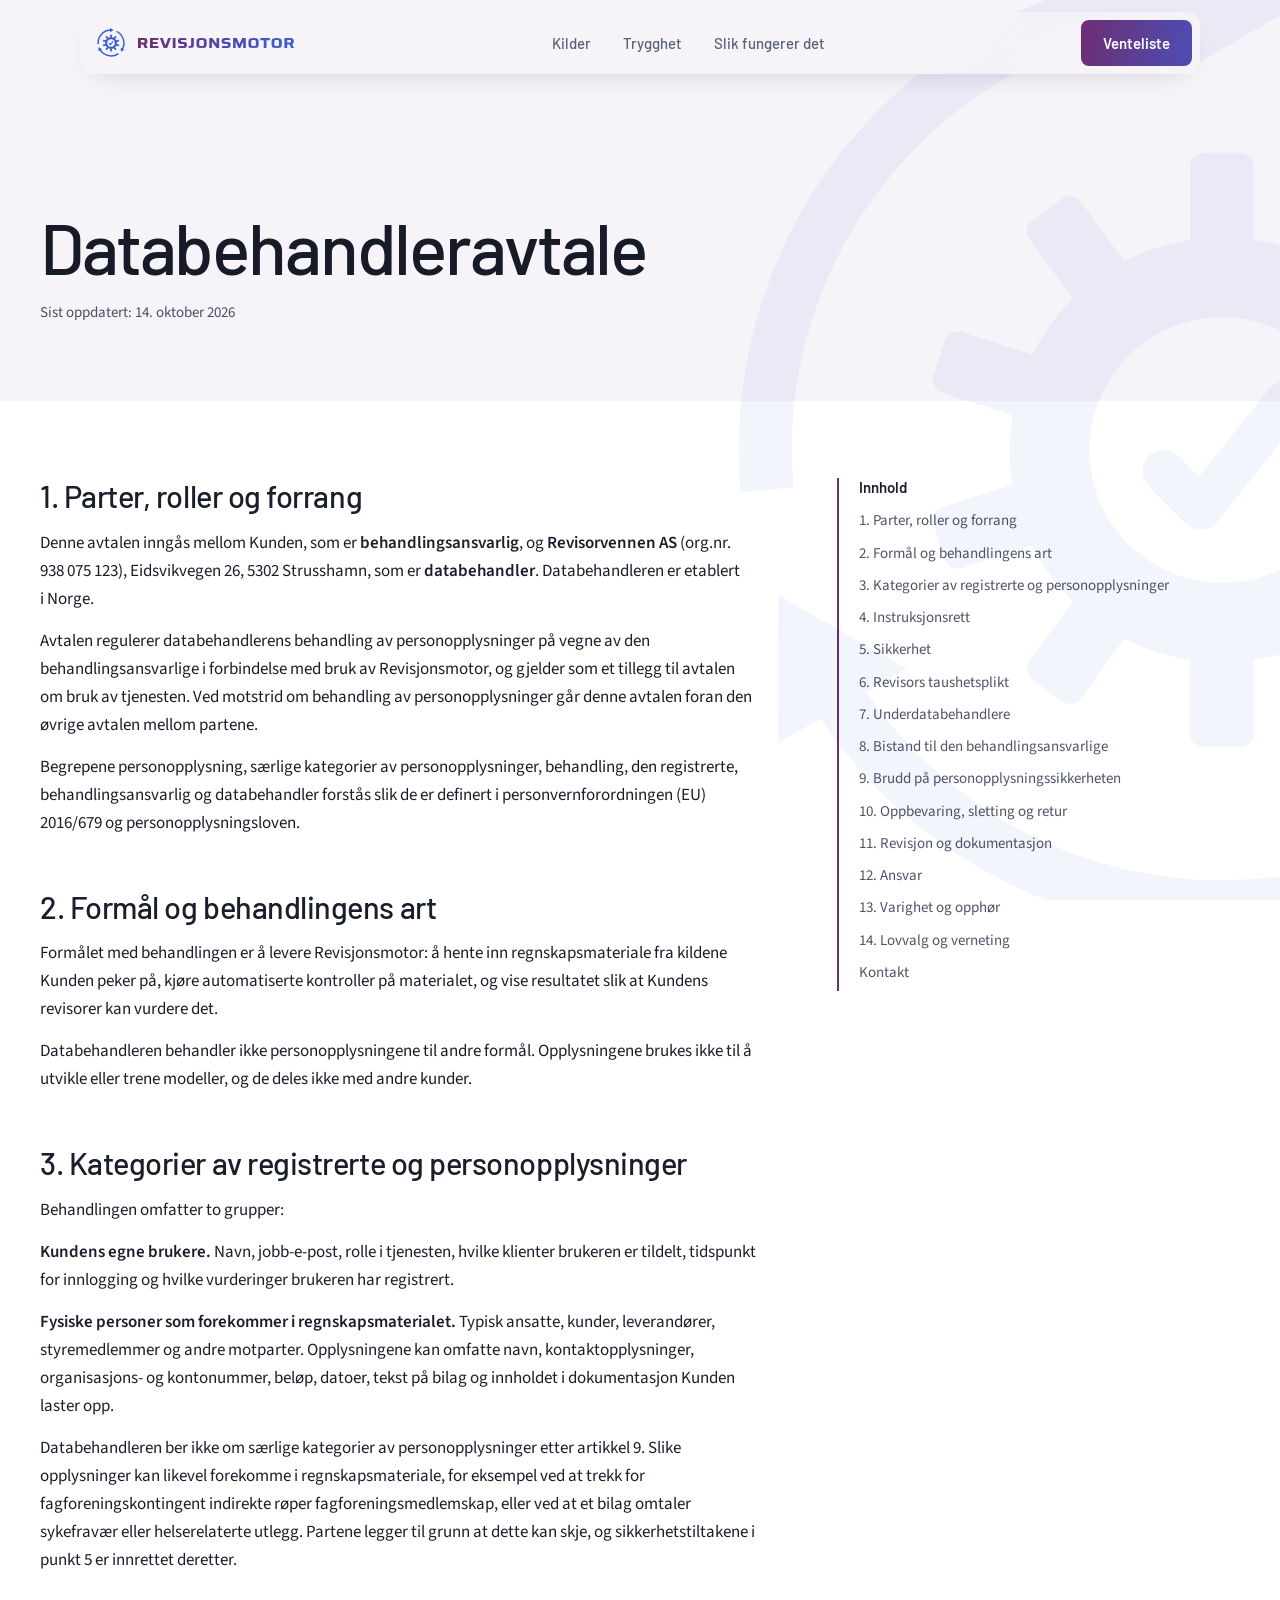
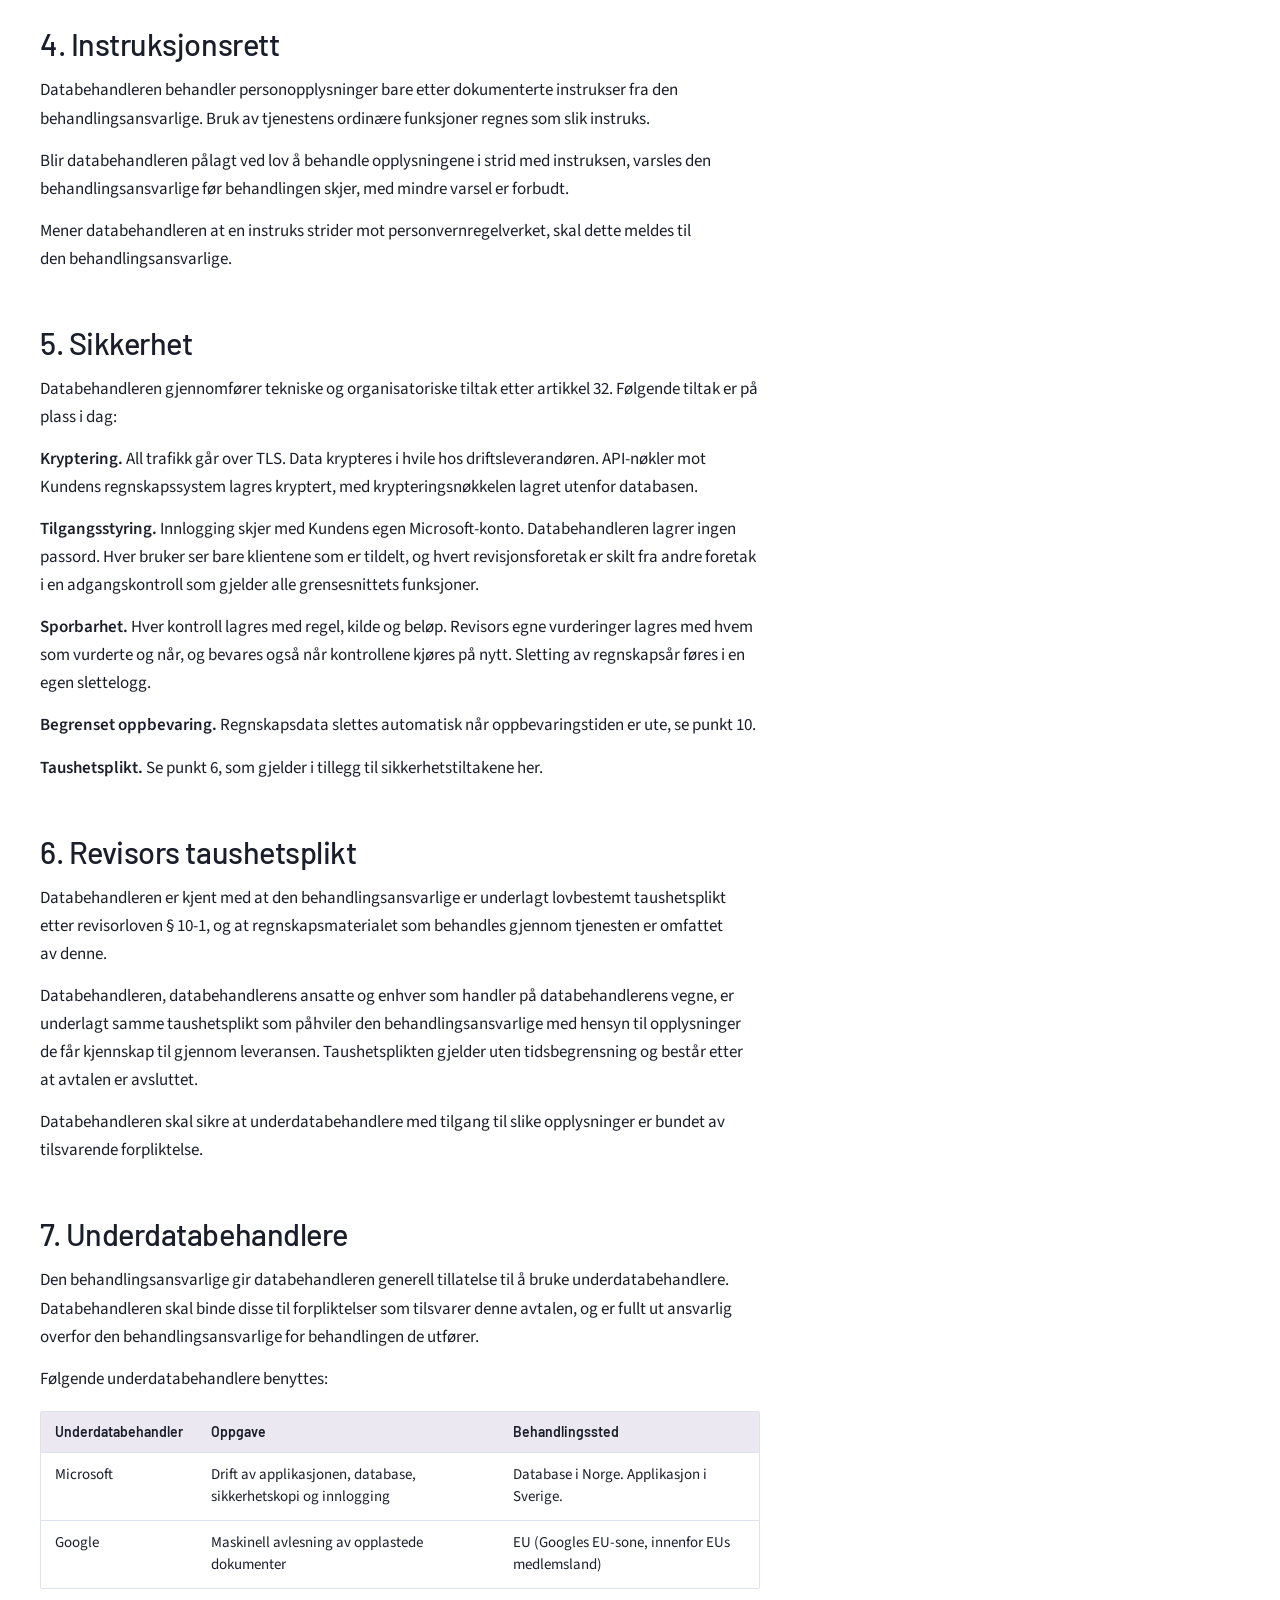
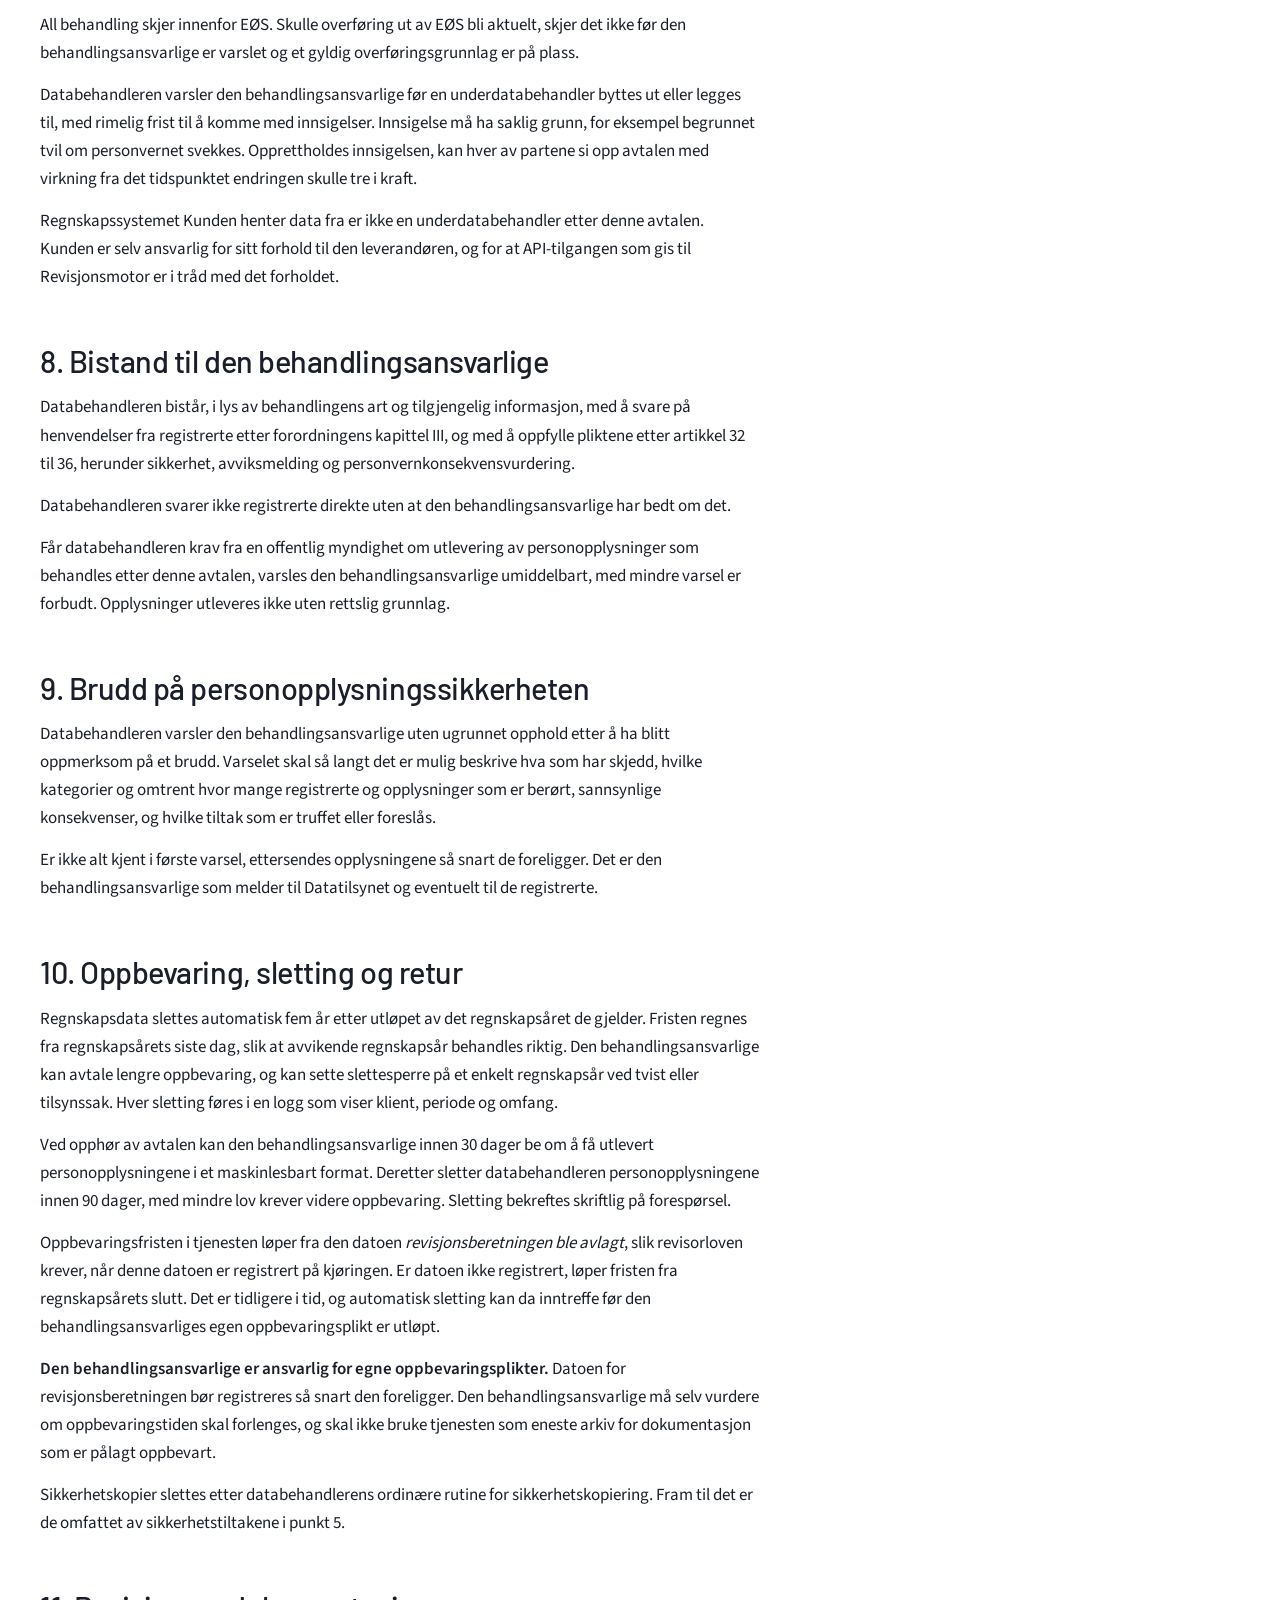
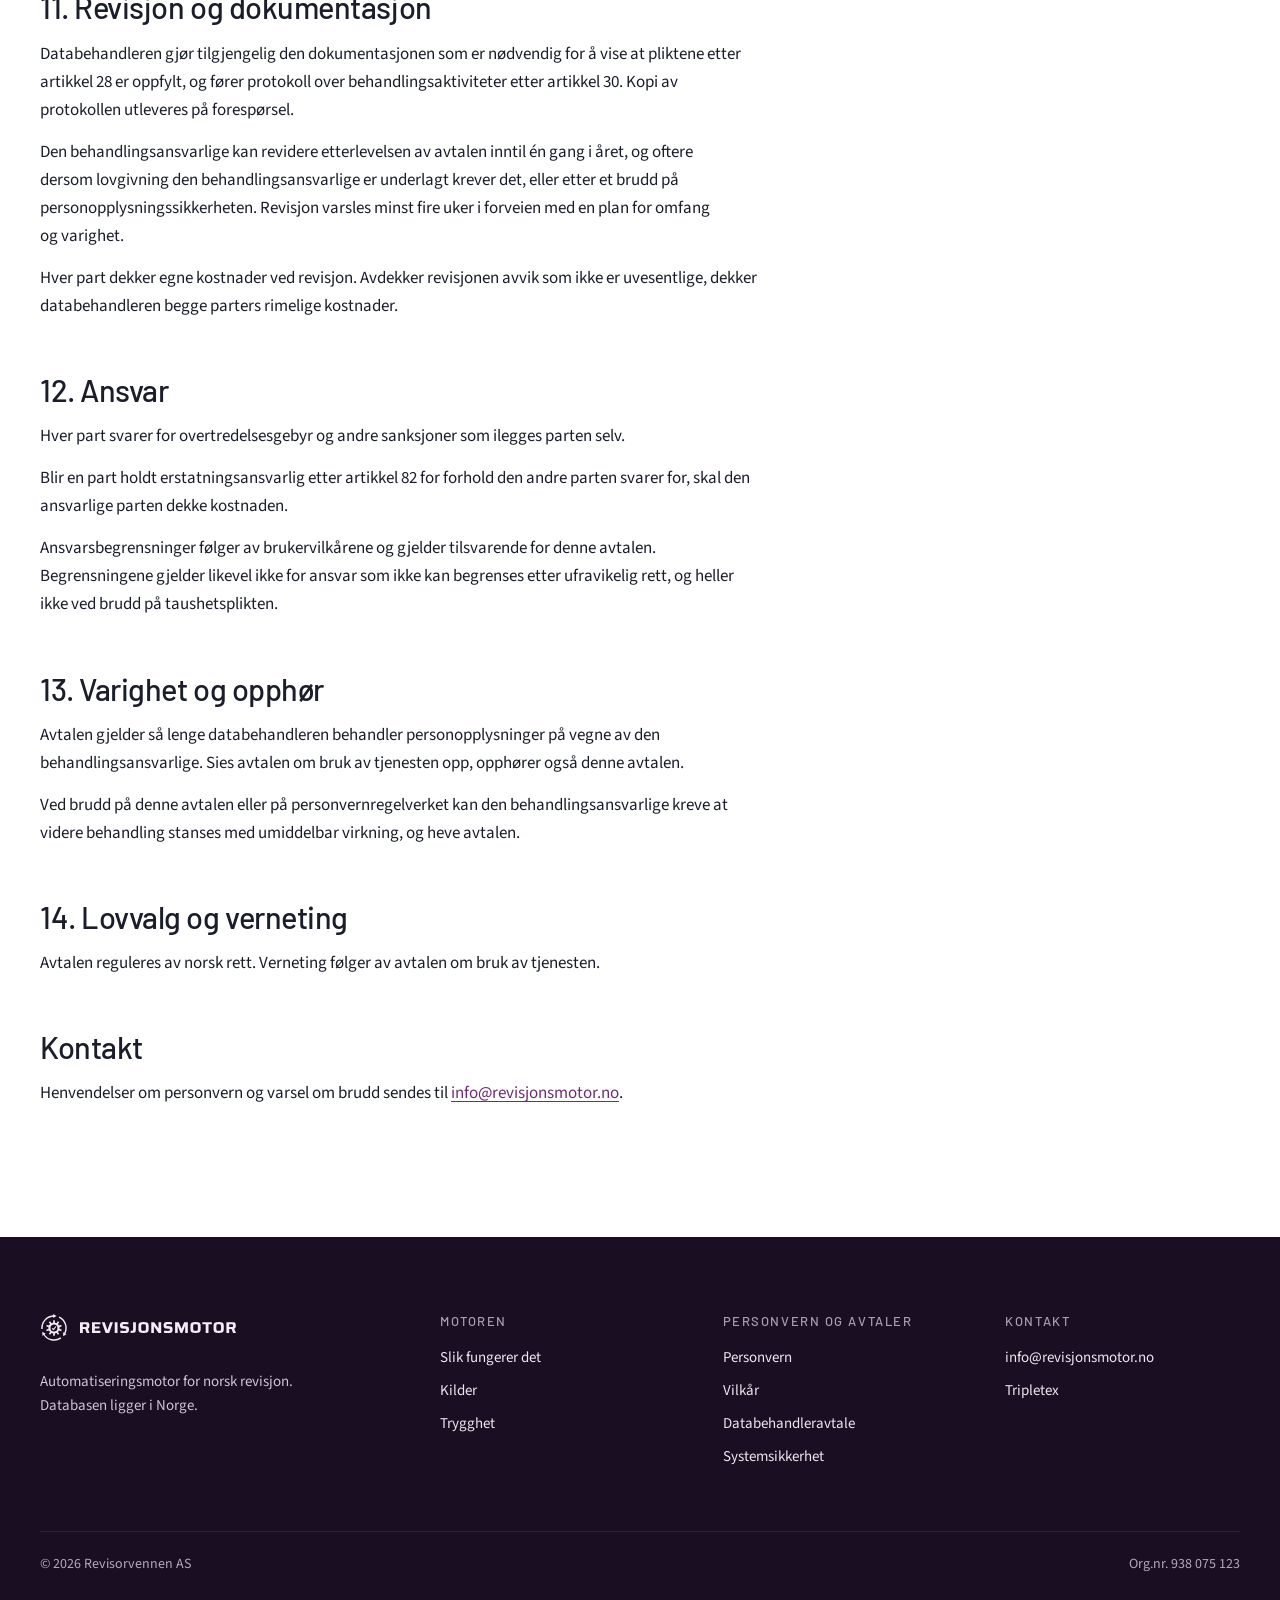
<file: databehandleravtale.html>
<!DOCTYPE html>
<html lang="nb">
<head>
<meta charset="utf-8">
<meta name="viewport" content="width=device-width, initial-scale=1">
<meta name="referrer" content="strict-origin-when-cross-origin">
<meta http-equiv="Content-Security-Policy" content="default-src 'self'; base-uri 'self'; img-src 'self' data:; style-src 'self' 'unsafe-inline'; font-src 'self'; script-src 'self'; form-action 'self' mailto:">
<title>Databehandleravtale | Revisjonsmotor</title>
<meta name="description" content="Databehandleravtale (DPA) for Revisjonsmotor: roller, sikkerhetstiltak, underdatabehandlere, sletting ved opphør og revisjon.">
<link rel="canonical" href="https://revisjonsmotor.no/databehandleravtale.html">
<meta name="theme-color" content="#6d2e72">
<meta property="og:type" content="website">
<meta property="og:locale" content="nb_NO">
<meta property="og:site_name" content="Revisjonsmotor">
<meta property="og:title" content="Databehandleravtale | Revisjonsmotor">
<meta property="og:description" content="Databehandleravtale (DPA) for Revisjonsmotor: roller, sikkerhetstiltak, underdatabehandlere, sletting ved opphør og revisjon.">
<meta property="og:url" content="https://revisjonsmotor.no/databehandleravtale.html">
<meta property="og:image" content="https://revisjonsmotor.no/og-image.png">
<meta property="og:image:width" content="1200">
<meta property="og:image:height" content="630">
<meta property="og:image:alt" content="Revisjonsmotor. Programmet gjør kontrollene. Revisor konkluderer.">
<meta name="twitter:card" content="summary_large_image">
<link rel="icon" href="favicon.svg" type="image/svg+xml">
<link rel="icon" href="favicon-32.png" sizes="32x32" type="image/png">
<link rel="apple-touch-icon" href="apple-touch-icon.png">
<link rel="preload" href="fonter/barlow-500.woff2" as="font" type="font/woff2" crossorigin>
<link rel="preload" href="fonter/source-sans-3.woff2" as="font" type="font/woff2" crossorigin>

<script src="js-klasse.js"></script>
<style>
@font-face{font-family:'Barlow';font-weight:300;font-style:normal;font-display:swap;src:url(fonter/barlow-300.woff2) format('woff2')}
@font-face{font-family:'Barlow';font-weight:400;font-style:normal;font-display:swap;src:url(fonter/barlow-400.woff2) format('woff2')}
@font-face{font-family:'Barlow';font-weight:500;font-style:normal;font-display:swap;src:url(fonter/barlow-500.woff2) format('woff2')}
@font-face{font-family:'Barlow';font-weight:600;font-style:normal;font-display:swap;src:url(fonter/barlow-600.woff2) format('woff2')}
@font-face{font-family:'Source Sans 3';font-weight:200 900;font-style:normal;font-display:swap;src:url(fonter/source-sans-3.woff2) format('woff2')}
@font-face{font-family:'Saira Motor';font-weight:700;font-style:normal;font-display:swap;src:url(fonter/saira-motor.woff2) format('woff2')}
html{scroll-behavior:smooth;scroll-padding-top:72px;-webkit-text-size-adjust:100%}
*{box-sizing:border-box}
body{margin:0;background:#1b0c1d;color:var(--rm-ink,#f3ecf4);font-family:'Source Sans 3',system-ui,-apple-system,'Segoe UI',sans-serif;font-size:17px;line-height:1.55;-webkit-font-smoothing:antialiased}
h1,h2,h3,h4,p,ul,ol,figure{margin:0;padding:0}
img,svg,canvas{display:block}
a{color:var(--rm-acc,#d3c0d5)}
a:hover{color:var(--rm-hi,#ffffff)}
::selection{background:var(--rm-acc,#d3c0d5);color:var(--rm-bg,#1b0c1d)}
:focus-visible{outline:2px solid var(--rm-acc,#d3c0d5);outline-offset:3px}
@media (prefers-reduced-motion:reduce){html{scroll-behavior:auto}*{transition:none!important}}
</style>
<style>:root{--rm-bg:#f6f4f9;--rm-hdr:rgba(246,244,249,.86);--rm-plum:#141f4d;--rm-panel:#ece8f2;--rm-ink:#171b27;--rm-hi:#0b0e17;--rm-mut:#4a5064;--rm-mut2:#5a6075;--rm-mut3:#585e72;--rm-acc:#6d2e72;--rm-lrgb:28,18,32;--rm-cta:#3a5fd9;--rm-ctaink:#ffffff;--rm-ctah:#4b70f0;--rm-lbg:#ffffff;--rm-link:#1a1e2a;--rm-lmut:#4f5466;--rm-lmut2:#61667a;--rm-lline:#dde2ee;--rm-lline2:#e9ecf4;--rm-brand:#6d2e72;--rm-okl:#1d7a46;--rm-ok:#1d7a46;--rm-chk:#a15c08;--rm-miss:#6f6676;--rm-pbg:linear-gradient(140deg,#2a1230 0%,#21173f 60%,#18204e 100%);--rm-pink:#ffffff;--rm-pmut:#e6dcea;--rm-pmut2:#cfc3d6;--rm-pcta:#3a5fd9;--rm-pctaink:#ffffff;--rm-pctah:#4b70f0;--rm-fbg:#1a0f22;--rm-fmut:#cfc3d6;--rm-flink:#efe6f1;--rm-navon:#1c1620;--rm-navoff:#5a6075;--rm-navu:rgba(28,18,32,.85);--rm-logol:none;--rm-logod:block;--rm-glowbg:radial-gradient(closest-side,rgba(109,46,114,.08),rgba(58,95,217,.06) 62%,rgba(58,95,217,0));--rm-accg:linear-gradient(100deg,#6d2e72 0%,#3a5fd9 100%);--rm-accgv:linear-gradient(180deg,#6d2e72 0%,#3a5fd9 100%);--rm-ctabg:linear-gradient(100deg,#6d2e72 0%,#3a5fd9 100%);--rm-ctabd:#3a5fd9;--rm-ctahbg:linear-gradient(100deg,#6d2e72 0%,#3a5fd9 100%);--rm-pctabg:linear-gradient(100deg,#6d2e72 0%,#3a5fd9 100%);--rm-pctabd:#3a5fd9;--rm-pctahbg:linear-gradient(100deg,#6d2e72 0%,#3a5fd9 100%);--rm-tg:linear-gradient(90deg,#6d2e72,#3a5fd9);--rm-tgf:transparent;--rm-ital:#6d2e72;--rm-alle:#6d2e72;--rm-ash:0 0 40px rgba(58,95,217,.16);--rm-chip:rgba(109,46,114,.08);--rm-hdrsh:0 10px 30px -18px rgba(28,18,32,.28);--rm-mkl:none;--rm-mkd:none;--rm-mka:none;--rm-mkb:none;--rm-mkc:none;--rm-mke:none;--rm-mkp2:none;--rm-mkp3:none;--rm-mkp4:none;--rm-mkp5:block;--rm-fhi:#ffffff;--rm-fline:rgba(255,255,255,.1)}
html{background:var(--rm-bg)}
body{background:var(--rm-bg)}
.sh{position:sticky;top:0;z-index:50;padding:12px clamp(10px,2.4vw,24px) 0}
.sh-indre{max-width:1120px;margin:0 auto;height:62px;padding:0 8px 0 16px;display:flex;align-items:center;gap:clamp(10px,2vw,24px);border-radius:14px;background:var(--rm-hdr);-webkit-backdrop-filter:saturate(140%) blur(16px);backdrop-filter:saturate(140%) blur(16px);box-shadow:var(--rm-hdrsh,0 12px 32px -14px rgba(0,0,0,.6))}
.sh-logo{display:flex;align-items:center;gap:12px;flex:none;text-decoration:none}
.sh-logo .merke{width:30px;height:30px;transition:transform 1100ms cubic-bezier(.23,1,.32,1)}
.sh-logo:hover .merke{transform:rotate(360deg)}
.sh-logo .ord{width:clamp(112px,22vw,156px);height:auto}
.sh-logo .ord-l{display:var(--rm-logol,block)}.sh-logo .ord-d{display:var(--rm-logod,none)}
.sh-nav{flex:1 1 auto;min-width:0;display:flex;flex-wrap:wrap;justify-content:center;align-items:center;column-gap:2px;height:40px;overflow:hidden;font:500 15px/20px 'Barlow',system-ui,sans-serif}
.sh-nav::before{content:"";width:0;height:40px}
.sh-nav a{padding:9px 15px;border-radius:8px;color:var(--rm-navoff);text-decoration:none;white-space:nowrap;transition:background-color 200ms ease,color 150ms ease}
.sh-nav a:hover{color:var(--rm-hi);background:rgba(var(--rm-lrgb),.06)}
.sh-nav a[aria-current=page]{color:var(--rm-navon);background:rgba(var(--rm-lrgb),.09)}
.sh-knapp{flex:none;display:inline-flex;align-items:center;height:46px;padding:0 22px;border-radius:8px;background:var(--rm-ctabg);background-size:160% 100%;color:var(--rm-ctaink);font:600 15px/1 'Barlow',system-ui,sans-serif;text-decoration:none;white-space:nowrap;transition:background-position 420ms cubic-bezier(.23,1,.32,1),transform 220ms cubic-bezier(.23,1,.32,1)}
.sh-knapp:hover{background-position:100% 0;transform:translateY(-1px);color:var(--rm-ctaink)}

.sf-ramme{max-width:1280px;margin:0 auto;padding:0 clamp(20px,4vw,40px)}
.sf-topp{padding:clamp(72px,9vw,136px) 0 clamp(56px,6vw,88px)}
.sf-kicker{display:flex;align-items:center;gap:14px;font:500 12px/1 'Barlow',system-ui,sans-serif;letter-spacing:.16em;text-transform:uppercase;color:var(--rm-mut2)}
.sf-kicker span{width:32px;height:1px;background:var(--rm-mut2)}
.sf-topp h1{margin-top:22px;max-width:16ch;font:500 clamp(44px,5.6vw,88px)/.98 'Barlow',system-ui,sans-serif;letter-spacing:-.03em;color:var(--rm-ink);text-wrap:balance}
.sf-ingress{margin-top:28px;max-width:52ch;font-size:clamp(17px,1.4vw,20px);line-height:1.55;color:var(--rm-ink);text-wrap:pretty}
.sf-hopp{display:flex;flex-wrap:wrap;gap:8px;margin-top:36px}
.sf-hopp a{padding:9px 14px;border-radius:8px;background:var(--rm-chip);color:var(--rm-ink);font:500 15px/1 'Barlow',system-ui,sans-serif;text-decoration:none;transition:background-color 200ms ease,color 150ms ease}
.sf-hopp a:hover{background:rgba(var(--rm-lrgb),.1);color:var(--rm-hi)}

.sf-seksjon{padding:clamp(88px,9vw,136px) 0;background:var(--rm-bg);color:var(--rm-ink)}
.sf-seksjon.lys{background:var(--rm-lbg);color:var(--rm-link);--rm-ink:var(--rm-link);--rm-hi:var(--rm-link);--rm-mut:var(--rm-lmut);--rm-acc:var(--rm-brand)}
.sf-h2{max-width:16ch;font:500 clamp(36px,4vw,60px)/1.04 'Barlow',system-ui,sans-serif;letter-spacing:-.025em;color:inherit;text-wrap:balance}
.sf-tekst{max-width:62ch;margin-top:28px}
.sf-tekst p{font-size:17px;line-height:1.65;text-wrap:pretty}
.sf-tekst p+p{margin-top:16px}
.sf-tekst strong{font-weight:600}
.sf-delt{display:flex;flex-wrap:wrap;gap:24px 80px;align-items:flex-start}
.sf-delt>.sf-h2{flex:5 1 320px}
.sf-delt>.sf-tekst{flex:7 1 480px;margin-top:0}
.sf-ital{font-family:'Iowan Old Style','Palatino Linotype',Palatino,'Book Antiqua',Georgia,serif;font-style:italic;font-weight:400;letter-spacing:-.01em;color:var(--rm-ital);background:var(--rm-tg,none);-webkit-background-clip:text;background-clip:text;-webkit-text-fill-color:var(--rm-tgf,currentColor)}

.sj{list-style:none;margin-top:clamp(40px,5vw,72px)}
.sj-steg{--p:0;display:grid;grid-template-columns:minmax(0,5fr) minmax(0,6fr);gap:clamp(32px,6vw,96px);align-items:center;padding:clamp(40px,5vw,64px) 0;border-top:1px solid rgba(var(--rm-lrgb),.12)}
.sj-steg.vist,html:not(.js) .sj-steg{--p:1}
.sj-hvem{display:block;margin-bottom:14px;font:700 14px/1 'Saira Motor','Barlow',sans-serif;letter-spacing:.02em;color:var(--rm-acc)}
.sj-hvem.revisor{font:600 14px/1 'Barlow',system-ui,sans-serif;letter-spacing:0;color:var(--rm-hi)}
.sj-tekst h3{font:500 clamp(30px,3vw,44px)/1.05 'Barlow',system-ui,sans-serif;letter-spacing:-.02em;color:var(--rm-ink)}
.sj-kort{margin-top:14px;max-width:42ch;font-size:18px;line-height:1.5;color:var(--rm-ink);text-wrap:pretty}
.sj-mer{margin-top:14px;max-width:46ch;font-size:16px;line-height:1.55;color:var(--rm-mut);text-wrap:pretty}
.sj-ramme{height:480px}
.sj-steg>*{min-width:0}

.sf-kilder{list-style:none;margin-top:clamp(36px,4vw,56px);border-top:1px solid var(--rm-lline)}
.sf-kilder li{display:flex;flex-wrap:wrap;align-items:baseline;gap:6px 32px;padding:22px 0;border-bottom:1px solid var(--rm-lline)}
.sf-kilder .navn{flex:0 0 260px;font:500 22px/1.2 'Barlow',system-ui,sans-serif;color:var(--rm-link)}
.sf-kilder .hva{flex:1 1 280px;font-size:16px;color:var(--rm-lmut)}
.sf-pil{display:inline-flex;align-items:center;gap:8px;color:var(--rm-brand);font:500 15px/1 'Barlow',system-ui,sans-serif;text-decoration:none}
.sf-pil:hover{color:var(--rm-link)}
.sf-seksjon:not(.lys) .sf-pil{color:var(--rm-acc)}
.sf-seksjon:not(.lys) .sf-pil:hover{color:var(--rm-hi)}

.sf-kontroller{display:grid;grid-template-columns:repeat(auto-fit,minmax(min(100%,440px),1fr));gap:16px;margin-top:clamp(36px,4vw,56px)}
.sf-kontroll{background:var(--rm-panel);border-radius:2px;padding:clamp(24px,2.6vw,36px)}
.sf-seksjon.lys .sf-kontroll{background:rgba(28,18,32,.045)}
.sf-kontroll.bred{grid-column:1/-1}
.sf-kontroll h3{font:500 clamp(24px,2.2vw,30px)/1.15 'Barlow',system-ui,sans-serif;letter-spacing:-.01em;color:var(--rm-ink)}
.sf-kontroll p{margin-top:12px;max-width:72ch;font-size:16px;line-height:1.6;color:var(--rm-ink);text-wrap:pretty}
.sf-kontroll ol{margin:14px 0 0;padding-left:22px;max-width:72ch}
.sf-kontroll li{margin-top:10px;font-size:16px;line-height:1.6;color:var(--rm-ink)}
.sf-kontroll li::marker{color:var(--rm-acc);font-weight:600}

.sf-slutt{background:var(--rm-pbg);padding:clamp(88px,10vw,152px) 0 clamp(72px,8vw,112px)}

@media (max-width:860px){
  .sj-steg{grid-template-columns:1fr}
  .sj-ramme{height:440px;--hn:118px;--fl:92px}
  .sj-smal-skjul{display:none!important}
  .sj-boks{padding:14px 12px!important;gap:8px!important;font-size:18px!important}
  .sf-kilder .navn{flex-basis:100%}
}

.kt-ramme{position:relative;z-index:1;max-width:1280px;margin:0 auto;padding:0 clamp(20px,4vw,40px);display:flex;flex-wrap:wrap;align-items:flex-end;gap:32px 80px}
.kt-tittel{flex:7 1 480px;min-width:0;max-width:12ch;font:500 clamp(44px,5.6vw,88px)/.98 'Barlow',system-ui,sans-serif;letter-spacing:-.03em;color:var(--rm-pink,#fff);text-wrap:balance}
.kt-h{flex:5 1 340px;min-width:0;max-width:460px}
.kt-ingress{font-size:18px;line-height:1.55;color:var(--rm-pmut,#e3d6e4);text-wrap:pretty}
.kt-h .knapp-fade{margin-top:28px}
.kt-epost{margin-top:22px;font-size:15px;line-height:1.5;color:var(--rm-pmut2,#cdbcd0)}
.knapp-fade{display:inline-flex;align-items:center;gap:10px;height:52px;padding:0 24px;border:0;border-radius:8px;cursor:pointer;background:var(--rm-pctabg,#fff);background-size:160% 100%;background-position:0 0;color:var(--rm-pctaink,#6d2e72);font:600 16px/1 'Barlow',system-ui,sans-serif;text-decoration:none;white-space:nowrap;transition:background-position 420ms cubic-bezier(.23,1,.32,1),transform 220ms cubic-bezier(.23,1,.32,1),filter 200ms ease}
.knapp-fade:hover{background-position:100% 0;transform:translateY(-1px);filter:brightness(1.06);color:var(--rm-pctaink,#6d2e72)}

.ft{background:var(--rm-fbg,#311533);color:var(--rm-fmut,#cdbcd0)}
.ft-ramme{max-width:1280px;margin:0 auto;padding:0 clamp(20px,4vw,40px)}
.ft-rad{display:grid;grid-template-columns:minmax(240px,1.5fr) repeat(3,minmax(150px,1fr));gap:40px 48px;padding:clamp(56px,6vw,88px) 0 clamp(44px,5vw,64px)}
.ft-logo{display:inline-flex;align-items:center;gap:12px;text-decoration:none}
.ft-logo img{width:28px;height:28px}
.ft-logo .ft-ord{width:156px;height:auto}
.ft-merke p{margin-top:20px;font-size:15px;line-height:1.6}
.ft-kol{display:flex;flex-direction:column;gap:12px}
.ft-kol h3{margin-bottom:6px;font:500 13px/1.2 'Barlow',system-ui,sans-serif;letter-spacing:.12em;text-transform:uppercase;color:var(--rm-fmut,#cdbcd0);opacity:.8}
.ft-kol a{width:fit-content;color:var(--rm-flink,#e7dbe8);text-decoration:none;font-size:15px;line-height:1.4;transition:color 150ms ease}
.ft-kol a:hover{color:var(--rm-fhi,#fff);text-decoration:underline;text-underline-offset:4px}
.ft-bunn{display:flex;flex-wrap:wrap;justify-content:space-between;gap:8px 24px;padding:22px 0 36px;border-top:1px solid var(--rm-fline,rgba(255,255,255,.1));font-size:14px;opacity:.85}
@media (max-width:900px){.ft-rad{grid-template-columns:1fr 1fr}.ft-merke{grid-column:1/-1}}
@media (max-width:520px){.ft-rad{grid-template-columns:1fr}}

/* Knappene glir mellom plomme og kobolt når musa er over */
#dc-rot header a[href="#kontakt"], #topp a[href="#kontakt"]{background-size:160% 100%!important;transition:background-position 420ms cubic-bezier(.23,1,.32,1),transform 220ms cubic-bezier(.23,1,.32,1),filter 200ms ease!important}
#dc-rot header a[href="#kontakt"]:hover, #topp a[href="#kontakt"]:hover{background-position:100% 0!important}
@media (prefers-reduced-motion:reduce){.knapp-fade{transition:none}}

.mm-knapp{display:none;flex:none;align-items:center;justify-content:center;width:44px;height:44px;border:0;border-radius:8px;background:transparent;color:var(--rm-ink);cursor:pointer;transition:background-color 150ms ease}
.mm-knapp:hover,.mm-knapp[aria-expanded=true]{background:rgba(var(--rm-lrgb),.08)}
.mm-panel{position:absolute;left:clamp(10px,2.4vw,24px);right:clamp(10px,2.4vw,24px);top:80px;z-index:60;display:flex;flex-direction:column;padding:10px;border-radius:14px;background:var(--rm-lbg,#fff);box-shadow:0 18px 40px -18px rgba(28,18,32,.45)}
.mm-panel[hidden]{display:none}
.mm-panel a{padding:14px 16px;border-radius:8px;color:var(--rm-link,#1f1b26);font:500 18px/1.2 'Barlow',system-ui,sans-serif;text-decoration:none}
.mm-panel a:hover,.mm-panel a:focus-visible{background:rgba(28,18,32,.06)}
@media (max-width:760px){
  .mm-knapp{display:inline-flex}
  .sh-nav,#dc-rot header nav[aria-label=Hovedmeny]{display:none!important}
  .sh-indre,#dc-rot header>div{gap:8px!important;padding:0 6px 0 12px!important}
  .sh-knapp,#dc-rot header a[href="#kontakt"]{padding:0 16px!important;height:42px!important}
  .sh-logo{margin-right:auto}
}
@media (max-width:360px){.sh-logo .ord,#dc-rot header a[aria-label] img[width="168"]{width:96px!important}}

main [id]{scroll-margin-top:96px}
.anim{--p:0}
.anim.vist,html:not(.js) .anim{--p:1}
.anim.nullstill,.anim.nullstill *{transition:none!important}
.panel-ramme{height:530px;min-width:0}
.hvem{display:inline-block;font:700 14px/1 'Saira Motor','Barlow',sans-serif;letter-spacing:.02em;color:var(--rm-acc)}
.hvem.revisor{font:600 14px/1 'Barlow',system-ui,sans-serif;letter-spacing:0;color:var(--rm-hi)}
.knapp-rolig{display:inline-flex;align-items:center;gap:8px;height:52px;padding:0 24px;border:0;border-radius:8px;background:rgba(var(--rm-lrgb),.07);color:var(--rm-ink);font:600 16px/1 'Barlow',system-ui,sans-serif;cursor:pointer;transition:background-color 150ms ease,transform 150ms ease}
.knapp-rolig:hover{background:rgba(var(--rm-lrgb),.12)}
.knapp-rolig:active{transform:scale(.97)}
.knapp-rolig:disabled{opacity:.4;cursor:default}
/* På smale skjermer vokser panelet med innholdet, så ingen tekst klippes bort. Prikkene i Sorterer har et tak (--pm). */
@media (max-width:860px){.panel-ramme{display:grid;height:auto;min-height:440px;--hn:118px;--fl:92px;--pm:228px}.sj-smal-skjul{display:none!important}.sj-boks{padding:14px 12px!important;gap:8px!important;font-size:18px!important}}

.sh{position:sticky}
.sf-kontroll{border-radius:2px}

.sf-topp h1{overflow-wrap:break-word}
@media (max-width:520px){.sf-topp h1{font-size:clamp(28px,9.4vw,44px)}}
.fs-dato{margin-top:20px;font-size:15px;color:var(--rm-mut)}
.fs-jur{padding-top:clamp(56px,6vw,88px)}
.fs-rute{display:grid;grid-template-columns:minmax(0,720px) minmax(0,1fr);gap:clamp(40px,6vw,96px);align-items:start}
.fs-tekst{min-width:0}
.fs-tekst h2{margin:52px 0 14px;font:500 clamp(24px,2.4vw,32px)/1.18 'Barlow',system-ui,sans-serif;letter-spacing:-.015em;color:var(--rm-hi);text-wrap:balance;scroll-margin-top:96px}
.fs-tekst h2:first-child{margin-top:0}
.fs-tekst h2,.fs-tekst h3{overflow-wrap:break-word}
@media (max-width:520px){.fs-tekst h2{font-size:clamp(20px,6.6vw,24px)}}
.fs-tekst p,.fs-tekst li{font-size:17px;line-height:1.65;text-wrap:pretty}
.fs-tekst p{margin:0 0 14px}
.fs-tekst ul,.fs-tekst ol{margin:0 0 16px;padding-left:1.25em}
.fs-tekst li+li{margin-top:6px}
.fs-tekst a{color:var(--rm-brand);text-decoration:underline;text-underline-offset:3px;overflow-wrap:anywhere}
.fs-tekst a:hover{color:var(--rm-link)}
.fs-tekst strong{font-weight:600}
.tabell-ramme{margin:18px 0 22px;overflow-x:auto;border:1px solid var(--rm-lline);border-radius:2px;background:var(--rm-lbg)}
.tabell-ramme table{width:100%;border-collapse:collapse;font-size:15px;line-height:1.5}
.tabell-ramme th{text-align:left;font:600 14px/1.3 'Barlow',system-ui,sans-serif;background:var(--rm-panel);color:var(--rm-hi)}
.tabell-ramme th,.tabell-ramme td{padding:11px 14px;border-bottom:1px solid var(--rm-lline);vertical-align:top}
.tabell-ramme tr:last-child td{border-bottom:0}
.fs-innhold{position:sticky;top:104px;border-left:2px solid var(--rm-brand);padding:2px 0 2px 20px}
.fs-innhold b{display:block;margin-bottom:10px;font:600 15px/1 'Barlow',system-ui,sans-serif;color:var(--rm-hi)}
.fs-innhold ol{list-style:none;margin:0;padding:0}
.fs-innhold a{display:block;padding:6px 0;font-size:15px;line-height:1.35;color:var(--rm-lmut);text-decoration:none;transition:color 150ms ease}
.fs-innhold a:hover{color:var(--rm-brand)}
@media (max-width:900px){.fs-rute{grid-template-columns:minmax(0,1fr)}.fs-innhold{display:none}}
.fs-lockup{display:flex;flex-wrap:wrap;align-items:center;gap:20px 28px}
.fs-rm{display:inline-flex;align-items:center;gap:12px}
.fs-rm .m{width:44px;height:44px}
.fs-rm .o{width:230px;height:auto}
.fs-skille{width:1px;height:44px;background:var(--rm-lline)}
.fs-ttx{width:auto;height:46px}
.fs-merknad{margin-top:22px;font-size:14px;color:var(--rm-lmut)}
.fs-merknad a{color:inherit;text-decoration:underline;text-underline-offset:3px}
.fs-kort-seksjon{padding:clamp(48px,5vw,72px) 0}
.sf-kontroll .hvem{margin-bottom:12px}
.sf-kontroll p+p{margin-top:12px}
@media (max-width:420px){.fs-rm .o{width:180px}.fs-skille{display:none}}

.vm-lag{position:fixed;inset:0;pointer-events:none;z-index:40;overflow:hidden;mix-blend-mode:multiply;opacity:var(--vmv,1);transition:opacity .4s ease}
.vm{position:absolute;aspect-ratio:1/1;height:min(118vh,1300px);right:calc(46vw - min(118vh,1300px));top:50%;transform:translateY(-50%);opacity:.06}
.vm-pil,.vm-gir{transform-box:view-box;transform-origin:50px 50px}
.vm-pil{transform:rotate(var(--vmrot,0deg))}
.vm-gir{transform:rotate(calc(var(--vmrot,0deg) * -0.6))}
@media (max-width:700px){.vm{height:92vh;right:calc(45vw - 92vh)}}
</style>
</head>
<body>
<header class="sh"><div class="sh-indre">
  <a class="sh-logo" href="index.html" aria-label="Revisjonsmotor, forsiden"><img class="merke" src="[data-uri]" alt="" width="30" height="30"><img class="ord ord-l" src="[data-uri]" alt="" width="168" height="11"><img class="ord ord-d" src="[data-uri]" alt="" width="168" height="11"></a>
  <nav class="sh-nav" aria-label="Hovedmeny"><a href="index.html#kilder">Kilder</a><a href="index.html#trygghet">Trygghet</a><a href="slik-fungerer-det.html">Slik fungerer det</a></nav>
  <button type="button" class="mm-knapp" aria-expanded="false" aria-controls="mm-panel" aria-label="Meny"><svg viewBox="0 0 24 24" width="22" height="22" aria-hidden="true"><path d="M4 7h16M4 12h16M4 17h16" fill="none" stroke="currentColor" stroke-width="1.8" stroke-linecap="round"></path></svg></button>
  <a class="sh-knapp" href="index.html#kontakt">Venteliste</a>
</div><div id="mm-panel" class="mm-panel" hidden><a href="index.html#kilder">Kilder</a><a href="index.html#trygghet">Trygghet</a><a href="slik-fungerer-det.html">Slik fungerer det</a></div></header>
<main>
<section class="sf-topp"><div class="sf-ramme">
  <h1>Databehandleravtale</h1>
  <p class="fs-dato">Sist oppdatert: 14. oktober 2026</p>
</div></section>
<section class="sf-seksjon lys fs-jur"><div class="sf-ramme"><div class="fs-rute"><article class="fs-tekst"><h2 id="1-parter-roller-og-forrang">1. Parter, roller og forrang</h2>
    <p>Denne avtalen inngås mellom Kunden, som er <strong>behandlingsansvarlig</strong>, og
      <strong>Revisorvennen AS</strong> (org.nr. 938 075 123), Eidsvikvegen 26, 5302 Strusshamn,
      som er <strong>databehandler</strong>. Databehandleren er etablert i Norge.</p>
    <p>Avtalen regulerer databehandlerens behandling av personopplysninger på vegne av den
      behandlingsansvarlige i forbindelse med bruk av Revisjonsmotor, og gjelder som et tillegg til
      avtalen om bruk av tjenesten. Ved motstrid om behandling av personopplysninger går denne
      avtalen foran den øvrige avtalen mellom partene.</p>
    <p>Begrepene personopplysning, særlige kategorier av personopplysninger, behandling, den
      registrerte, behandlingsansvarlig og databehandler forstås slik de er definert i
      personvernforordningen (EU) 2016/679 og personopplysningsloven.</p>

    <h2 id="2-formal-og-behandlingens-art">2. Formål og behandlingens art</h2>
    <p>Formålet med behandlingen er å levere Revisjonsmotor: å hente inn regnskapsmateriale fra
      kildene Kunden peker på, kjøre automatiserte kontroller på materialet, og vise resultatet slik
      at Kundens revisorer kan vurdere det.</p>
    <p>Databehandleren behandler ikke personopplysningene til andre formål. Opplysningene brukes ikke
      til å utvikle eller trene modeller, og de deles ikke med andre kunder.</p>

    <h2 id="3-kategorier-av-registrerte-og-personopplysninge">3. Kategorier av registrerte og personopplysninger</h2>
    <p>Behandlingen omfatter to grupper:</p>
    <p><strong>Kundens egne brukere.</strong> Navn, jobb-e-post, rolle i tjenesten, hvilke klienter
      brukeren er tildelt, tidspunkt for innlogging og hvilke vurderinger brukeren har registrert.</p>
    <p><strong>Fysiske personer som forekommer i regnskapsmaterialet.</strong> Typisk ansatte,
      kunder, leverandører, styremedlemmer og andre motparter. Opplysningene kan omfatte navn,
      kontaktopplysninger, organisasjons- og kontonummer, beløp, datoer, tekst på bilag og innholdet
      i dokumentasjon Kunden laster opp.</p>
    <p>Databehandleren ber ikke om særlige kategorier av personopplysninger etter artikkel 9. Slike
      opplysninger kan likevel forekomme i regnskapsmateriale, for eksempel ved at trekk for
      fagforeningskontingent indirekte røper fagforeningsmedlemskap, eller ved at et bilag omtaler
      sykefravær eller helserelaterte utlegg. Partene legger til grunn at dette kan skje, og
      sikkerhetstiltakene i punkt 5 er innrettet deretter.</p>

    <h2 id="4-instruksjonsrett">4. Instruksjonsrett</h2>
    <p>Databehandleren behandler personopplysninger bare etter dokumenterte instrukser fra den
      behandlingsansvarlige. Bruk av tjenestens ordinære funksjoner regnes som slik instruks.</p>
    <p>Blir databehandleren pålagt ved lov å behandle opplysningene i strid med instruksen, varsles
      den behandlingsansvarlige før behandlingen skjer, med mindre varsel er forbudt.</p>
    <p>Mener databehandleren at en instruks strider mot personvernregelverket, skal dette meldes til
      den behandlingsansvarlige.</p>

    <h2 id="5-sikkerhet">5. Sikkerhet</h2>
    <p>Databehandleren gjennomfører tekniske og organisatoriske tiltak etter artikkel 32. Følgende
      tiltak er på plass i dag:</p>
    <p><strong>Kryptering.</strong> All trafikk går over TLS. Data krypteres i hvile hos
      driftsleverandøren. API-nøkler mot Kundens regnskapssystem lagres kryptert, med
      krypteringsnøkkelen lagret utenfor databasen.</p>
    <p><strong>Tilgangsstyring.</strong> Innlogging skjer med Kundens egen Microsoft-konto.
      Databehandleren lagrer ingen passord. Hver bruker ser bare klientene som er tildelt, og hvert
      revisjonsforetak er skilt fra andre foretak i en adgangskontroll som gjelder alle
      grensesnittets funksjoner.</p>
    <p><strong>Sporbarhet.</strong> Hver kontroll lagres med regel, kilde og beløp. Revisors egne
      vurderinger lagres med hvem som vurderte og når, og bevares også når kontrollene kjøres på
      nytt. Sletting av regnskapsår føres i en egen slettelogg.</p>
    <p><strong>Begrenset oppbevaring.</strong> Regnskapsdata slettes automatisk når oppbevaringstiden
      er ute, se punkt 10.</p>
    <p><strong>Taushetsplikt.</strong> Se punkt 6, som gjelder i tillegg til
      sikkerhetstiltakene her.</p>

    <h2 id="6-revisors-taushetsplikt">6. Revisors taushetsplikt</h2>
    <p>Databehandleren er kjent med at den behandlingsansvarlige er underlagt lovbestemt taushetsplikt
      etter revisorloven § 10-1, og at regnskapsmaterialet som behandles gjennom tjenesten er omfattet
      av denne.</p>
    <p>Databehandleren, databehandlerens ansatte og enhver som handler på databehandlerens vegne, er
      underlagt samme taushetsplikt som påhviler den behandlingsansvarlige med hensyn til opplysninger
      de får kjennskap til gjennom leveransen. Taushetsplikten gjelder uten tidsbegrensning og består
      etter at avtalen er avsluttet.</p>
    <p>Databehandleren skal sikre at underdatabehandlere med tilgang til slike opplysninger er bundet
      av tilsvarende forpliktelse.</p>

    <h2 id="7-underdatabehandlere">7. Underdatabehandlere</h2>
    <p>Den behandlingsansvarlige gir databehandleren generell tillatelse til å bruke
      underdatabehandlere. Databehandleren skal binde disse til forpliktelser som tilsvarer denne
      avtalen, og er fullt ut ansvarlig overfor den behandlingsansvarlige for behandlingen de
      utfører.</p>
    <p>Følgende underdatabehandlere benyttes:</p>
    <div class="tabell-ramme"><table class="legal-tabell">
      <thead><tr><th>Underdatabehandler</th><th>Oppgave</th><th>Behandlingssted</th></tr></thead>
      <tbody>
        <tr>
          <td>Microsoft</td>
          <td>Drift av applikasjonen, database, sikkerhetskopi og innlogging</td>
          <td>Database i Norge. Applikasjon i Sverige.</td>
        </tr>
        <tr>
          <td>Google</td>
          <td>Maskinell avlesning av opplastede dokumenter</td>
          <td>EU (Googles EU-sone, innenfor EUs medlemsland)</td>
        </tr>
      </tbody>
    </table></div>
    <p>All behandling skjer innenfor EØS. Skulle overføring ut av EØS bli aktuelt, skjer det ikke før
      den behandlingsansvarlige er varslet og et gyldig overføringsgrunnlag er på plass.</p>
    <p>Databehandleren varsler den behandlingsansvarlige før en underdatabehandler byttes ut eller
      legges til, med rimelig frist til å komme med innsigelser. Innsigelse må ha saklig grunn, for
      eksempel begrunnet tvil om personvernet svekkes. Opprettholdes innsigelsen, kan hver av partene
      si opp avtalen med virkning fra det tidspunktet endringen skulle tre i kraft.</p>
    <p>Regnskapssystemet Kunden henter data fra er ikke en underdatabehandler etter denne avtalen.
      Kunden er selv ansvarlig for sitt forhold til den leverandøren, og for at API-tilgangen som
      gis til Revisjonsmotor er i tråd med det forholdet.</p>

    <h2 id="8-bistand-til-den-behandlingsansvarlige">8. Bistand til den behandlingsansvarlige</h2>
    <p>Databehandleren bistår, i lys av behandlingens art og tilgjengelig informasjon, med å svare på
      henvendelser fra registrerte etter forordningens kapittel III, og med å oppfylle pliktene etter
      artikkel 32 til 36, herunder sikkerhet, avviksmelding og personvernkonsekvensvurdering.</p>
    <p>Databehandleren svarer ikke registrerte direkte uten at den behandlingsansvarlige har bedt om
      det.</p>
    <p>Får databehandleren krav fra en offentlig myndighet om utlevering av personopplysninger som
      behandles etter denne avtalen, varsles den behandlingsansvarlige umiddelbart, med mindre varsel
      er forbudt. Opplysninger utleveres ikke uten rettslig grunnlag.</p>

    <h2 id="9-brudd-pa-personopplysningssikkerheten">9. Brudd på personopplysningssikkerheten</h2>
    <p>Databehandleren varsler den behandlingsansvarlige uten ugrunnet opphold etter å ha blitt
      oppmerksom på et brudd. Varselet skal så langt det er mulig beskrive hva som har skjedd, hvilke
      kategorier og omtrent hvor mange registrerte og opplysninger som er berørt, sannsynlige
      konsekvenser, og hvilke tiltak som er truffet eller foreslås.</p>
    <p>Er ikke alt kjent i første varsel, ettersendes opplysningene så snart de foreligger. Det er den
      behandlingsansvarlige som melder til Datatilsynet og eventuelt til de registrerte.</p>

    <h2 id="10-oppbevaring-sletting-og-retur">10. Oppbevaring, sletting og retur</h2>
    <p>Regnskapsdata slettes automatisk fem år etter utløpet av det regnskapsåret de gjelder.
      Fristen regnes fra regnskapsårets siste dag, slik at avvikende regnskapsår behandles riktig.
      Den behandlingsansvarlige kan avtale lengre oppbevaring, og kan sette slettesperre på et
      enkelt regnskapsår ved tvist eller tilsynssak. Hver sletting føres i en logg som viser klient,
      periode og omfang.</p>
    <p>Ved opphør av avtalen kan den behandlingsansvarlige innen 30 dager be om å få utlevert
      personopplysningene i et maskinlesbart format. Deretter sletter databehandleren
      personopplysningene innen 90 dager, med mindre lov krever videre oppbevaring. Sletting
      bekreftes skriftlig på forespørsel.</p>
    <p>Oppbevaringsfristen i tjenesten løper fra den datoen <em>revisjonsberetningen ble avlagt</em>,
      slik revisorloven krever, når denne datoen er registrert på kjøringen. Er datoen ikke
      registrert, løper fristen fra regnskapsårets slutt. Det er tidligere i tid, og automatisk
      sletting kan da inntreffe før den behandlingsansvarliges egen oppbevaringsplikt er utløpt.</p>
    <p><strong>Den behandlingsansvarlige er ansvarlig for egne oppbevaringsplikter.</strong>
      Datoen for revisjonsberetningen bør registreres så snart den foreligger. Den
      behandlingsansvarlige må selv vurdere om oppbevaringstiden skal forlenges, og skal ikke bruke
      tjenesten som eneste arkiv for dokumentasjon som er pålagt oppbevart.</p>
    <p>Sikkerhetskopier slettes etter databehandlerens ordinære rutine for sikkerhetskopiering.
      Fram til det er de omfattet av sikkerhetstiltakene i punkt 5.</p>

    <h2 id="11-revisjon-og-dokumentasjon">11. Revisjon og dokumentasjon</h2>
    <p>Databehandleren gjør tilgjengelig den dokumentasjonen som er nødvendig for å vise at pliktene
      etter artikkel 28 er oppfylt, og fører protokoll over behandlingsaktiviteter etter artikkel 30.
      Kopi av protokollen utleveres på forespørsel.</p>
    <p>Den behandlingsansvarlige kan revidere etterlevelsen av avtalen inntil én gang i året, og
      oftere dersom lovgivning den behandlingsansvarlige er underlagt krever det, eller etter et
      brudd på personopplysningssikkerheten. Revisjon varsles minst fire uker i forveien med en plan
      for omfang og varighet.</p>
    <p>Hver part dekker egne kostnader ved revisjon. Avdekker revisjonen avvik som ikke er
      uvesentlige, dekker databehandleren begge parters rimelige kostnader.</p>

    <h2 id="12-ansvar">12. Ansvar</h2>
    <p>Hver part svarer for overtredelsesgebyr og andre sanksjoner som ilegges parten selv.</p>
    <p>Blir en part holdt erstatningsansvarlig etter artikkel 82 for forhold den andre parten svarer
      for, skal den ansvarlige parten dekke kostnaden.</p>
    <p>Ansvarsbegrensninger følger av brukervilkårene og gjelder tilsvarende for denne avtalen.
      Begrensningene gjelder likevel ikke for ansvar som ikke kan begrenses etter ufravikelig rett,
      og heller ikke ved brudd på taushetsplikten.</p>

    <h2 id="13-varighet-og-opphor">13. Varighet og opphør</h2>
    <p>Avtalen gjelder så lenge databehandleren behandler personopplysninger på vegne av den
      behandlingsansvarlige. Sies avtalen om bruk av tjenesten opp, opphører også denne avtalen.</p>
    <p>Ved brudd på denne avtalen eller på personvernregelverket kan den behandlingsansvarlige kreve
      at videre behandling stanses med umiddelbar virkning, og heve avtalen.</p>

    <h2 id="14-lovvalg-og-verneting">14. Lovvalg og verneting</h2>
    <p>Avtalen reguleres av norsk rett. Verneting følger av avtalen om bruk av tjenesten.</p>

    <h2 id="kontakt">Kontakt</h2>
    <p>Henvendelser om personvern og varsel om brudd sendes til
      <a href="mailto:info@revisjonsmotor.no">info@revisjonsmotor.no</a>.</p></article><aside class="fs-innhold" aria-label="Innhold"><b>Innhold</b><ol><li><a href="#1-parter-roller-og-forrang">1. Parter, roller og forrang</a></li><li><a href="#2-formal-og-behandlingens-art">2. Formål og behandlingens art</a></li><li><a href="#3-kategorier-av-registrerte-og-personopplysninge">3. Kategorier av registrerte og personopplysninger</a></li><li><a href="#4-instruksjonsrett">4. Instruksjonsrett</a></li><li><a href="#5-sikkerhet">5. Sikkerhet</a></li><li><a href="#6-revisors-taushetsplikt">6. Revisors taushetsplikt</a></li><li><a href="#7-underdatabehandlere">7. Underdatabehandlere</a></li><li><a href="#8-bistand-til-den-behandlingsansvarlige">8. Bistand til den behandlingsansvarlige</a></li><li><a href="#9-brudd-pa-personopplysningssikkerheten">9. Brudd på personopplysningssikkerheten</a></li><li><a href="#10-oppbevaring-sletting-og-retur">10. Oppbevaring, sletting og retur</a></li><li><a href="#11-revisjon-og-dokumentasjon">11. Revisjon og dokumentasjon</a></li><li><a href="#12-ansvar">12. Ansvar</a></li><li><a href="#13-varighet-og-opphor">13. Varighet og opphør</a></li><li><a href="#14-lovvalg-og-verneting">14. Lovvalg og verneting</a></li><li><a href="#kontakt">Kontakt</a></li></ol></aside></div></div></section>

</main>
<footer id="bunn" class="ft">
  <div class="ft-ramme">
    <div class="ft-rad">
      <div class="ft-merke">
        <a class="ft-logo" href="index.html" aria-label="Revisjonsmotor, forsiden"><img src="[data-uri]" alt="" width="28" height="28"><img class="ft-ord" src="[data-uri]" alt="" width="168" height="11"></a>
        <p>Automatiseringsmotor for norsk revisjon.<br>Databasen ligger i Norge.</p>
      </div>
      <nav class="ft-kol" aria-label="Motoren">
        <h3>Motoren</h3>
        <a href="slik-fungerer-det.html">Slik fungerer det</a><a href="index.html#kilder">Kilder</a><a href="index.html#trygghet">Trygghet</a>
      </nav>
      <nav class="ft-kol" aria-label="Personvern og avtaler">
        <h3>Personvern og avtaler</h3>
        <a href="personvern.html">Personvern</a><a href="vilkar.html">Vilkår</a><a href="databehandleravtale.html" aria-current="page">Databehandleravtale</a><a href="systemsikkerhet.html">Systemsikkerhet</a>
      </nav>
      <nav class="ft-kol" aria-label="Kontakt">
        <h3>Kontakt</h3>
        <a href="mailto:info@revisjonsmotor.no">info@revisjonsmotor.no</a><a href="tripletex.html">Tripletex</a>
      </nav>
    </div>
    <div class="ft-bunn"><span>© 2026 Revisorvennen AS</span><span>Org.nr. 938 075 123</span></div>
  </div>
</footer>
<script src="sider.js"></script>
<div class="vm-lag" aria-hidden="true"><svg class="vm" viewBox="0 0 100 100"><g class="vm-pil" fill="none" stroke="#3a5fd9" stroke-width="5"><path d="M 7.16 53.75 A 43 43 0 0 1 50 7"/><path d="M 68.17 11.03 A 43 43 0 0 1 87.24 71.5"/><path d="M 74.66 85.22 A 43 43 0 0 1 12.76 71.5"/><g fill="#3a5fd9" stroke="none"><path d="M 59 7 L 47 0 L 47 14 Z"/><path d="M 82.74 79.29 L 94.8 72.4 L 82.68 65.4 Z"/><path d="M 8.26 63.71 L 8.2 77.6 L 20.32 70.6 Z"/></g></g><g class="vm-gir"><g fill="#3a5fd9"><rect x="47" y="22" width="6" height="10" rx="1.3" transform="rotate(0 50 50)"/><rect x="47" y="22" width="6" height="10" rx="1.3" transform="rotate(36 50 50)"/><rect x="47" y="22" width="6" height="10" rx="1.3" transform="rotate(72 50 50)"/><rect x="47" y="22" width="6" height="10" rx="1.3" transform="rotate(108 50 50)"/><rect x="47" y="22" width="6" height="10" rx="1.3" transform="rotate(144 50 50)"/><rect x="47" y="22" width="6" height="10" rx="1.3" transform="rotate(180 50 50)"/><rect x="47" y="22" width="6" height="10" rx="1.3" transform="rotate(216 50 50)"/><rect x="47" y="22" width="6" height="10" rx="1.3" transform="rotate(252 50 50)"/><rect x="47" y="22" width="6" height="10" rx="1.3" transform="rotate(288 50 50)"/><rect x="47" y="22" width="6" height="10" rx="1.3" transform="rotate(324 50 50)"/></g><circle cx="50" cy="50" r="16.25" fill="none" stroke="#3a5fd9" stroke-width="7.5"/><path d="M44.5 52 L48 55.5 L56 45.5" fill="none" stroke="#3a5fd9" stroke-width="4" stroke-linecap="round" stroke-linejoin="round"/></g></svg></div><script src="vannmerke.js"></script></body>
</html>
</file>
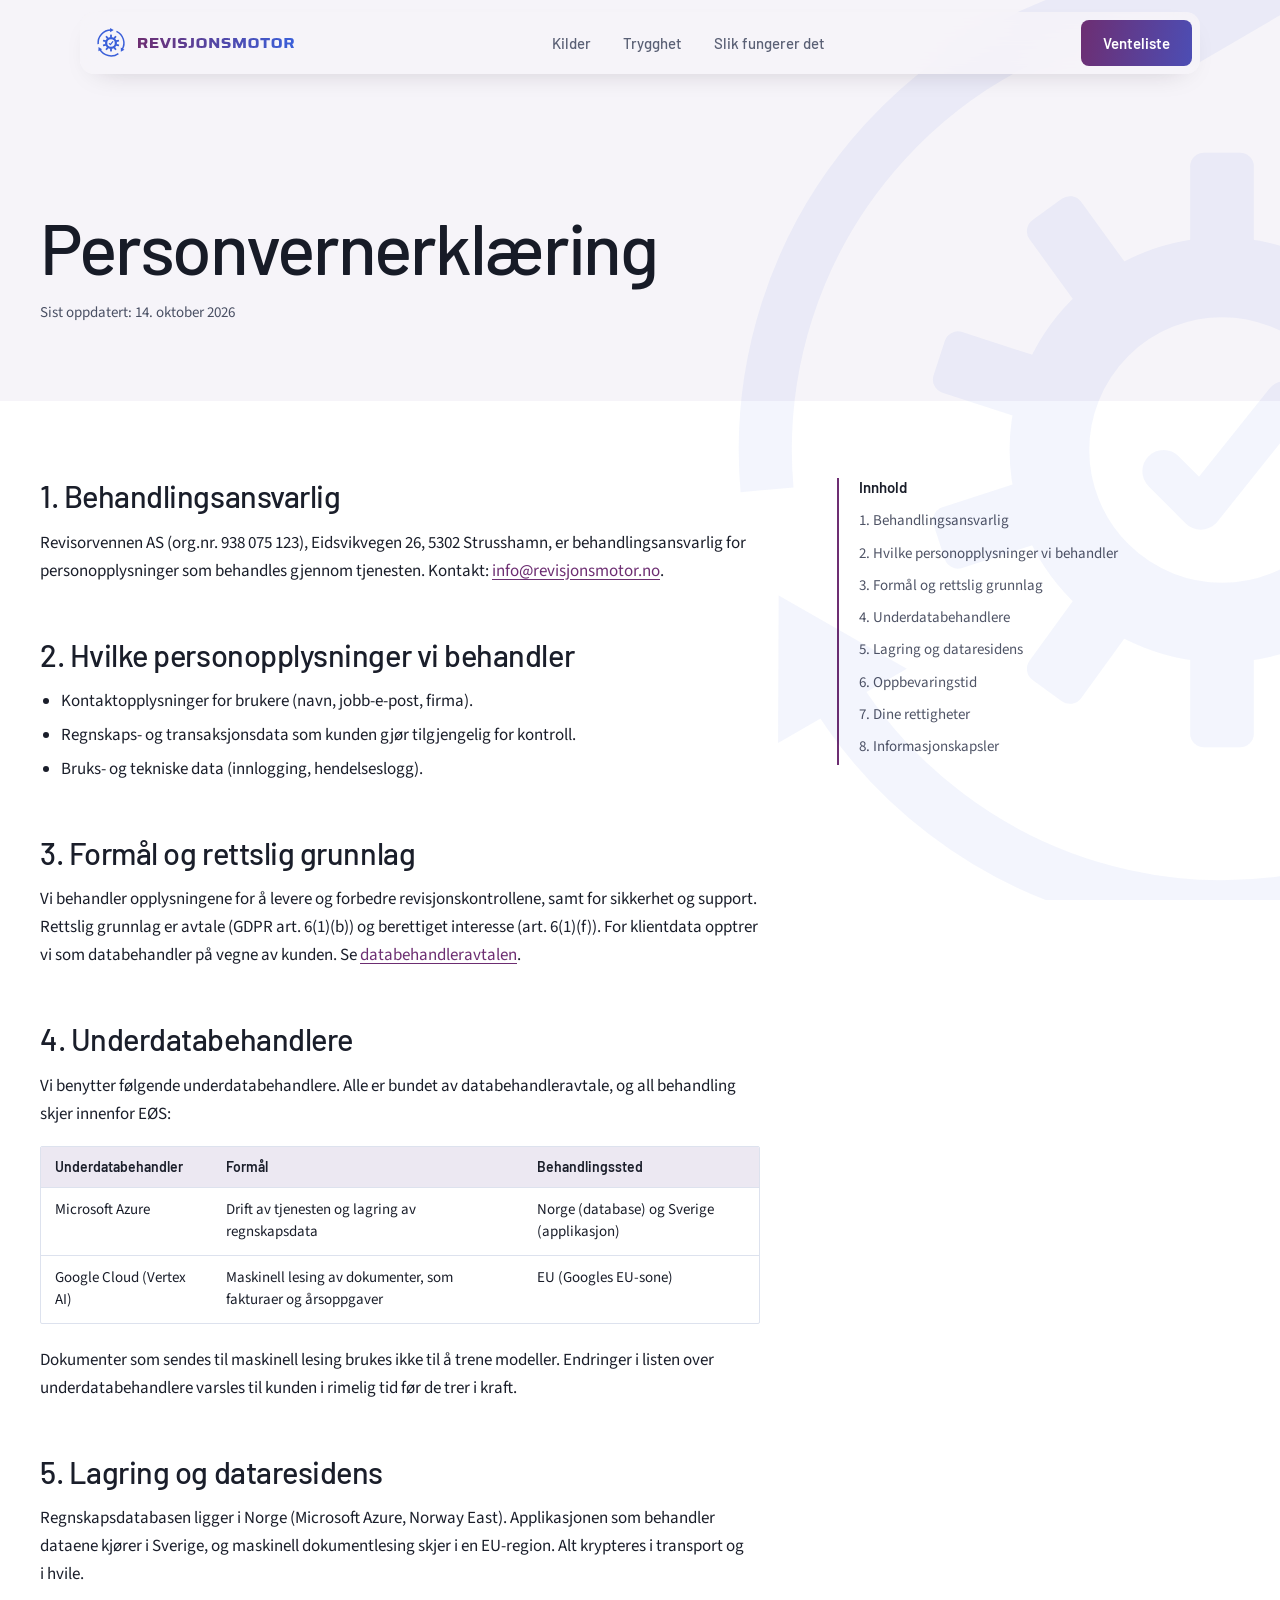
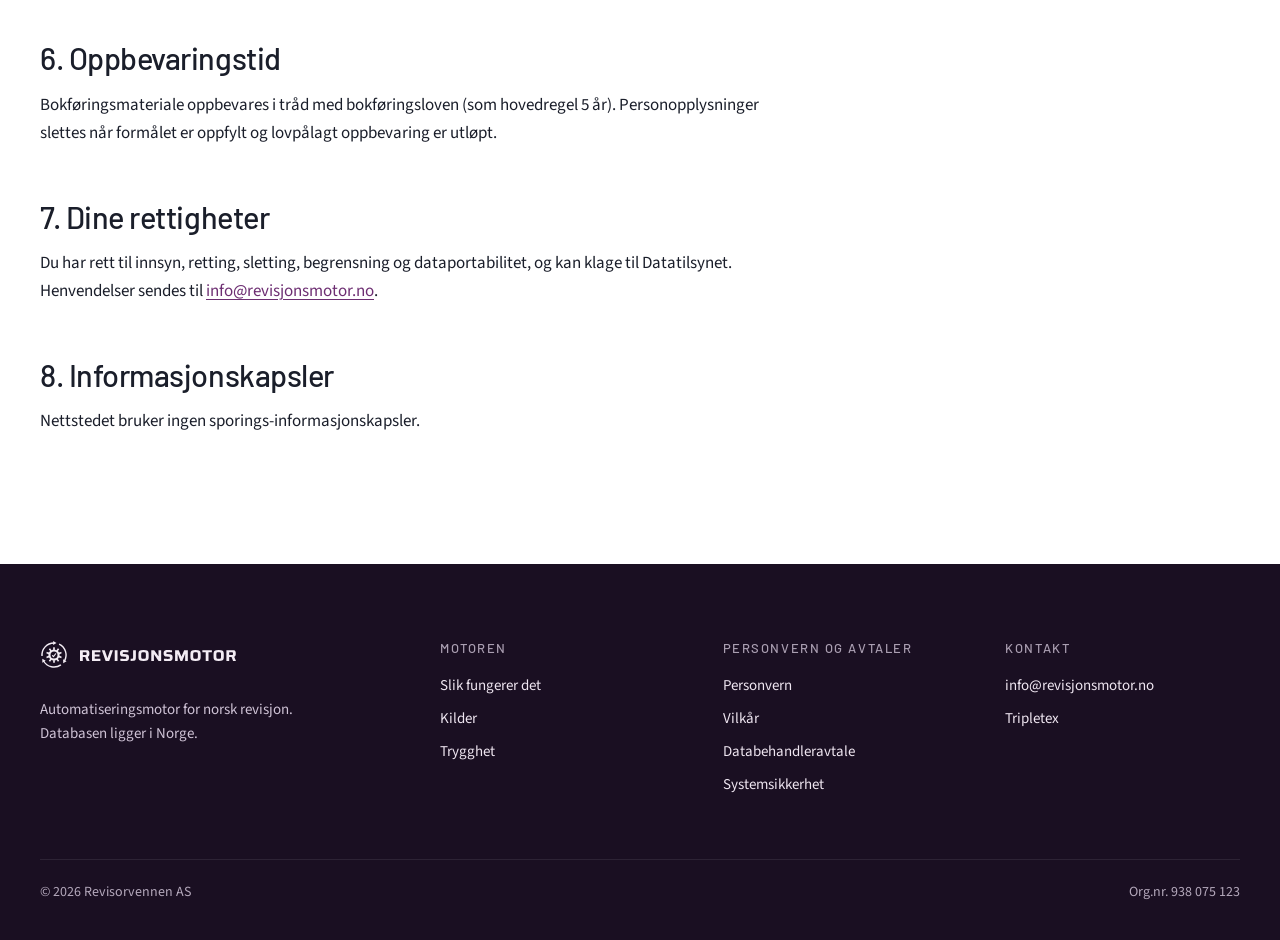
<file: personvern.html>
<!DOCTYPE html>
<html lang="nb">
<head>
<meta charset="utf-8">
<meta name="viewport" content="width=device-width, initial-scale=1">
<meta name="referrer" content="strict-origin-when-cross-origin">
<meta http-equiv="Content-Security-Policy" content="default-src 'self'; base-uri 'self'; img-src 'self' data:; style-src 'self' 'unsafe-inline'; font-src 'self'; script-src 'self'; form-action 'self' mailto:">
<title>Personvernerklæring | Revisjonsmotor</title>
<meta name="description" content="Hvordan Revisjonsmotor behandler personopplysninger: formål, rettslig grunnlag, lagring i Norge, underdatabehandlere og dine rettigheter.">
<link rel="canonical" href="https://revisjonsmotor.no/personvern.html">
<meta name="theme-color" content="#6d2e72">
<meta property="og:type" content="website">
<meta property="og:locale" content="nb_NO">
<meta property="og:site_name" content="Revisjonsmotor">
<meta property="og:title" content="Personvernerklæring | Revisjonsmotor">
<meta property="og:description" content="Hvordan Revisjonsmotor behandler personopplysninger: formål, rettslig grunnlag, lagring i Norge, underdatabehandlere og dine rettigheter.">
<meta property="og:url" content="https://revisjonsmotor.no/personvern.html">
<meta property="og:image" content="https://revisjonsmotor.no/og-image.png">
<meta property="og:image:width" content="1200">
<meta property="og:image:height" content="630">
<meta property="og:image:alt" content="Revisjonsmotor. Programmet gjør kontrollene. Revisor konkluderer.">
<meta name="twitter:card" content="summary_large_image">
<link rel="icon" href="favicon.svg" type="image/svg+xml">
<link rel="icon" href="favicon-32.png" sizes="32x32" type="image/png">
<link rel="apple-touch-icon" href="apple-touch-icon.png">
<link rel="preload" href="fonter/barlow-500.woff2" as="font" type="font/woff2" crossorigin>
<link rel="preload" href="fonter/source-sans-3.woff2" as="font" type="font/woff2" crossorigin>

<script src="js-klasse.js"></script>
<style>
@font-face{font-family:'Barlow';font-weight:300;font-style:normal;font-display:swap;src:url(fonter/barlow-300.woff2) format('woff2')}
@font-face{font-family:'Barlow';font-weight:400;font-style:normal;font-display:swap;src:url(fonter/barlow-400.woff2) format('woff2')}
@font-face{font-family:'Barlow';font-weight:500;font-style:normal;font-display:swap;src:url(fonter/barlow-500.woff2) format('woff2')}
@font-face{font-family:'Barlow';font-weight:600;font-style:normal;font-display:swap;src:url(fonter/barlow-600.woff2) format('woff2')}
@font-face{font-family:'Source Sans 3';font-weight:200 900;font-style:normal;font-display:swap;src:url(fonter/source-sans-3.woff2) format('woff2')}
@font-face{font-family:'Saira Motor';font-weight:700;font-style:normal;font-display:swap;src:url(fonter/saira-motor.woff2) format('woff2')}
html{scroll-behavior:smooth;scroll-padding-top:72px;-webkit-text-size-adjust:100%}
*{box-sizing:border-box}
body{margin:0;background:#1b0c1d;color:var(--rm-ink,#f3ecf4);font-family:'Source Sans 3',system-ui,-apple-system,'Segoe UI',sans-serif;font-size:17px;line-height:1.55;-webkit-font-smoothing:antialiased}
h1,h2,h3,h4,p,ul,ol,figure{margin:0;padding:0}
img,svg,canvas{display:block}
a{color:var(--rm-acc,#d3c0d5)}
a:hover{color:var(--rm-hi,#ffffff)}
::selection{background:var(--rm-acc,#d3c0d5);color:var(--rm-bg,#1b0c1d)}
:focus-visible{outline:2px solid var(--rm-acc,#d3c0d5);outline-offset:3px}
@media (prefers-reduced-motion:reduce){html{scroll-behavior:auto}*{transition:none!important}}
</style>
<style>:root{--rm-bg:#f6f4f9;--rm-hdr:rgba(246,244,249,.86);--rm-plum:#141f4d;--rm-panel:#ece8f2;--rm-ink:#171b27;--rm-hi:#0b0e17;--rm-mut:#4a5064;--rm-mut2:#5a6075;--rm-mut3:#585e72;--rm-acc:#6d2e72;--rm-lrgb:28,18,32;--rm-cta:#3a5fd9;--rm-ctaink:#ffffff;--rm-ctah:#4b70f0;--rm-lbg:#ffffff;--rm-link:#1a1e2a;--rm-lmut:#4f5466;--rm-lmut2:#61667a;--rm-lline:#dde2ee;--rm-lline2:#e9ecf4;--rm-brand:#6d2e72;--rm-okl:#1d7a46;--rm-ok:#1d7a46;--rm-chk:#a15c08;--rm-miss:#6f6676;--rm-pbg:linear-gradient(140deg,#2a1230 0%,#21173f 60%,#18204e 100%);--rm-pink:#ffffff;--rm-pmut:#e6dcea;--rm-pmut2:#cfc3d6;--rm-pcta:#3a5fd9;--rm-pctaink:#ffffff;--rm-pctah:#4b70f0;--rm-fbg:#1a0f22;--rm-fmut:#cfc3d6;--rm-flink:#efe6f1;--rm-navon:#1c1620;--rm-navoff:#5a6075;--rm-navu:rgba(28,18,32,.85);--rm-logol:none;--rm-logod:block;--rm-glowbg:radial-gradient(closest-side,rgba(109,46,114,.08),rgba(58,95,217,.06) 62%,rgba(58,95,217,0));--rm-accg:linear-gradient(100deg,#6d2e72 0%,#3a5fd9 100%);--rm-accgv:linear-gradient(180deg,#6d2e72 0%,#3a5fd9 100%);--rm-ctabg:linear-gradient(100deg,#6d2e72 0%,#3a5fd9 100%);--rm-ctabd:#3a5fd9;--rm-ctahbg:linear-gradient(100deg,#6d2e72 0%,#3a5fd9 100%);--rm-pctabg:linear-gradient(100deg,#6d2e72 0%,#3a5fd9 100%);--rm-pctabd:#3a5fd9;--rm-pctahbg:linear-gradient(100deg,#6d2e72 0%,#3a5fd9 100%);--rm-tg:linear-gradient(90deg,#6d2e72,#3a5fd9);--rm-tgf:transparent;--rm-ital:#6d2e72;--rm-alle:#6d2e72;--rm-ash:0 0 40px rgba(58,95,217,.16);--rm-chip:rgba(109,46,114,.08);--rm-hdrsh:0 10px 30px -18px rgba(28,18,32,.28);--rm-mkl:none;--rm-mkd:none;--rm-mka:none;--rm-mkb:none;--rm-mkc:none;--rm-mke:none;--rm-mkp2:none;--rm-mkp3:none;--rm-mkp4:none;--rm-mkp5:block;--rm-fhi:#ffffff;--rm-fline:rgba(255,255,255,.1)}
html{background:var(--rm-bg)}
body{background:var(--rm-bg)}
.sh{position:sticky;top:0;z-index:50;padding:12px clamp(10px,2.4vw,24px) 0}
.sh-indre{max-width:1120px;margin:0 auto;height:62px;padding:0 8px 0 16px;display:flex;align-items:center;gap:clamp(10px,2vw,24px);border-radius:14px;background:var(--rm-hdr);-webkit-backdrop-filter:saturate(140%) blur(16px);backdrop-filter:saturate(140%) blur(16px);box-shadow:var(--rm-hdrsh,0 12px 32px -14px rgba(0,0,0,.6))}
.sh-logo{display:flex;align-items:center;gap:12px;flex:none;text-decoration:none}
.sh-logo .merke{width:30px;height:30px;transition:transform 1100ms cubic-bezier(.23,1,.32,1)}
.sh-logo:hover .merke{transform:rotate(360deg)}
.sh-logo .ord{width:clamp(112px,22vw,156px);height:auto}
.sh-logo .ord-l{display:var(--rm-logol,block)}.sh-logo .ord-d{display:var(--rm-logod,none)}
.sh-nav{flex:1 1 auto;min-width:0;display:flex;flex-wrap:wrap;justify-content:center;align-items:center;column-gap:2px;height:40px;overflow:hidden;font:500 15px/20px 'Barlow',system-ui,sans-serif}
.sh-nav::before{content:"";width:0;height:40px}
.sh-nav a{padding:9px 15px;border-radius:8px;color:var(--rm-navoff);text-decoration:none;white-space:nowrap;transition:background-color 200ms ease,color 150ms ease}
.sh-nav a:hover{color:var(--rm-hi);background:rgba(var(--rm-lrgb),.06)}
.sh-nav a[aria-current=page]{color:var(--rm-navon);background:rgba(var(--rm-lrgb),.09)}
.sh-knapp{flex:none;display:inline-flex;align-items:center;height:46px;padding:0 22px;border-radius:8px;background:var(--rm-ctabg);background-size:160% 100%;color:var(--rm-ctaink);font:600 15px/1 'Barlow',system-ui,sans-serif;text-decoration:none;white-space:nowrap;transition:background-position 420ms cubic-bezier(.23,1,.32,1),transform 220ms cubic-bezier(.23,1,.32,1)}
.sh-knapp:hover{background-position:100% 0;transform:translateY(-1px);color:var(--rm-ctaink)}

.sf-ramme{max-width:1280px;margin:0 auto;padding:0 clamp(20px,4vw,40px)}
.sf-topp{padding:clamp(72px,9vw,136px) 0 clamp(56px,6vw,88px)}
.sf-kicker{display:flex;align-items:center;gap:14px;font:500 12px/1 'Barlow',system-ui,sans-serif;letter-spacing:.16em;text-transform:uppercase;color:var(--rm-mut2)}
.sf-kicker span{width:32px;height:1px;background:var(--rm-mut2)}
.sf-topp h1{margin-top:22px;max-width:16ch;font:500 clamp(44px,5.6vw,88px)/.98 'Barlow',system-ui,sans-serif;letter-spacing:-.03em;color:var(--rm-ink);text-wrap:balance}
.sf-ingress{margin-top:28px;max-width:52ch;font-size:clamp(17px,1.4vw,20px);line-height:1.55;color:var(--rm-ink);text-wrap:pretty}
.sf-hopp{display:flex;flex-wrap:wrap;gap:8px;margin-top:36px}
.sf-hopp a{padding:9px 14px;border-radius:8px;background:var(--rm-chip);color:var(--rm-ink);font:500 15px/1 'Barlow',system-ui,sans-serif;text-decoration:none;transition:background-color 200ms ease,color 150ms ease}
.sf-hopp a:hover{background:rgba(var(--rm-lrgb),.1);color:var(--rm-hi)}

.sf-seksjon{padding:clamp(88px,9vw,136px) 0;background:var(--rm-bg);color:var(--rm-ink)}
.sf-seksjon.lys{background:var(--rm-lbg);color:var(--rm-link);--rm-ink:var(--rm-link);--rm-hi:var(--rm-link);--rm-mut:var(--rm-lmut);--rm-acc:var(--rm-brand)}
.sf-h2{max-width:16ch;font:500 clamp(36px,4vw,60px)/1.04 'Barlow',system-ui,sans-serif;letter-spacing:-.025em;color:inherit;text-wrap:balance}
.sf-tekst{max-width:62ch;margin-top:28px}
.sf-tekst p{font-size:17px;line-height:1.65;text-wrap:pretty}
.sf-tekst p+p{margin-top:16px}
.sf-tekst strong{font-weight:600}
.sf-delt{display:flex;flex-wrap:wrap;gap:24px 80px;align-items:flex-start}
.sf-delt>.sf-h2{flex:5 1 320px}
.sf-delt>.sf-tekst{flex:7 1 480px;margin-top:0}
.sf-ital{font-family:'Iowan Old Style','Palatino Linotype',Palatino,'Book Antiqua',Georgia,serif;font-style:italic;font-weight:400;letter-spacing:-.01em;color:var(--rm-ital);background:var(--rm-tg,none);-webkit-background-clip:text;background-clip:text;-webkit-text-fill-color:var(--rm-tgf,currentColor)}

.sj{list-style:none;margin-top:clamp(40px,5vw,72px)}
.sj-steg{--p:0;display:grid;grid-template-columns:minmax(0,5fr) minmax(0,6fr);gap:clamp(32px,6vw,96px);align-items:center;padding:clamp(40px,5vw,64px) 0;border-top:1px solid rgba(var(--rm-lrgb),.12)}
.sj-steg.vist,html:not(.js) .sj-steg{--p:1}
.sj-hvem{display:block;margin-bottom:14px;font:700 14px/1 'Saira Motor','Barlow',sans-serif;letter-spacing:.02em;color:var(--rm-acc)}
.sj-hvem.revisor{font:600 14px/1 'Barlow',system-ui,sans-serif;letter-spacing:0;color:var(--rm-hi)}
.sj-tekst h3{font:500 clamp(30px,3vw,44px)/1.05 'Barlow',system-ui,sans-serif;letter-spacing:-.02em;color:var(--rm-ink)}
.sj-kort{margin-top:14px;max-width:42ch;font-size:18px;line-height:1.5;color:var(--rm-ink);text-wrap:pretty}
.sj-mer{margin-top:14px;max-width:46ch;font-size:16px;line-height:1.55;color:var(--rm-mut);text-wrap:pretty}
.sj-ramme{height:480px}
.sj-steg>*{min-width:0}

.sf-kilder{list-style:none;margin-top:clamp(36px,4vw,56px);border-top:1px solid var(--rm-lline)}
.sf-kilder li{display:flex;flex-wrap:wrap;align-items:baseline;gap:6px 32px;padding:22px 0;border-bottom:1px solid var(--rm-lline)}
.sf-kilder .navn{flex:0 0 260px;font:500 22px/1.2 'Barlow',system-ui,sans-serif;color:var(--rm-link)}
.sf-kilder .hva{flex:1 1 280px;font-size:16px;color:var(--rm-lmut)}
.sf-pil{display:inline-flex;align-items:center;gap:8px;color:var(--rm-brand);font:500 15px/1 'Barlow',system-ui,sans-serif;text-decoration:none}
.sf-pil:hover{color:var(--rm-link)}
.sf-seksjon:not(.lys) .sf-pil{color:var(--rm-acc)}
.sf-seksjon:not(.lys) .sf-pil:hover{color:var(--rm-hi)}

.sf-kontroller{display:grid;grid-template-columns:repeat(auto-fit,minmax(min(100%,440px),1fr));gap:16px;margin-top:clamp(36px,4vw,56px)}
.sf-kontroll{background:var(--rm-panel);border-radius:2px;padding:clamp(24px,2.6vw,36px)}
.sf-seksjon.lys .sf-kontroll{background:rgba(28,18,32,.045)}
.sf-kontroll.bred{grid-column:1/-1}
.sf-kontroll h3{font:500 clamp(24px,2.2vw,30px)/1.15 'Barlow',system-ui,sans-serif;letter-spacing:-.01em;color:var(--rm-ink)}
.sf-kontroll p{margin-top:12px;max-width:72ch;font-size:16px;line-height:1.6;color:var(--rm-ink);text-wrap:pretty}
.sf-kontroll ol{margin:14px 0 0;padding-left:22px;max-width:72ch}
.sf-kontroll li{margin-top:10px;font-size:16px;line-height:1.6;color:var(--rm-ink)}
.sf-kontroll li::marker{color:var(--rm-acc);font-weight:600}

.sf-slutt{background:var(--rm-pbg);padding:clamp(88px,10vw,152px) 0 clamp(72px,8vw,112px)}

@media (max-width:860px){
  .sj-steg{grid-template-columns:1fr}
  .sj-ramme{height:440px;--hn:118px;--fl:92px}
  .sj-smal-skjul{display:none!important}
  .sj-boks{padding:14px 12px!important;gap:8px!important;font-size:18px!important}
  .sf-kilder .navn{flex-basis:100%}
}

.kt-ramme{position:relative;z-index:1;max-width:1280px;margin:0 auto;padding:0 clamp(20px,4vw,40px);display:flex;flex-wrap:wrap;align-items:flex-end;gap:32px 80px}
.kt-tittel{flex:7 1 480px;min-width:0;max-width:12ch;font:500 clamp(44px,5.6vw,88px)/.98 'Barlow',system-ui,sans-serif;letter-spacing:-.03em;color:var(--rm-pink,#fff);text-wrap:balance}
.kt-h{flex:5 1 340px;min-width:0;max-width:460px}
.kt-ingress{font-size:18px;line-height:1.55;color:var(--rm-pmut,#e3d6e4);text-wrap:pretty}
.kt-h .knapp-fade{margin-top:28px}
.kt-epost{margin-top:22px;font-size:15px;line-height:1.5;color:var(--rm-pmut2,#cdbcd0)}
.knapp-fade{display:inline-flex;align-items:center;gap:10px;height:52px;padding:0 24px;border:0;border-radius:8px;cursor:pointer;background:var(--rm-pctabg,#fff);background-size:160% 100%;background-position:0 0;color:var(--rm-pctaink,#6d2e72);font:600 16px/1 'Barlow',system-ui,sans-serif;text-decoration:none;white-space:nowrap;transition:background-position 420ms cubic-bezier(.23,1,.32,1),transform 220ms cubic-bezier(.23,1,.32,1),filter 200ms ease}
.knapp-fade:hover{background-position:100% 0;transform:translateY(-1px);filter:brightness(1.06);color:var(--rm-pctaink,#6d2e72)}

.ft{background:var(--rm-fbg,#311533);color:var(--rm-fmut,#cdbcd0)}
.ft-ramme{max-width:1280px;margin:0 auto;padding:0 clamp(20px,4vw,40px)}
.ft-rad{display:grid;grid-template-columns:minmax(240px,1.5fr) repeat(3,minmax(150px,1fr));gap:40px 48px;padding:clamp(56px,6vw,88px) 0 clamp(44px,5vw,64px)}
.ft-logo{display:inline-flex;align-items:center;gap:12px;text-decoration:none}
.ft-logo img{width:28px;height:28px}
.ft-logo .ft-ord{width:156px;height:auto}
.ft-merke p{margin-top:20px;font-size:15px;line-height:1.6}
.ft-kol{display:flex;flex-direction:column;gap:12px}
.ft-kol h3{margin-bottom:6px;font:500 13px/1.2 'Barlow',system-ui,sans-serif;letter-spacing:.12em;text-transform:uppercase;color:var(--rm-fmut,#cdbcd0);opacity:.8}
.ft-kol a{width:fit-content;color:var(--rm-flink,#e7dbe8);text-decoration:none;font-size:15px;line-height:1.4;transition:color 150ms ease}
.ft-kol a:hover{color:var(--rm-fhi,#fff);text-decoration:underline;text-underline-offset:4px}
.ft-bunn{display:flex;flex-wrap:wrap;justify-content:space-between;gap:8px 24px;padding:22px 0 36px;border-top:1px solid var(--rm-fline,rgba(255,255,255,.1));font-size:14px;opacity:.85}
@media (max-width:900px){.ft-rad{grid-template-columns:1fr 1fr}.ft-merke{grid-column:1/-1}}
@media (max-width:520px){.ft-rad{grid-template-columns:1fr}}

/* Knappene glir mellom plomme og kobolt når musa er over */
#dc-rot header a[href="#kontakt"], #topp a[href="#kontakt"]{background-size:160% 100%!important;transition:background-position 420ms cubic-bezier(.23,1,.32,1),transform 220ms cubic-bezier(.23,1,.32,1),filter 200ms ease!important}
#dc-rot header a[href="#kontakt"]:hover, #topp a[href="#kontakt"]:hover{background-position:100% 0!important}
@media (prefers-reduced-motion:reduce){.knapp-fade{transition:none}}

.mm-knapp{display:none;flex:none;align-items:center;justify-content:center;width:44px;height:44px;border:0;border-radius:8px;background:transparent;color:var(--rm-ink);cursor:pointer;transition:background-color 150ms ease}
.mm-knapp:hover,.mm-knapp[aria-expanded=true]{background:rgba(var(--rm-lrgb),.08)}
.mm-panel{position:absolute;left:clamp(10px,2.4vw,24px);right:clamp(10px,2.4vw,24px);top:80px;z-index:60;display:flex;flex-direction:column;padding:10px;border-radius:14px;background:var(--rm-lbg,#fff);box-shadow:0 18px 40px -18px rgba(28,18,32,.45)}
.mm-panel[hidden]{display:none}
.mm-panel a{padding:14px 16px;border-radius:8px;color:var(--rm-link,#1f1b26);font:500 18px/1.2 'Barlow',system-ui,sans-serif;text-decoration:none}
.mm-panel a:hover,.mm-panel a:focus-visible{background:rgba(28,18,32,.06)}
@media (max-width:760px){
  .mm-knapp{display:inline-flex}
  .sh-nav,#dc-rot header nav[aria-label=Hovedmeny]{display:none!important}
  .sh-indre,#dc-rot header>div{gap:8px!important;padding:0 6px 0 12px!important}
  .sh-knapp,#dc-rot header a[href="#kontakt"]{padding:0 16px!important;height:42px!important}
  .sh-logo{margin-right:auto}
}
@media (max-width:360px){.sh-logo .ord,#dc-rot header a[aria-label] img[width="168"]{width:96px!important}}

main [id]{scroll-margin-top:96px}
.anim{--p:0}
.anim.vist,html:not(.js) .anim{--p:1}
.anim.nullstill,.anim.nullstill *{transition:none!important}
.panel-ramme{height:530px;min-width:0}
.hvem{display:inline-block;font:700 14px/1 'Saira Motor','Barlow',sans-serif;letter-spacing:.02em;color:var(--rm-acc)}
.hvem.revisor{font:600 14px/1 'Barlow',system-ui,sans-serif;letter-spacing:0;color:var(--rm-hi)}
.knapp-rolig{display:inline-flex;align-items:center;gap:8px;height:52px;padding:0 24px;border:0;border-radius:8px;background:rgba(var(--rm-lrgb),.07);color:var(--rm-ink);font:600 16px/1 'Barlow',system-ui,sans-serif;cursor:pointer;transition:background-color 150ms ease,transform 150ms ease}
.knapp-rolig:hover{background:rgba(var(--rm-lrgb),.12)}
.knapp-rolig:active{transform:scale(.97)}
.knapp-rolig:disabled{opacity:.4;cursor:default}
/* På smale skjermer vokser panelet med innholdet, så ingen tekst klippes bort. Prikkene i Sorterer har et tak (--pm). */
@media (max-width:860px){.panel-ramme{display:grid;height:auto;min-height:440px;--hn:118px;--fl:92px;--pm:228px}.sj-smal-skjul{display:none!important}.sj-boks{padding:14px 12px!important;gap:8px!important;font-size:18px!important}}

.sh{position:sticky}
.sf-kontroll{border-radius:2px}

.sf-topp h1{overflow-wrap:break-word}
@media (max-width:520px){.sf-topp h1{font-size:clamp(28px,9.4vw,44px)}}
.fs-dato{margin-top:20px;font-size:15px;color:var(--rm-mut)}
.fs-jur{padding-top:clamp(56px,6vw,88px)}
.fs-rute{display:grid;grid-template-columns:minmax(0,720px) minmax(0,1fr);gap:clamp(40px,6vw,96px);align-items:start}
.fs-tekst{min-width:0}
.fs-tekst h2{margin:52px 0 14px;font:500 clamp(24px,2.4vw,32px)/1.18 'Barlow',system-ui,sans-serif;letter-spacing:-.015em;color:var(--rm-hi);text-wrap:balance;scroll-margin-top:96px}
.fs-tekst h2:first-child{margin-top:0}
.fs-tekst h2,.fs-tekst h3{overflow-wrap:break-word}
@media (max-width:520px){.fs-tekst h2{font-size:clamp(20px,6.6vw,24px)}}
.fs-tekst p,.fs-tekst li{font-size:17px;line-height:1.65;text-wrap:pretty}
.fs-tekst p{margin:0 0 14px}
.fs-tekst ul,.fs-tekst ol{margin:0 0 16px;padding-left:1.25em}
.fs-tekst li+li{margin-top:6px}
.fs-tekst a{color:var(--rm-brand);text-decoration:underline;text-underline-offset:3px;overflow-wrap:anywhere}
.fs-tekst a:hover{color:var(--rm-link)}
.fs-tekst strong{font-weight:600}
.tabell-ramme{margin:18px 0 22px;overflow-x:auto;border:1px solid var(--rm-lline);border-radius:2px;background:var(--rm-lbg)}
.tabell-ramme table{width:100%;border-collapse:collapse;font-size:15px;line-height:1.5}
.tabell-ramme th{text-align:left;font:600 14px/1.3 'Barlow',system-ui,sans-serif;background:var(--rm-panel);color:var(--rm-hi)}
.tabell-ramme th,.tabell-ramme td{padding:11px 14px;border-bottom:1px solid var(--rm-lline);vertical-align:top}
.tabell-ramme tr:last-child td{border-bottom:0}
.fs-innhold{position:sticky;top:104px;border-left:2px solid var(--rm-brand);padding:2px 0 2px 20px}
.fs-innhold b{display:block;margin-bottom:10px;font:600 15px/1 'Barlow',system-ui,sans-serif;color:var(--rm-hi)}
.fs-innhold ol{list-style:none;margin:0;padding:0}
.fs-innhold a{display:block;padding:6px 0;font-size:15px;line-height:1.35;color:var(--rm-lmut);text-decoration:none;transition:color 150ms ease}
.fs-innhold a:hover{color:var(--rm-brand)}
@media (max-width:900px){.fs-rute{grid-template-columns:minmax(0,1fr)}.fs-innhold{display:none}}
.fs-lockup{display:flex;flex-wrap:wrap;align-items:center;gap:20px 28px}
.fs-rm{display:inline-flex;align-items:center;gap:12px}
.fs-rm .m{width:44px;height:44px}
.fs-rm .o{width:230px;height:auto}
.fs-skille{width:1px;height:44px;background:var(--rm-lline)}
.fs-ttx{width:auto;height:46px}
.fs-merknad{margin-top:22px;font-size:14px;color:var(--rm-lmut)}
.fs-merknad a{color:inherit;text-decoration:underline;text-underline-offset:3px}
.fs-kort-seksjon{padding:clamp(48px,5vw,72px) 0}
.sf-kontroll .hvem{margin-bottom:12px}
.sf-kontroll p+p{margin-top:12px}
@media (max-width:420px){.fs-rm .o{width:180px}.fs-skille{display:none}}

.vm-lag{position:fixed;inset:0;pointer-events:none;z-index:40;overflow:hidden;mix-blend-mode:multiply;opacity:var(--vmv,1);transition:opacity .4s ease}
.vm{position:absolute;aspect-ratio:1/1;height:min(118vh,1300px);right:calc(46vw - min(118vh,1300px));top:50%;transform:translateY(-50%);opacity:.06}
.vm-pil,.vm-gir{transform-box:view-box;transform-origin:50px 50px}
.vm-pil{transform:rotate(var(--vmrot,0deg))}
.vm-gir{transform:rotate(calc(var(--vmrot,0deg) * -0.6))}
@media (max-width:700px){.vm{height:92vh;right:calc(45vw - 92vh)}}
</style>
</head>
<body>
<header class="sh"><div class="sh-indre">
  <a class="sh-logo" href="index.html" aria-label="Revisjonsmotor, forsiden"><img class="merke" src="[data-uri]" alt="" width="30" height="30"><img class="ord ord-l" src="[data-uri]" alt="" width="168" height="11"><img class="ord ord-d" src="[data-uri]" alt="" width="168" height="11"></a>
  <nav class="sh-nav" aria-label="Hovedmeny"><a href="index.html#kilder">Kilder</a><a href="index.html#trygghet">Trygghet</a><a href="slik-fungerer-det.html">Slik fungerer det</a></nav>
  <button type="button" class="mm-knapp" aria-expanded="false" aria-controls="mm-panel" aria-label="Meny"><svg viewBox="0 0 24 24" width="22" height="22" aria-hidden="true"><path d="M4 7h16M4 12h16M4 17h16" fill="none" stroke="currentColor" stroke-width="1.8" stroke-linecap="round"></path></svg></button>
  <a class="sh-knapp" href="index.html#kontakt">Venteliste</a>
</div><div id="mm-panel" class="mm-panel" hidden><a href="index.html#kilder">Kilder</a><a href="index.html#trygghet">Trygghet</a><a href="slik-fungerer-det.html">Slik fungerer det</a></div></header>
<main>
<section class="sf-topp"><div class="sf-ramme">
  <h1>Personvernerklæring</h1>
  <p class="fs-dato">Sist oppdatert: 14. oktober 2026</p>
</div></section>
<section class="sf-seksjon lys fs-jur"><div class="sf-ramme"><div class="fs-rute"><article class="fs-tekst"><h2 id="1-behandlingsansvarlig">1. Behandlingsansvarlig</h2>
    <p>Revisorvennen AS (org.nr. 938 075 123), Eidsvikvegen 26, 5302 Strusshamn, er behandlingsansvarlig for personopplysninger som behandles gjennom tjenesten. Kontakt: <a href="mailto:info@revisjonsmotor.no">info@revisjonsmotor.no</a>.</p>

    <h2 id="2-hvilke-personopplysninger-vi-behandler">2. Hvilke personopplysninger vi behandler</h2>
    <ul>
      <li>Kontaktopplysninger for brukere (navn, jobb-e-post, firma).</li>
      <li>Regnskaps- og transaksjonsdata som kunden gjør tilgjengelig for kontroll.</li>
      <li>Bruks- og tekniske data (innlogging, hendelseslogg).</li>
    </ul>

    <h2 id="3-formal-og-rettslig-grunnlag">3. Formål og rettslig grunnlag</h2>
    <p>Vi behandler opplysningene for å levere og forbedre revisjonskontrollene, samt for sikkerhet og support. Rettslig grunnlag er avtale (GDPR art. 6(1)(b)) og berettiget interesse (art. 6(1)(f)). For klientdata opptrer vi som databehandler på vegne av kunden. Se <a href="databehandleravtale.html">databehandleravtalen</a>.</p>

    <h2 id="underdatabehandlere">4. Underdatabehandlere</h2>
    <p>Vi benytter følgende underdatabehandlere. Alle er bundet av databehandleravtale, og all behandling skjer innenfor EØS:</p>
    <div class="tabell-ramme"><table>
      <thead><tr>
        <th>Underdatabehandler</th>
        <th>Formål</th>
        <th>Behandlingssted</th>
      </tr></thead>
      <tbody>
        <tr>
          <td>Microsoft Azure</td>
          <td>Drift av tjenesten og lagring av regnskapsdata</td>
          <td>Norge (database) og Sverige (applikasjon)</td>
        </tr>
        <tr>
          <td>Google Cloud (Vertex AI)</td>
          <td>Maskinell lesing av dokumenter, som fakturaer og årsoppgaver</td>
          <td>EU (Googles EU-sone)</td>
        </tr>
      </tbody>
    </table></div>
    <p>Dokumenter som sendes til maskinell lesing brukes ikke til å trene modeller. Endringer i listen over underdatabehandlere varsles til kunden i rimelig tid før de trer i kraft.</p>

    <h2 id="5-lagring-og-dataresidens">5. Lagring og dataresidens</h2>
    <p>Regnskapsdatabasen ligger i Norge (Microsoft Azure, Norway East). Applikasjonen som behandler dataene kjører i Sverige, og maskinell dokumentlesing skjer i en EU-region. Alt krypteres i transport og i hvile.</p>

    <h2 id="6-oppbevaringstid">6. Oppbevaringstid</h2>
    <p>Bokføringsmateriale oppbevares i tråd med bokføringsloven (som hovedregel 5 år). Personopplysninger slettes når formålet er oppfylt og lovpålagt oppbevaring er utløpt.</p>

    <h2 id="7-dine-rettigheter">7. Dine rettigheter</h2>
    <p>Du har rett til innsyn, retting, sletting, begrensning og dataportabilitet, og kan klage til Datatilsynet. Henvendelser sendes til <a href="mailto:info@revisjonsmotor.no">info@revisjonsmotor.no</a>.</p>

    <h2 id="8-informasjonskapsler">8. Informasjonskapsler</h2>
    <p>Nettstedet bruker ingen sporings-informasjonskapsler.</p></article><aside class="fs-innhold" aria-label="Innhold"><b>Innhold</b><ol><li><a href="#1-behandlingsansvarlig">1. Behandlingsansvarlig</a></li><li><a href="#2-hvilke-personopplysninger-vi-behandler">2. Hvilke personopplysninger vi behandler</a></li><li><a href="#3-formal-og-rettslig-grunnlag">3. Formål og rettslig grunnlag</a></li><li><a href="#underdatabehandlere">4. Underdatabehandlere</a></li><li><a href="#5-lagring-og-dataresidens">5. Lagring og dataresidens</a></li><li><a href="#6-oppbevaringstid">6. Oppbevaringstid</a></li><li><a href="#7-dine-rettigheter">7. Dine rettigheter</a></li><li><a href="#8-informasjonskapsler">8. Informasjonskapsler</a></li></ol></aside></div></div></section>

</main>
<footer id="bunn" class="ft">
  <div class="ft-ramme">
    <div class="ft-rad">
      <div class="ft-merke">
        <a class="ft-logo" href="index.html" aria-label="Revisjonsmotor, forsiden"><img src="[data-uri]" alt="" width="28" height="28"><img class="ft-ord" src="[data-uri]" alt="" width="168" height="11"></a>
        <p>Automatiseringsmotor for norsk revisjon.<br>Databasen ligger i Norge.</p>
      </div>
      <nav class="ft-kol" aria-label="Motoren">
        <h3>Motoren</h3>
        <a href="slik-fungerer-det.html">Slik fungerer det</a><a href="index.html#kilder">Kilder</a><a href="index.html#trygghet">Trygghet</a>
      </nav>
      <nav class="ft-kol" aria-label="Personvern og avtaler">
        <h3>Personvern og avtaler</h3>
        <a href="personvern.html" aria-current="page">Personvern</a><a href="vilkar.html">Vilkår</a><a href="databehandleravtale.html">Databehandleravtale</a><a href="systemsikkerhet.html">Systemsikkerhet</a>
      </nav>
      <nav class="ft-kol" aria-label="Kontakt">
        <h3>Kontakt</h3>
        <a href="mailto:info@revisjonsmotor.no">info@revisjonsmotor.no</a><a href="tripletex.html">Tripletex</a>
      </nav>
    </div>
    <div class="ft-bunn"><span>© 2026 Revisorvennen AS</span><span>Org.nr. 938 075 123</span></div>
  </div>
</footer>
<script src="sider.js"></script>
<div class="vm-lag" aria-hidden="true"><svg class="vm" viewBox="0 0 100 100"><g class="vm-pil" fill="none" stroke="#3a5fd9" stroke-width="5"><path d="M 7.16 53.75 A 43 43 0 0 1 50 7"/><path d="M 68.17 11.03 A 43 43 0 0 1 87.24 71.5"/><path d="M 74.66 85.22 A 43 43 0 0 1 12.76 71.5"/><g fill="#3a5fd9" stroke="none"><path d="M 59 7 L 47 0 L 47 14 Z"/><path d="M 82.74 79.29 L 94.8 72.4 L 82.68 65.4 Z"/><path d="M 8.26 63.71 L 8.2 77.6 L 20.32 70.6 Z"/></g></g><g class="vm-gir"><g fill="#3a5fd9"><rect x="47" y="22" width="6" height="10" rx="1.3" transform="rotate(0 50 50)"/><rect x="47" y="22" width="6" height="10" rx="1.3" transform="rotate(36 50 50)"/><rect x="47" y="22" width="6" height="10" rx="1.3" transform="rotate(72 50 50)"/><rect x="47" y="22" width="6" height="10" rx="1.3" transform="rotate(108 50 50)"/><rect x="47" y="22" width="6" height="10" rx="1.3" transform="rotate(144 50 50)"/><rect x="47" y="22" width="6" height="10" rx="1.3" transform="rotate(180 50 50)"/><rect x="47" y="22" width="6" height="10" rx="1.3" transform="rotate(216 50 50)"/><rect x="47" y="22" width="6" height="10" rx="1.3" transform="rotate(252 50 50)"/><rect x="47" y="22" width="6" height="10" rx="1.3" transform="rotate(288 50 50)"/><rect x="47" y="22" width="6" height="10" rx="1.3" transform="rotate(324 50 50)"/></g><circle cx="50" cy="50" r="16.25" fill="none" stroke="#3a5fd9" stroke-width="7.5"/><path d="M44.5 52 L48 55.5 L56 45.5" fill="none" stroke="#3a5fd9" stroke-width="4" stroke-linecap="round" stroke-linejoin="round"/></g></svg></div><script src="vannmerke.js"></script></body>
</html>
</file>
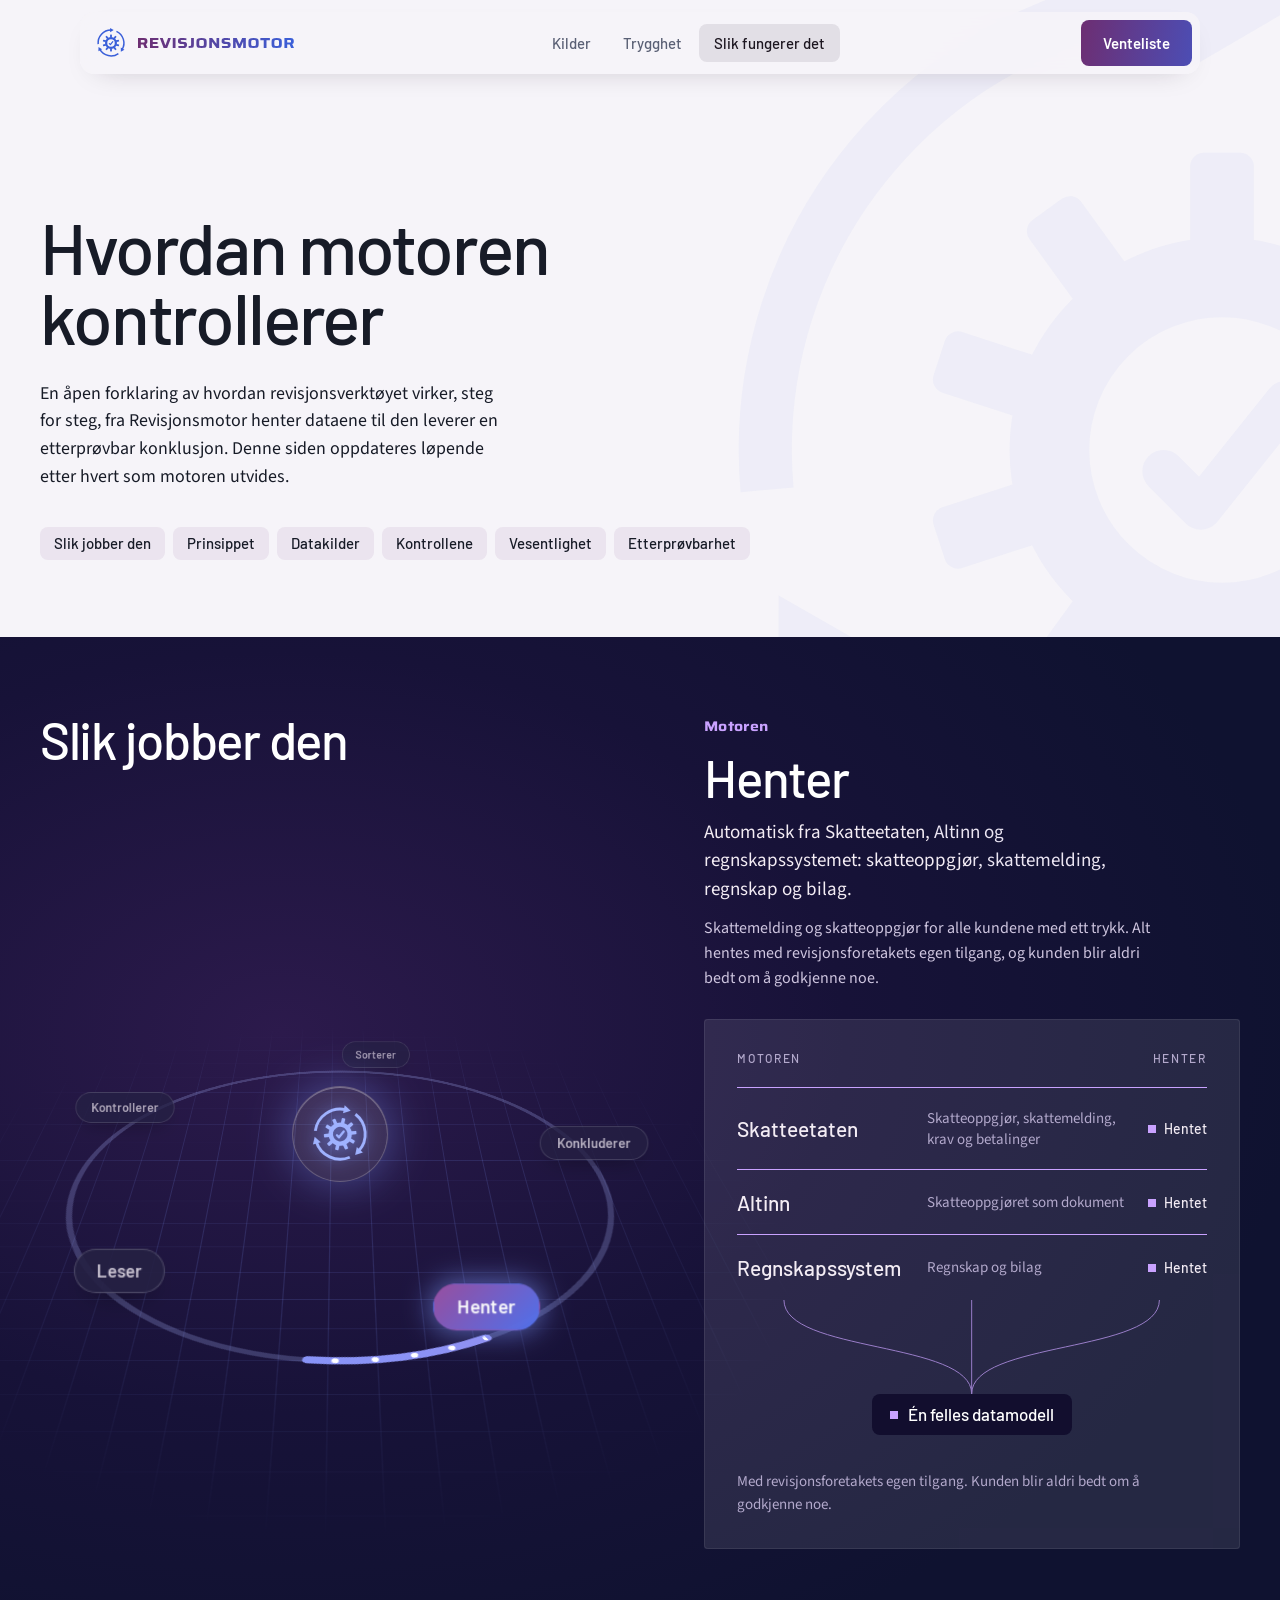
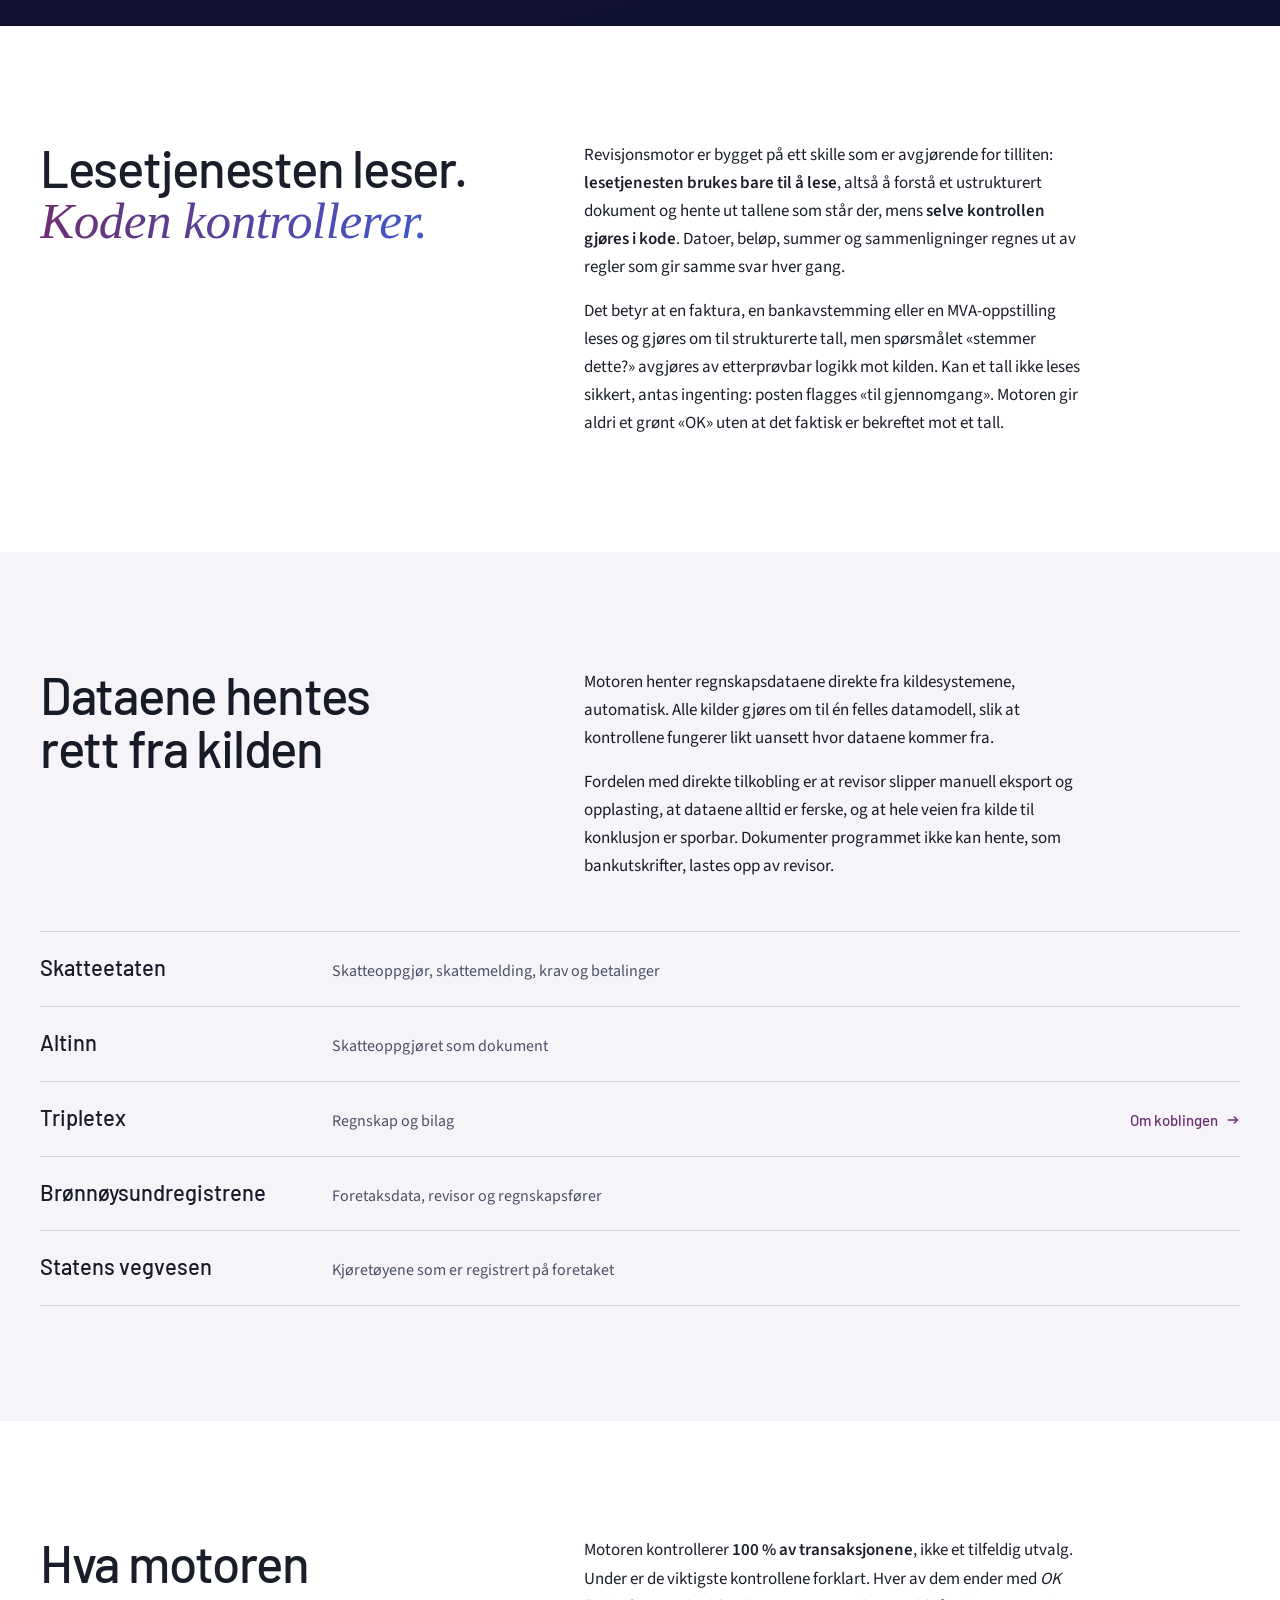
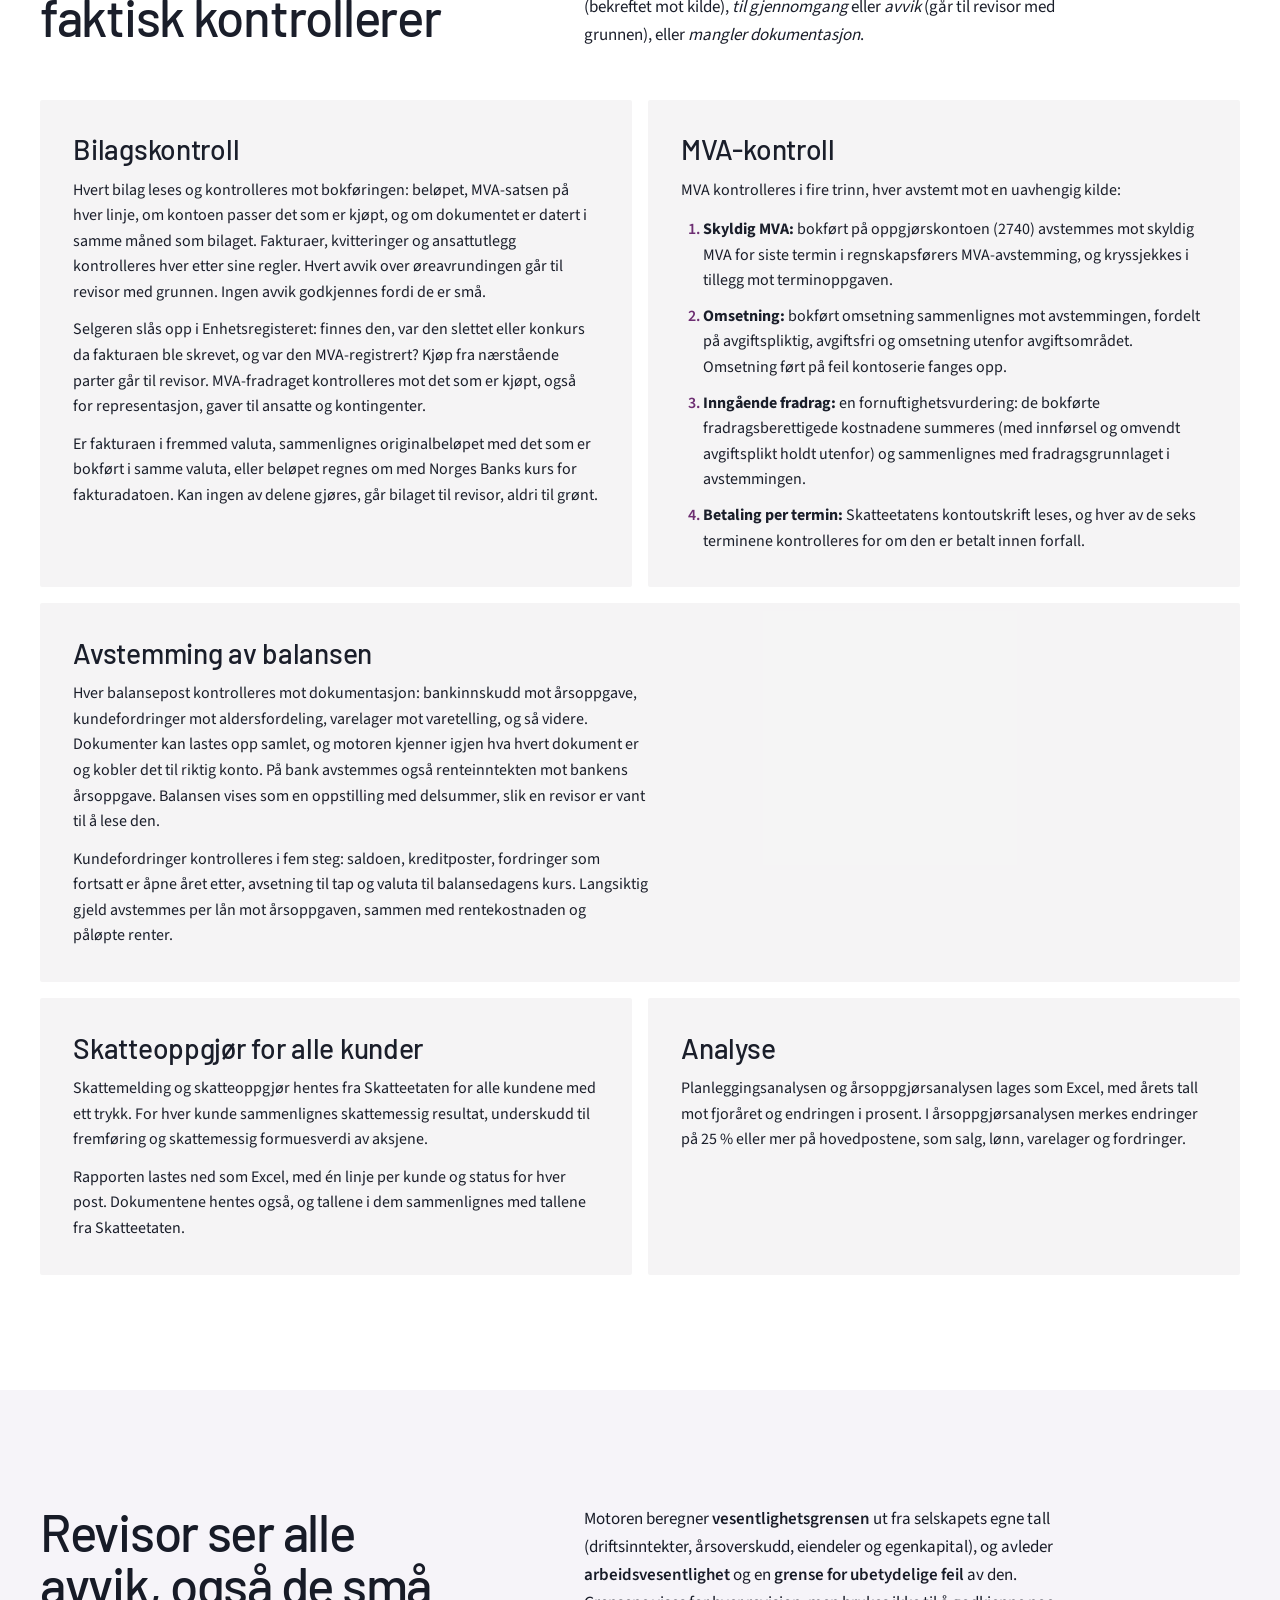
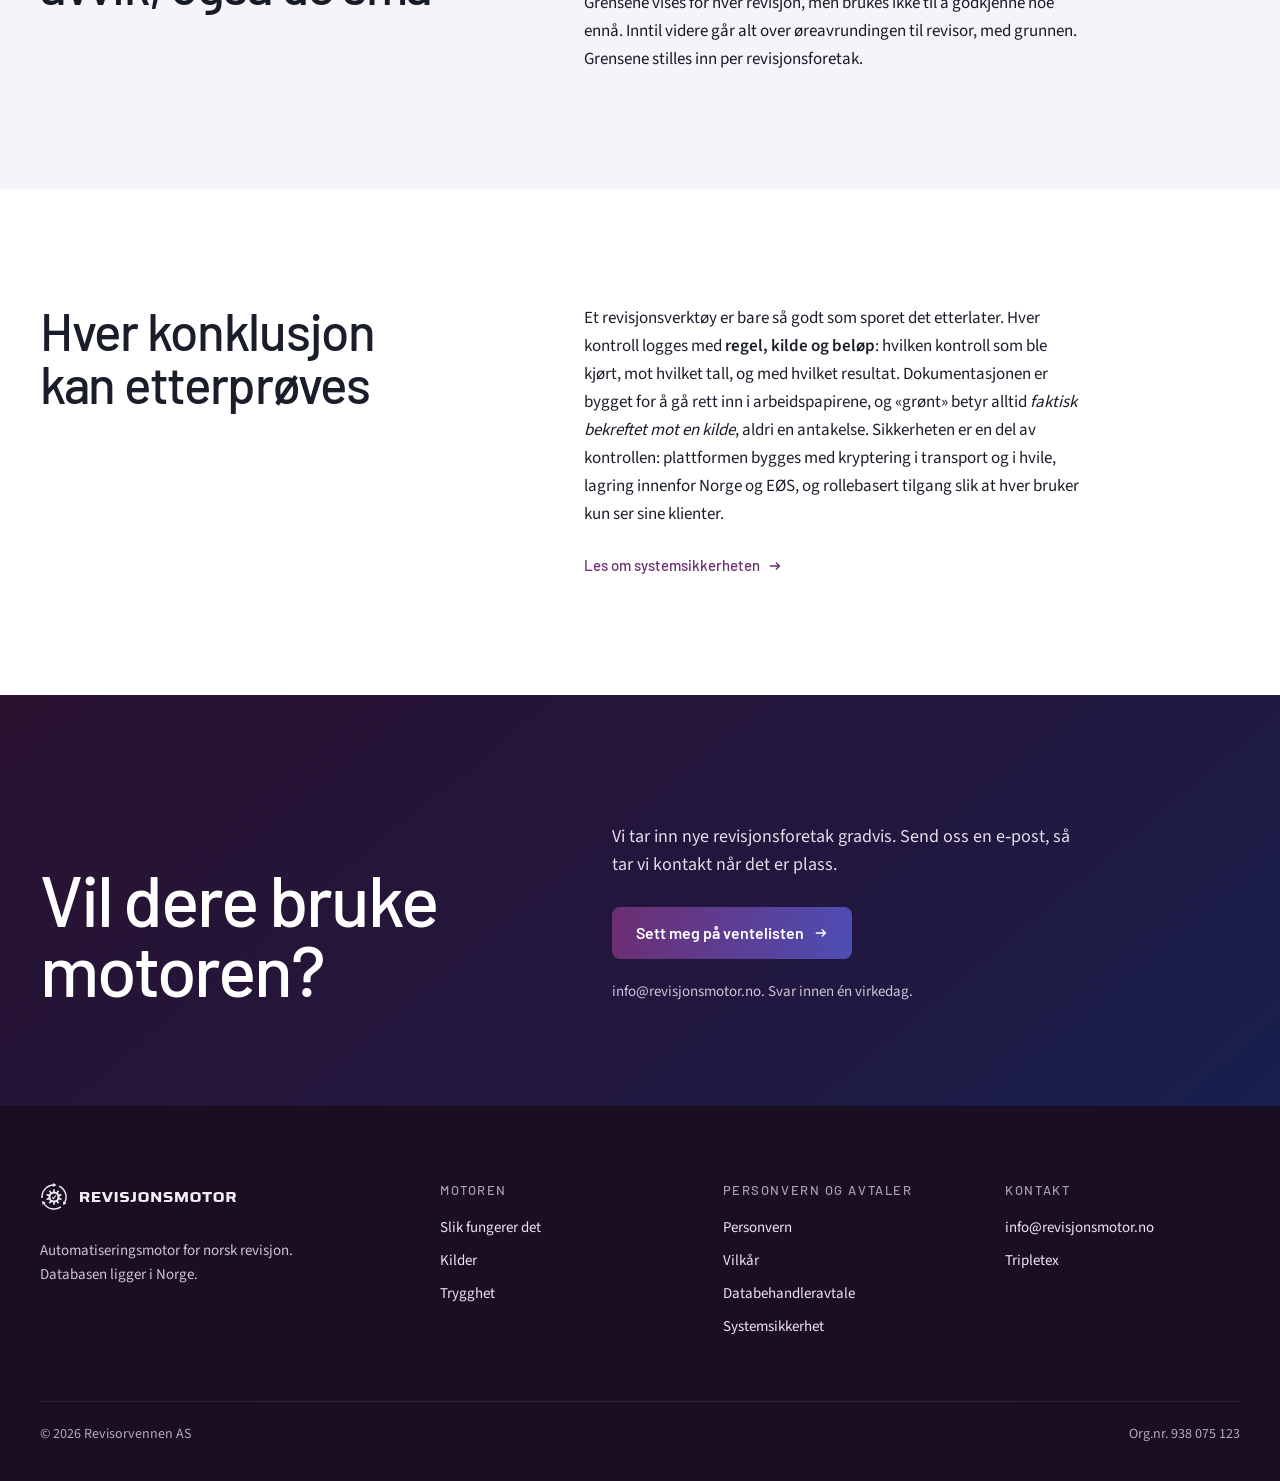
<file: slik-fungerer-det.html>
<!DOCTYPE html>
<html lang="nb">
<head>
<meta charset="utf-8">
<meta name="viewport" content="width=device-width, initial-scale=1">
<meta name="referrer" content="strict-origin-when-cross-origin">
<meta http-equiv="Content-Security-Policy" content="default-src 'self'; base-uri 'self'; img-src 'self' data:; style-src 'self' 'unsafe-inline'; font-src 'self'; script-src 'self'; form-action 'self' mailto:">
<title>Slik fungerer revisjonsverktøyet Revisjonsmotor</title>
<meta name="description" content="Slik fungerer revisjonsverktøyet Revisjonsmotor: henter data fra kildene, leser dokumentene og kontrollerer bilag, MVA, balanse og skatteoppgjør i kode.">
<link rel="canonical" href="https://revisjonsmotor.no/slik-fungerer-det.html">
<meta name="theme-color" content="#6d2e72">
<meta property="og:type" content="website">
<meta property="og:locale" content="nb_NO">
<meta property="og:site_name" content="Revisjonsmotor">
<meta property="og:title" content="Slik fungerer revisjonsverktøyet Revisjonsmotor">
<meta property="og:description" content="Slik fungerer revisjonsverktøyet Revisjonsmotor: henter data fra kildene, leser dokumentene og kontrollerer bilag, MVA, balanse og skatteoppgjør i kode.">
<meta property="og:url" content="https://revisjonsmotor.no/slik-fungerer-det.html">
<meta property="og:image" content="https://revisjonsmotor.no/og-image.png">
<meta property="og:image:width" content="1200">
<meta property="og:image:height" content="630">
<meta property="og:image:alt" content="Revisjonsmotor. Programmet gjør kontrollene. Revisor konkluderer.">
<meta name="twitter:card" content="summary_large_image">
<link rel="icon" href="favicon.svg" type="image/svg+xml">
<link rel="icon" href="favicon-32.png" sizes="32x32" type="image/png">
<link rel="apple-touch-icon" href="apple-touch-icon.png">
<link rel="preload" href="fonter/barlow-500.woff2" as="font" type="font/woff2" crossorigin>
<link rel="preload" href="fonter/source-sans-3.woff2" as="font" type="font/woff2" crossorigin>

<script src="js-klasse.js"></script>
<style>
@font-face{font-family:'Barlow';font-weight:300;font-style:normal;font-display:swap;src:url(fonter/barlow-300.woff2) format('woff2')}
@font-face{font-family:'Barlow';font-weight:400;font-style:normal;font-display:swap;src:url(fonter/barlow-400.woff2) format('woff2')}
@font-face{font-family:'Barlow';font-weight:500;font-style:normal;font-display:swap;src:url(fonter/barlow-500.woff2) format('woff2')}
@font-face{font-family:'Barlow';font-weight:600;font-style:normal;font-display:swap;src:url(fonter/barlow-600.woff2) format('woff2')}
@font-face{font-family:'Source Sans 3';font-weight:200 900;font-style:normal;font-display:swap;src:url(fonter/source-sans-3.woff2) format('woff2')}
@font-face{font-family:'Saira Motor';font-weight:700;font-style:normal;font-display:swap;src:url(fonter/saira-motor.woff2) format('woff2')}
html{scroll-behavior:smooth;scroll-padding-top:72px;-webkit-text-size-adjust:100%}
*{box-sizing:border-box}
body{margin:0;background:#1b0c1d;color:var(--rm-ink,#f3ecf4);font-family:'Source Sans 3',system-ui,-apple-system,'Segoe UI',sans-serif;font-size:17px;line-height:1.55;-webkit-font-smoothing:antialiased}
h1,h2,h3,h4,p,ul,ol,figure{margin:0;padding:0}
img,svg,canvas{display:block}
a{color:var(--rm-acc,#d3c0d5)}
a:hover{color:var(--rm-hi,#ffffff)}
::selection{background:var(--rm-acc,#d3c0d5);color:var(--rm-bg,#1b0c1d)}
:focus-visible{outline:2px solid var(--rm-acc,#d3c0d5);outline-offset:3px}
@media (prefers-reduced-motion:reduce){html{scroll-behavior:auto}*{transition:none!important}}
</style>
<style>:root{--rm-bg:#f6f4f9;--rm-hdr:rgba(246,244,249,.86);--rm-plum:#141f4d;--rm-panel:#ece8f2;--rm-ink:#171b27;--rm-hi:#0b0e17;--rm-mut:#4a5064;--rm-mut2:#5a6075;--rm-mut3:#585e72;--rm-acc:#6d2e72;--rm-lrgb:28,18,32;--rm-cta:#3a5fd9;--rm-ctaink:#ffffff;--rm-ctah:#4b70f0;--rm-lbg:#ffffff;--rm-link:#1a1e2a;--rm-lmut:#4f5466;--rm-lmut2:#61667a;--rm-lline:#dde2ee;--rm-lline2:#e9ecf4;--rm-brand:#6d2e72;--rm-okl:#1d7a46;--rm-ok:#1d7a46;--rm-chk:#a15c08;--rm-miss:#6f6676;--rm-pbg:linear-gradient(140deg,#2a1230 0%,#21173f 60%,#18204e 100%);--rm-pink:#ffffff;--rm-pmut:#e6dcea;--rm-pmut2:#cfc3d6;--rm-pcta:#3a5fd9;--rm-pctaink:#ffffff;--rm-pctah:#4b70f0;--rm-fbg:#1a0f22;--rm-fmut:#cfc3d6;--rm-flink:#efe6f1;--rm-navon:#1c1620;--rm-navoff:#5a6075;--rm-navu:rgba(28,18,32,.85);--rm-logol:none;--rm-logod:block;--rm-glowbg:radial-gradient(closest-side,rgba(109,46,114,.08),rgba(58,95,217,.06) 62%,rgba(58,95,217,0));--rm-accg:linear-gradient(100deg,#6d2e72 0%,#3a5fd9 100%);--rm-accgv:linear-gradient(180deg,#6d2e72 0%,#3a5fd9 100%);--rm-ctabg:linear-gradient(100deg,#6d2e72 0%,#3a5fd9 100%);--rm-ctabd:#3a5fd9;--rm-ctahbg:linear-gradient(100deg,#6d2e72 0%,#3a5fd9 100%);--rm-pctabg:linear-gradient(100deg,#6d2e72 0%,#3a5fd9 100%);--rm-pctabd:#3a5fd9;--rm-pctahbg:linear-gradient(100deg,#6d2e72 0%,#3a5fd9 100%);--rm-tg:linear-gradient(90deg,#6d2e72,#3a5fd9);--rm-tgf:transparent;--rm-ital:#6d2e72;--rm-alle:#6d2e72;--rm-ash:0 0 40px rgba(58,95,217,.16);--rm-chip:rgba(109,46,114,.08);--rm-hdrsh:0 10px 30px -18px rgba(28,18,32,.28);--rm-mkl:none;--rm-mkd:none;--rm-mka:none;--rm-mkb:none;--rm-mkc:none;--rm-mke:none;--rm-mkp2:none;--rm-mkp3:none;--rm-mkp4:none;--rm-mkp5:block;--rm-fhi:#ffffff;--rm-fline:rgba(255,255,255,.1)}
html{background:var(--rm-bg)}
body{background:var(--rm-bg)}
.sh{position:sticky;top:0;z-index:50;padding:12px clamp(10px,2.4vw,24px) 0}
.sh-indre{max-width:1120px;margin:0 auto;height:62px;padding:0 8px 0 16px;display:flex;align-items:center;gap:clamp(10px,2vw,24px);border-radius:14px;background:var(--rm-hdr);-webkit-backdrop-filter:saturate(140%) blur(16px);backdrop-filter:saturate(140%) blur(16px);box-shadow:var(--rm-hdrsh,0 12px 32px -14px rgba(0,0,0,.6))}
.sh-logo{display:flex;align-items:center;gap:12px;flex:none;text-decoration:none}
.sh-logo .merke{width:30px;height:30px;transition:transform 1100ms cubic-bezier(.23,1,.32,1)}
.sh-logo:hover .merke{transform:rotate(360deg)}
.sh-logo .ord{width:clamp(112px,22vw,156px);height:auto}
.sh-logo .ord-l{display:var(--rm-logol,block)}.sh-logo .ord-d{display:var(--rm-logod,none)}
.sh-nav{flex:1 1 auto;min-width:0;display:flex;flex-wrap:wrap;justify-content:center;align-items:center;column-gap:2px;height:40px;overflow:hidden;font:500 15px/20px 'Barlow',system-ui,sans-serif}
.sh-nav::before{content:"";width:0;height:40px}
.sh-nav a{padding:9px 15px;border-radius:8px;color:var(--rm-navoff);text-decoration:none;white-space:nowrap;transition:background-color 200ms ease,color 150ms ease}
.sh-nav a:hover{color:var(--rm-hi);background:rgba(var(--rm-lrgb),.06)}
.sh-nav a[aria-current=page]{color:var(--rm-navon);background:rgba(var(--rm-lrgb),.09)}
.sh-knapp{flex:none;display:inline-flex;align-items:center;height:46px;padding:0 22px;border-radius:8px;background:var(--rm-ctabg);background-size:160% 100%;color:var(--rm-ctaink);font:600 15px/1 'Barlow',system-ui,sans-serif;text-decoration:none;white-space:nowrap;transition:background-position 420ms cubic-bezier(.23,1,.32,1),transform 220ms cubic-bezier(.23,1,.32,1)}
.sh-knapp:hover{background-position:100% 0;transform:translateY(-1px);color:var(--rm-ctaink)}

.sf-ramme{max-width:1280px;margin:0 auto;padding:0 clamp(20px,4vw,40px)}
.sf-topp{padding:clamp(72px,9vw,136px) 0 clamp(56px,6vw,88px)}
.sf-kicker{display:flex;align-items:center;gap:14px;font:500 12px/1 'Barlow',system-ui,sans-serif;letter-spacing:.16em;text-transform:uppercase;color:var(--rm-mut2)}
.sf-kicker span{width:32px;height:1px;background:var(--rm-mut2)}
.sf-topp h1{margin-top:22px;max-width:16ch;font:500 clamp(44px,5.6vw,88px)/.98 'Barlow',system-ui,sans-serif;letter-spacing:-.03em;color:var(--rm-ink);text-wrap:balance}
.sf-ingress{margin-top:28px;max-width:52ch;font-size:clamp(17px,1.4vw,20px);line-height:1.55;color:var(--rm-ink);text-wrap:pretty}
.sf-hopp{display:flex;flex-wrap:wrap;gap:8px;margin-top:36px}
.sf-hopp a{padding:9px 14px;border-radius:8px;background:var(--rm-chip);color:var(--rm-ink);font:500 15px/1 'Barlow',system-ui,sans-serif;text-decoration:none;transition:background-color 200ms ease,color 150ms ease}
.sf-hopp a:hover{background:rgba(var(--rm-lrgb),.1);color:var(--rm-hi)}

.sf-seksjon{padding:clamp(88px,9vw,136px) 0;background:var(--rm-bg);color:var(--rm-ink)}
.sf-seksjon.lys{background:var(--rm-lbg);color:var(--rm-link);--rm-ink:var(--rm-link);--rm-hi:var(--rm-link);--rm-mut:var(--rm-lmut);--rm-acc:var(--rm-brand)}
.sf-h2{max-width:16ch;font:500 clamp(36px,4vw,60px)/1.04 'Barlow',system-ui,sans-serif;letter-spacing:-.025em;color:inherit;text-wrap:balance}
.sf-tekst{max-width:62ch;margin-top:28px}
.sf-tekst p{font-size:17px;line-height:1.65;text-wrap:pretty}
.sf-tekst p+p{margin-top:16px}
.sf-tekst strong{font-weight:600}
.sf-delt{display:flex;flex-wrap:wrap;gap:24px 80px;align-items:flex-start}
.sf-delt>.sf-h2{flex:5 1 320px}
.sf-delt>.sf-tekst{flex:7 1 480px;margin-top:0}
.sf-ital{font-family:'Iowan Old Style','Palatino Linotype',Palatino,'Book Antiqua',Georgia,serif;font-style:italic;font-weight:400;letter-spacing:-.01em;color:var(--rm-ital);background:var(--rm-tg,none);-webkit-background-clip:text;background-clip:text;-webkit-text-fill-color:var(--rm-tgf,currentColor)}

.sj{list-style:none;margin-top:clamp(40px,5vw,72px)}
.sj-steg{--p:0;display:grid;grid-template-columns:minmax(0,5fr) minmax(0,6fr);gap:clamp(32px,6vw,96px);align-items:center;padding:clamp(40px,5vw,64px) 0;border-top:1px solid rgba(var(--rm-lrgb),.12)}
.sj-steg.vist,html:not(.js) .sj-steg{--p:1}
.sj-hvem{display:block;margin-bottom:14px;font:700 14px/1 'Saira Motor','Barlow',sans-serif;letter-spacing:.02em;color:var(--rm-acc)}
.sj-hvem.revisor{font:600 14px/1 'Barlow',system-ui,sans-serif;letter-spacing:0;color:var(--rm-hi)}
.sj-tekst h3{font:500 clamp(30px,3vw,44px)/1.05 'Barlow',system-ui,sans-serif;letter-spacing:-.02em;color:var(--rm-ink)}
.sj-kort{margin-top:14px;max-width:42ch;font-size:18px;line-height:1.5;color:var(--rm-ink);text-wrap:pretty}
.sj-mer{margin-top:14px;max-width:46ch;font-size:16px;line-height:1.55;color:var(--rm-mut);text-wrap:pretty}
.sj-ramme{height:480px}
.sj-steg>*{min-width:0}

.sf-kilder{list-style:none;margin-top:clamp(36px,4vw,56px);border-top:1px solid var(--rm-lline)}
.sf-kilder li{display:flex;flex-wrap:wrap;align-items:baseline;gap:6px 32px;padding:22px 0;border-bottom:1px solid var(--rm-lline)}
.sf-kilder .navn{flex:0 0 260px;font:500 22px/1.2 'Barlow',system-ui,sans-serif;color:var(--rm-link)}
.sf-kilder .hva{flex:1 1 280px;font-size:16px;color:var(--rm-lmut)}
.sf-pil{display:inline-flex;align-items:center;gap:8px;color:var(--rm-brand);font:500 15px/1 'Barlow',system-ui,sans-serif;text-decoration:none}
.sf-pil:hover{color:var(--rm-link)}
.sf-seksjon:not(.lys) .sf-pil{color:var(--rm-acc)}
.sf-seksjon:not(.lys) .sf-pil:hover{color:var(--rm-hi)}

.sf-kontroller{display:grid;grid-template-columns:repeat(auto-fit,minmax(min(100%,440px),1fr));gap:16px;margin-top:clamp(36px,4vw,56px)}
.sf-kontroll{background:var(--rm-panel);border-radius:2px;padding:clamp(24px,2.6vw,36px)}
.sf-seksjon.lys .sf-kontroll{background:rgba(28,18,32,.045)}
.sf-kontroll.bred{grid-column:1/-1}
.sf-kontroll h3{font:500 clamp(24px,2.2vw,30px)/1.15 'Barlow',system-ui,sans-serif;letter-spacing:-.01em;color:var(--rm-ink)}
.sf-kontroll p{margin-top:12px;max-width:72ch;font-size:16px;line-height:1.6;color:var(--rm-ink);text-wrap:pretty}
.sf-kontroll ol{margin:14px 0 0;padding-left:22px;max-width:72ch}
.sf-kontroll li{margin-top:10px;font-size:16px;line-height:1.6;color:var(--rm-ink)}
.sf-kontroll li::marker{color:var(--rm-acc);font-weight:600}

.sf-slutt{background:var(--rm-pbg);padding:clamp(88px,10vw,152px) 0 clamp(72px,8vw,112px)}

@media (max-width:860px){
  .sj-steg{grid-template-columns:1fr}
  .sj-ramme{height:440px;--hn:118px;--fl:92px}
  .sj-smal-skjul{display:none!important}
  .sj-boks{padding:14px 12px!important;gap:8px!important;font-size:18px!important}
  .sf-kilder .navn{flex-basis:100%}
}

.kt-ramme{position:relative;z-index:1;max-width:1280px;margin:0 auto;padding:0 clamp(20px,4vw,40px);display:flex;flex-wrap:wrap;align-items:flex-end;gap:32px 80px}
.kt-tittel{flex:7 1 480px;min-width:0;max-width:12ch;font:500 clamp(44px,5.6vw,88px)/.98 'Barlow',system-ui,sans-serif;letter-spacing:-.03em;color:var(--rm-pink,#fff);text-wrap:balance}
.kt-h{flex:5 1 340px;min-width:0;max-width:460px}
.kt-ingress{font-size:18px;line-height:1.55;color:var(--rm-pmut,#e3d6e4);text-wrap:pretty}
.kt-h .knapp-fade{margin-top:28px}
.kt-epost{margin-top:22px;font-size:15px;line-height:1.5;color:var(--rm-pmut2,#cdbcd0)}
.knapp-fade{display:inline-flex;align-items:center;gap:10px;height:52px;padding:0 24px;border:0;border-radius:8px;cursor:pointer;background:var(--rm-pctabg,#fff);background-size:160% 100%;background-position:0 0;color:var(--rm-pctaink,#6d2e72);font:600 16px/1 'Barlow',system-ui,sans-serif;text-decoration:none;white-space:nowrap;transition:background-position 420ms cubic-bezier(.23,1,.32,1),transform 220ms cubic-bezier(.23,1,.32,1),filter 200ms ease}
.knapp-fade:hover{background-position:100% 0;transform:translateY(-1px);filter:brightness(1.06);color:var(--rm-pctaink,#6d2e72)}

.ft{background:var(--rm-fbg,#311533);color:var(--rm-fmut,#cdbcd0)}
.ft-ramme{max-width:1280px;margin:0 auto;padding:0 clamp(20px,4vw,40px)}
.ft-rad{display:grid;grid-template-columns:minmax(240px,1.5fr) repeat(3,minmax(150px,1fr));gap:40px 48px;padding:clamp(56px,6vw,88px) 0 clamp(44px,5vw,64px)}
.ft-logo{display:inline-flex;align-items:center;gap:12px;text-decoration:none}
.ft-logo img{width:28px;height:28px}
.ft-logo .ft-ord{width:156px;height:auto}
.ft-merke p{margin-top:20px;font-size:15px;line-height:1.6}
.ft-kol{display:flex;flex-direction:column;gap:12px}
.ft-kol h3{margin-bottom:6px;font:500 13px/1.2 'Barlow',system-ui,sans-serif;letter-spacing:.12em;text-transform:uppercase;color:var(--rm-fmut,#cdbcd0);opacity:.8}
.ft-kol a{width:fit-content;color:var(--rm-flink,#e7dbe8);text-decoration:none;font-size:15px;line-height:1.4;transition:color 150ms ease}
.ft-kol a:hover{color:var(--rm-fhi,#fff);text-decoration:underline;text-underline-offset:4px}
.ft-bunn{display:flex;flex-wrap:wrap;justify-content:space-between;gap:8px 24px;padding:22px 0 36px;border-top:1px solid var(--rm-fline,rgba(255,255,255,.1));font-size:14px;opacity:.85}
@media (max-width:900px){.ft-rad{grid-template-columns:1fr 1fr}.ft-merke{grid-column:1/-1}}
@media (max-width:520px){.ft-rad{grid-template-columns:1fr}}

/* Knappene glir mellom plomme og kobolt når musa er over */
#dc-rot header a[href="#kontakt"], #topp a[href="#kontakt"]{background-size:160% 100%!important;transition:background-position 420ms cubic-bezier(.23,1,.32,1),transform 220ms cubic-bezier(.23,1,.32,1),filter 200ms ease!important}
#dc-rot header a[href="#kontakt"]:hover, #topp a[href="#kontakt"]:hover{background-position:100% 0!important}
@media (prefers-reduced-motion:reduce){.knapp-fade{transition:none}}

.mm-knapp{display:none;flex:none;align-items:center;justify-content:center;width:44px;height:44px;border:0;border-radius:8px;background:transparent;color:var(--rm-ink);cursor:pointer;transition:background-color 150ms ease}
.mm-knapp:hover,.mm-knapp[aria-expanded=true]{background:rgba(var(--rm-lrgb),.08)}
.mm-panel{position:absolute;left:clamp(10px,2.4vw,24px);right:clamp(10px,2.4vw,24px);top:80px;z-index:60;display:flex;flex-direction:column;padding:10px;border-radius:14px;background:var(--rm-lbg,#fff);box-shadow:0 18px 40px -18px rgba(28,18,32,.45)}
.mm-panel[hidden]{display:none}
.mm-panel a{padding:14px 16px;border-radius:8px;color:var(--rm-link,#1f1b26);font:500 18px/1.2 'Barlow',system-ui,sans-serif;text-decoration:none}
.mm-panel a:hover,.mm-panel a:focus-visible{background:rgba(28,18,32,.06)}
@media (max-width:760px){
  .mm-knapp{display:inline-flex}
  .sh-nav,#dc-rot header nav[aria-label=Hovedmeny]{display:none!important}
  .sh-indre,#dc-rot header>div{gap:8px!important;padding:0 6px 0 12px!important}
  .sh-knapp,#dc-rot header a[href="#kontakt"]{padding:0 16px!important;height:42px!important}
  .sh-logo{margin-right:auto}
}
@media (max-width:360px){.sh-logo .ord,#dc-rot header a[aria-label] img[width="168"]{width:96px!important}}

main [id]{scroll-margin-top:96px}
.anim{--p:0}
.anim.vist,html:not(.js) .anim{--p:1}
.anim.nullstill,.anim.nullstill *{transition:none!important}
.panel-ramme{height:530px;min-width:0}
.hvem{display:inline-block;font:700 14px/1 'Saira Motor','Barlow',sans-serif;letter-spacing:.02em;color:var(--rm-acc)}
.hvem.revisor{font:600 14px/1 'Barlow',system-ui,sans-serif;letter-spacing:0;color:var(--rm-hi)}
.knapp-rolig{display:inline-flex;align-items:center;gap:8px;height:52px;padding:0 24px;border:0;border-radius:8px;background:rgba(var(--rm-lrgb),.07);color:var(--rm-ink);font:600 16px/1 'Barlow',system-ui,sans-serif;cursor:pointer;transition:background-color 150ms ease,transform 150ms ease}
.knapp-rolig:hover{background:rgba(var(--rm-lrgb),.12)}
.knapp-rolig:active{transform:scale(.97)}
.knapp-rolig:disabled{opacity:.4;cursor:default}
/* På smale skjermer vokser panelet med innholdet, så ingen tekst klippes bort. Prikkene i Sorterer har et tak (--pm). */
@media (max-width:860px){.panel-ramme{display:grid;height:auto;min-height:440px;--hn:118px;--fl:92px;--pm:228px}.sj-smal-skjul{display:none!important}.sj-boks{padding:14px 12px!important;gap:8px!important;font-size:18px!important}}

.sh{position:sticky}
.sf-kontroll{border-radius:2px}

.mr.natt{--rm-bg:#120e2e;--rm-ink:#f3ecf4;--rm-hi:#ffffff;--rm-mut:#cfc6e0;--rm-mut2:#b3a9cc;--rm-mut3:#9a90b5;--rm-panel:rgba(255,255,255,.06);--rm-lrgb:243,236,244;--rm-ok:#7fd3a6;--rm-chk:#f2b660;--rm-miss:#b9aecb;--rm-link:#f3ecf4;--rm-lmut:#cfc6e0;--rm-acc:#c9a2ff;padding:clamp(56px,6vw,88px) 0;overflow:hidden;background:radial-gradient(80% 70% at 22% 40%,#2c1a4c 0%,#171238 55%,#0f1230 100%);color:var(--rm-ink)}
.mr.natt .sf-h2{color:#fff}
.mr-grid{display:grid;grid-template-columns:minmax(0,1fr) minmax(0,1fr);gap:clamp(32px,5vw,72px);align-items:stretch}
.mr-venstre{display:flex;flex-direction:column;min-width:0}
.mr-venstre>.mr-hold{margin:auto 0;width:100%}
.mr-paneler{display:grid}
.mr-panel{grid-area:1/1;min-width:0}
.mr-panel[hidden]{display:block;visibility:hidden}
.mr-h3{margin-top:12px;font:500 clamp(36px,4vw,56px)/1 'Barlow',system-ui,sans-serif;letter-spacing:-.025em;color:#fff}
.mr-kort{margin-top:16px;max-width:46ch;font-size:19px;line-height:1.5;color:var(--rm-ink)}
.mr-mer{margin:12px 0 28px;max-width:56ch;font-size:16px;line-height:1.55;color:var(--rm-mut)}
.natt .panel-ramme{border-radius:4px;background:rgba(255,255,255,.04);box-shadow:inset 0 0 0 1px rgba(255,255,255,.08)}

.nb{position:relative;width:100%;max-width:660px;aspect-ratio:1/.78;margin:0 auto;--tilt:60deg;--loft:4px;container-type:inline-size}
.nb-scene{position:absolute;inset:0;perspective:1100px}
.nb-gulv{position:absolute;left:50%;top:58%;width:190%;aspect-ratio:1;transform:translate(-50%,-50%) rotateX(var(--tilt));background:repeating-linear-gradient(0deg,rgba(125,151,255,.16) 0 1px,transparent 1px 40px),repeating-linear-gradient(90deg,rgba(125,151,255,.16) 0 1px,transparent 1px 40px);-webkit-mask:radial-gradient(closest-side,#000 30%,transparent 75%);mask:radial-gradient(closest-side,#000 30%,transparent 75%);pointer-events:none}
.nb-plan{position:absolute;left:50%;top:56%;width:96%;aspect-ratio:1;transform:translate(-50%,-50%) rotateX(var(--tilt)) rotateZ(var(--rot,180deg));transform-style:preserve-3d}
.nb-lag{position:absolute;inset:0;width:100%;height:100%;transform:rotate(-90deg);overflow:visible}
.nb circle{fill:none}
.nb-spor{stroke:rgba(170,185,255,.24);stroke-width:4}
.nb-fyll{stroke:url(#nbg);stroke-width:6;stroke-linecap:round;stroke-dasharray:1156.1;stroke-dashoffset:1156.1}
.nb-ut{stroke:url(#nbg);stroke-width:6;opacity:0}
.nb-maske{stroke:#fff;stroke-width:16;stroke-dasharray:1156.1;stroke-dashoffset:1156.1}
.nb-partikler{stroke:#fff;stroke-width:4;stroke-linecap:round;stroke-dasharray:.1 22;animation:nbflyt 1.1s linear infinite}
@keyframes nbflyt{to{stroke-dashoffset:-22.1}}
.nb-stasjoner{position:absolute;inset:0;transform-style:preserve-3d}
.mr-st{position:absolute;width:0;height:0;border:0;padding:0;background:none;cursor:pointer;transform-style:preserve-3d;-webkit-tap-highlight-color:transparent}
.mr-st .chip{position:absolute;left:0;top:0;padding:10px 18px;border-radius:999px;white-space:nowrap;font:600 15px/1 'Barlow',system-ui,sans-serif;color:rgba(243,236,244,.85);background:rgba(36,31,66,.94);border:1px solid rgba(255,255,255,.18);box-shadow:0 10px 24px -12px rgba(0,0,0,.6);transform-origin:50% 100%;
  transform:translate(-50%,-100%) rotateZ(calc(-1 * var(--rot,180deg))) rotateX(calc(-1 * var(--tilt))) translateY(-6px) scale(var(--sk,1));opacity:var(--op,1);transition:background .3s,color .3s,box-shadow .3s}
.mr-st.forbi .chip{color:#c9d3ff}
.mr-st[aria-selected=true] .chip{color:#fff;background:linear-gradient(135deg,#9a4fa1,#4f72ef);border-color:transparent;box-shadow:0 0 22px 2px rgba(125,151,255,.6)}
.mr-st:focus-visible{outline:none}.mr-st:focus-visible .chip{outline:2px solid #fff;outline-offset:2px}
.nb-sentrum{position:absolute;left:50%;top:50%;width:0;height:0;transform-style:preserve-3d}
.nb-svev{position:absolute;left:0;top:0;width:96px;height:96px;width:min(96px,16cqi);height:min(96px,16cqi);transform-origin:50% 100%;transform:translate(-50%,-100%) rotateZ(calc(-1 * var(--rot,180deg))) rotateX(calc(-1 * var(--tilt))) translateY(calc(-1 * var(--loft)))}
.nb-puck{width:100%;aspect-ratio:1;border-radius:50%;display:grid;place-items:center;background:rgba(255,255,255,.11);border:1px solid rgba(255,255,255,.22);box-shadow:0 0 40px 4px rgba(125,151,255,.35),inset 0 1px 0 rgba(255,255,255,.3);animation:nbsvev 4s ease-in-out infinite}
.nb-puck .mr-merke{width:62%;height:auto;filter:drop-shadow(0 0 8px rgba(125,151,255,.8))}
@keyframes nbsvev{50%{transform:translateY(-8px)}}
@media (min-width:1200px){.mr-grid{grid-template-columns:minmax(0,1.12fr) minmax(0,1fr)}}
@media (max-width:900px){.mr-grid{grid-template-columns:minmax(0,1fr);gap:8px}.mr-venstre>.mr-hold{margin:8px 0 0}}
/* Smalere bane: brikkene skal holde seg innenfor skjermen og fri av logoen. */
@media (max-width:1199px){.nb{--tilt:55deg;aspect-ratio:1/.66}.nb-plan{width:86%}}
@media (max-width:600px){.nb{--tilt:52deg;--loft:0px;aspect-ratio:1/.64}.nb-plan{width:82%}.mr-st .chip{font-size:13px;padding:8px 12px}}
@media (prefers-reduced-motion:reduce){.nb-partikler,.nb-puck{animation:none}}

.vm-lag{position:fixed;inset:0;pointer-events:none;z-index:40;overflow:hidden;mix-blend-mode:multiply;opacity:var(--vmv,1);transition:opacity .4s ease}
.vm{position:absolute;aspect-ratio:1/1;height:min(118vh,1300px);right:calc(46vw - min(118vh,1300px));top:50%;transform:translateY(-50%);opacity:.06}
.vm-pil,.vm-gir{transform-box:view-box;transform-origin:50px 50px}
.vm-pil{transform:rotate(var(--vmrot,0deg))}
.vm-gir{transform:rotate(calc(var(--vmrot,0deg) * -0.6))}
@media (max-width:700px){.vm{height:92vh;right:calc(45vw - 92vh)}}
</style>
</head>
<body>
<header class="sh"><div class="sh-indre">
  <a class="sh-logo" href="index.html" aria-label="Revisjonsmotor, forsiden"><img class="merke" src="[data-uri]" alt="" width="30" height="30"><img class="ord ord-l" src="[data-uri]" alt="" width="168" height="11"><img class="ord ord-d" src="[data-uri]" alt="" width="168" height="11"></a>
  <nav class="sh-nav" aria-label="Hovedmeny"><a href="index.html#kilder">Kilder</a><a href="index.html#trygghet">Trygghet</a><a href="#" aria-current="page">Slik fungerer det</a></nav>
  <button type="button" class="mm-knapp" aria-expanded="false" aria-controls="mm-panel" aria-label="Meny"><svg viewBox="0 0 24 24" width="22" height="22" aria-hidden="true"><path d="M4 7h16M4 12h16M4 17h16" fill="none" stroke="currentColor" stroke-width="1.8" stroke-linecap="round"></path></svg></button>
  <a class="sh-knapp" href="#kontakt">Venteliste</a>
</div><div id="mm-panel" class="mm-panel" hidden><a href="index.html#kilder">Kilder</a><a href="index.html#trygghet">Trygghet</a><a href="#">Slik fungerer det</a></div></header>
<main>
<section class="sf-topp "><div class="sf-ramme">
  <h1>Hvordan motoren kontrollerer</h1>
  <p class="sf-ingress">En åpen forklaring av hvordan revisjonsverktøyet virker, steg for steg, fra Revisjonsmotor henter dataene til den leverer en etterprøvbar konklusjon. Denne siden oppdateres løpende etter hvert som motoren utvides.</p>
  <nav class="sf-hopp" aria-label="På denne siden"><a href="#slik-jobber-den">Slik jobber den</a><a href="#prinsipp">Prinsippet</a><a href="#data">Datakilder</a><a href="#kontroller">Kontrollene</a><a href="#vesentlighet">Vesentlighet</a><a href="#etterprovbar">Etterprøvbarhet</a></nav>
</div></section>
<section id="slik-jobber-den" class="sf-seksjon mr natt"><div class="sf-ramme">
  <div class="mr-grid">
    <div class="mr-venstre"><h2 class="sf-h2">Slik jobber den</h2>
    <div class="mr-hold"><div class="mr-ring nb"><div class="nb-scene"><div class="nb-gulv"></div><div class="nb-plan">
      <svg class="nb-lag" viewBox="0 0 400 400" aria-hidden="true"><defs>
        <linearGradient id="nbg" x1="0" y1="0" x2="1" y2="1"><stop offset="0" stop-color="#c77fcd"/><stop offset="1" stop-color="#7d97ff"/></linearGradient>
        <mask id="nbm" maskUnits="userSpaceOnUse" x="0" y="0" width="400" height="400"><circle cx="200" cy="200" r="184" class="nb-maske"/></mask></defs>
        <circle cx="200" cy="200" r="184" class="nb-spor"/><circle cx="200" cy="200" r="184" class="nb-fyll mr-fyll"/>
        <circle cx="200" cy="200" r="184" class="nb-partikler" mask="url(#nbm)"/><circle cx="200" cy="200" r="184" class="nb-ut mr-ut"/></svg>
      <div role="tablist" aria-label="Stegene" class="nb-stasjoner"><button type="button" role="tab" id="mr-t0" aria-controls="mr-p0" aria-selected="true" tabindex="0" class="mr-st" style="left:50.000%;top:4.000%"><span class="chip">Henter</span></button><button type="button" role="tab" id="mr-t1" aria-controls="mr-p1" aria-selected="false" tabindex="-1" class="mr-st" style="left:93.749%;top:35.785%"><span class="chip">Leser</span></button><button type="button" role="tab" id="mr-t2" aria-controls="mr-p2" aria-selected="false" tabindex="-1" class="mr-st" style="left:77.038%;top:87.215%"><span class="chip">Kontrollerer</span></button><button type="button" role="tab" id="mr-t3" aria-controls="mr-p3" aria-selected="false" tabindex="-1" class="mr-st" style="left:22.962%;top:87.215%"><span class="chip">Sorterer</span></button><button type="button" role="tab" id="mr-t4" aria-controls="mr-p4" aria-selected="false" tabindex="-1" class="mr-st" style="left:6.251%;top:35.785%"><span class="chip">Konkluderer</span></button></div>
      <div class="nb-sentrum"><div class="nb-svev"><div class="nb-puck"><svg class="mr-merke" viewBox="0 0 100 100" aria-hidden="true"><g class="mr-dreie"><path d="M 7.16 53.75 A 43 43 0 0 1 50 7" fill="none" stroke="#9fb2ff" stroke-width="5"/><path d="M 68.17 11.03 A 43 43 0 0 1 87.24 71.5" fill="none" stroke="#9fb2ff" stroke-width="5"/><path d="M 74.66 85.22 A 43 43 0 0 1 12.76 71.5" fill="none" stroke="#9fb2ff" stroke-width="5"/><path d="M 59 7 L 47 0 L 47 14 Z" fill="#9fb2ff"/><path d="M 82.74 79.29 L 94.8 72.4 L 82.68 65.4 Z" fill="#9fb2ff"/><path d="M 8.26 63.71 L 8.2 77.6 L 20.32 70.6 Z" fill="#9fb2ff"/><g fill="#9fb2ff"><rect x="47" y="22" width="6" height="10" rx="1.3" transform="rotate(0 50 50)"/><rect x="47" y="22" width="6" height="10" rx="1.3" transform="rotate(36 50 50)"/><rect x="47" y="22" width="6" height="10" rx="1.3" transform="rotate(72 50 50)"/><rect x="47" y="22" width="6" height="10" rx="1.3" transform="rotate(108 50 50)"/><rect x="47" y="22" width="6" height="10" rx="1.3" transform="rotate(144 50 50)"/><rect x="47" y="22" width="6" height="10" rx="1.3" transform="rotate(180 50 50)"/><rect x="47" y="22" width="6" height="10" rx="1.3" transform="rotate(216 50 50)"/><rect x="47" y="22" width="6" height="10" rx="1.3" transform="rotate(252 50 50)"/><rect x="47" y="22" width="6" height="10" rx="1.3" transform="rotate(288 50 50)"/><rect x="47" y="22" width="6" height="10" rx="1.3" transform="rotate(324 50 50)"/></g><circle cx="50" cy="50" r="16.25" fill="none" stroke="#9fb2ff" stroke-width="7.5"/></g><path d="M44.5 52 L48 55.5 L56 45.5" fill="none" stroke="#9fb2ff" stroke-width="4" stroke-linecap="round" stroke-linejoin="round"/></svg></div></div></div>
    </div></div></div></div></div>
    <div class="mr-innhold"><div class="mr-paneler"><div role="tabpanel" id="mr-p0" aria-labelledby="mr-t0" class="mr-panel">
        <span class="hvem">Motoren</span><h3 class="mr-h3">Henter</h3><p class="mr-kort">Automatisk fra Skatteetaten, Altinn og regnskapssystemet: skatteoppgjør, skattemelding, regnskap og bilag.</p><p class="mr-mer">Skattemelding og skatteoppgjør for alle kundene med ett trykk. Alt hentes med revisjonsforetakets egen tilgang, og kunden blir aldri bedt om å godkjenne noe.</p><div class="panel-ramme anim "><div aria-hidden="true" style="position:relative;height:100%;opacity:var(--p);transform:translateY(calc((1 - var(--p)) * 14px));transition:opacity 450ms ease,transform 650ms cubic-bezier(.23,1,.32,1);background:var(--rm-panel,#211023);border-radius:2px;padding:clamp(24px,2.6vw,36px);display:flex;flex-direction:column;overflow:hidden">
            <div style="display:flex;justify-content:space-between;gap:16px;font:500 12px/1 'Barlow',system-ui,sans-serif;letter-spacing:.14em;text-transform:uppercase;color:var(--rm-mut2,#a993ad)"><span>Motoren</span><span>Henter</span></div>
            <div style="margin-top:24px;flex:1 1 auto;display:flex;flex-direction:column">
              <div style="position:relative;display:flex;align-items:center;gap:20px;padding:20px 0;">
                <span style="flex:0 0 var(--hn,170px);font:500 21px/1.2 'Barlow',system-ui,sans-serif;color:var(--rm-ink,#f3ecf4)">Skatteetaten</span>
                <span class="sj-smal-skjul" style="flex:1 1 auto;min-width:0;font-size:15px;line-height:1.4;color:var(--rm-mut2,#a993ad)">Skatteoppgjør, skattemelding, krav og betalinger</span>
                <span style="flex:none;display:flex;align-items:center;gap:8px;font:500 14px/1 'Barlow',system-ui,sans-serif;color:var(--rm-ink,#f3ecf4);opacity:var(--p);transition:opacity 300ms ease 600ms"><span style="width:8px;height:8px;background:var(--rm-acc,#d3c0d5)"></span>Hentet</span>
                <span style="position:absolute;left:0;right:0;top:-1px;height:1px;background:var(--rm-acc,#d3c0d5);transform-origin:left center;transform:scaleX(var(--p));transition:transform 700ms cubic-bezier(.23,1,.32,1) 100ms"></span>
              </div>
              <div style="position:relative;display:flex;align-items:center;gap:20px;padding:20px 0;">
                <span style="flex:0 0 var(--hn,170px);font:500 21px/1.2 'Barlow',system-ui,sans-serif;color:var(--rm-ink,#f3ecf4)">Altinn</span>
                <span class="sj-smal-skjul" style="flex:1 1 auto;min-width:0;font-size:15px;line-height:1.4;color:var(--rm-mut2,#a993ad)">Skatteoppgjøret som dokument</span>
                <span style="flex:none;display:flex;align-items:center;gap:8px;font:500 14px/1 'Barlow',system-ui,sans-serif;color:var(--rm-ink,#f3ecf4);opacity:var(--p);transition:opacity 300ms ease 950ms"><span style="width:8px;height:8px;background:var(--rm-acc,#d3c0d5)"></span>Hentet</span>
                <span style="position:absolute;left:0;right:0;top:-1px;height:1px;background:var(--rm-acc,#d3c0d5);transform-origin:left center;transform:scaleX(var(--p));transition:transform 700ms cubic-bezier(.23,1,.32,1) 450ms"></span>
              </div>
              <div style="position:relative;display:flex;align-items:center;gap:20px;padding:20px 0;">
                <span style="flex:0 0 var(--hn,170px);font:500 21px/1.2 'Barlow',system-ui,sans-serif;color:var(--rm-ink,#f3ecf4)">Regnskapssystem</span>
                <span class="sj-smal-skjul" style="flex:1 1 auto;min-width:0;font-size:15px;line-height:1.4;color:var(--rm-mut2,#a993ad)">Regnskap og bilag</span>
                <span style="flex:none;display:flex;align-items:center;gap:8px;font:500 14px/1 'Barlow',system-ui,sans-serif;color:var(--rm-ink,#f3ecf4);opacity:var(--p);transition:opacity 300ms ease 1300ms"><span style="width:8px;height:8px;background:var(--rm-acc,#d3c0d5)"></span>Hentet</span>
                <span style="position:absolute;left:0;right:0;top:-1px;height:1px;background:var(--rm-acc,#d3c0d5);transform-origin:left center;transform:scaleX(var(--p));transition:transform 700ms cubic-bezier(.23,1,.32,1) 800ms"></span>
              </div>
              <div style="flex:1 1 auto;min-height:96px;display:flex;flex-direction:column;align-items:center;">
                <svg viewBox="0 0 300 60" preserveAspectRatio="none" aria-hidden="true" style="width:100%;flex:1 1 auto;min-height:40px;opacity:var(--p);transition:opacity 500ms ease 1500ms"><path d="M30 0 C30 34 150 26 150 60 M150 0 L150 60 M270 0 C270 34 150 26 150 60" fill="none" stroke="var(--rm-acc,#d3c0d5)" stroke-width="1" vector-effect="non-scaling-stroke" opacity=".7"></path></svg>
                <span style="display:inline-flex;align-items:center;gap:10px;padding:12px 18px;border-radius:8px;background:var(--rm-bg,#1b0c1d);font:500 17px/1 'Barlow',system-ui,sans-serif;color:var(--rm-hi,#ffffff);opacity:var(--p);transform:translateY(calc((1 - var(--p)) * 14px));transition:opacity 500ms ease 1800ms,transform 600ms cubic-bezier(.23,1,.32,1) 1800ms"><span style="width:8px;height:8px;background:var(--rm-acc,#d3c0d5)"></span>Én felles datamodell</span>
              </div>
              <p style="margin-top:20px;padding-top:16px;font-size:15px;line-height:1.5;color:var(--rm-mut2,#a993ad)">Med revisjonsforetakets egen tilgang. Kunden blir aldri bedt om å godkjenne noe.</p>
            </div>
          </div></div></div><div role="tabpanel" id="mr-p1" aria-labelledby="mr-t1" class="mr-panel" hidden>
        <span class="hvem">Motoren</span><h3 class="mr-h3">Leser</h3><p class="mr-kort">Fakturaer, kvitteringer, ansattutlegg og skattedokumenter, og tar ut beløp, datoer og parter.</p><p class="mr-mer">Fra hvert bilag: selger, org.nr., fakturadato, forfall, netto, MVA per sats og valuta. Fakturadatoen sjekkes mot teksten i dokumentet.</p><div class="panel-ramme anim "><div aria-hidden="true" style="position:relative;height:100%;opacity:var(--p);transform:translateY(calc((1 - var(--p)) * 14px));transition:opacity 450ms ease,transform 650ms cubic-bezier(.23,1,.32,1);background:var(--rm-panel,#211023);border-radius:2px;padding:clamp(24px,2.6vw,36px);display:flex;flex-direction:column;overflow:hidden">
            <div style="display:flex;justify-content:space-between;gap:16px;font:500 12px/1 'Barlow',system-ui,sans-serif;letter-spacing:.14em;text-transform:uppercase;color:var(--rm-mut2,#a993ad)"><span>Motoren</span><span>Leser</span></div>
            <div style="flex:1 1 auto;min-height:0;display:flex;gap:clamp(20px,2.4vw,36px);margin-top:28px">
              <div style="flex:0 0 40%;position:relative;background:var(--rm-lbg,#f6f5f8);border-radius:2px;padding:22px;overflow:hidden"><span style="display:block;height:10px;width:46%;margin-top:0px;background:#bfb5c7"></span><span style="display:block;height:6px;width:30%;margin-top:10px;background:var(--rm-lline,#dcd8e2)"></span><span style="display:block;height:14px"></span><span style="display:block;height:6px;width:88%;margin-top:10px;background:var(--rm-lline,#dcd8e2)"></span><span style="display:block;height:6px;width:72%;margin-top:10px;background:var(--rm-lline,#dcd8e2)"></span><span style="display:block;height:6px;width:80%;margin-top:10px;background:var(--rm-lline,#dcd8e2)"></span><span style="display:block;height:14px"></span><span style="display:block;height:6px;width:64%;margin-top:10px;background:var(--rm-lline,#dcd8e2)"></span><span style="display:block;height:6px;width:70%;margin-top:10px;background:var(--rm-lline,#dcd8e2)"></span><span style="display:block;height:6px;width:58%;margin-top:10px;background:var(--rm-lline,#dcd8e2)"></span><span style="display:block;height:14px"></span><span style="display:block;height:6px;width:38%;margin-top:10px;background:var(--rm-lline,#dcd8e2)"></span>
                <span style="position:absolute;left:0;right:0;top:calc(var(--p) * 100%);height:2px;background:var(--rm-brand,#6d2e72);box-shadow:0 0 22px 6px rgba(109,46,114,.35);transition:top 2200ms cubic-bezier(.45,0,.55,1)"></span>
              </div>
              <div style="flex:1 1 auto;min-width:0;display:flex;flex-direction:column;justify-content:center">
                <div style="display:flex;align-items:center;gap:16px;padding:10px 0;"><span style="flex:0 0 var(--fl,112px);font-size:15px;color:var(--rm-mut,#c9b8cc)">Selger</span><span style="flex:1 1 auto;display:flex"><span style="display:block;width:72%;height:8px;background:var(--rm-acc,#d3c0d5);transform-origin:left center;transform:scaleX(var(--p));transition:transform 520ms cubic-bezier(.23,1,.32,1) 300ms"></span></span></div>
                <div style="display:flex;align-items:center;gap:16px;padding:10px 0;"><span style="flex:0 0 var(--fl,112px);font-size:15px;color:var(--rm-mut,#c9b8cc)">Org.nr.</span><span style="flex:1 1 auto;display:flex"><span style="display:block;width:44%;height:8px;background:var(--rm-acc,#d3c0d5);transform-origin:left center;transform:scaleX(var(--p));transition:transform 520ms cubic-bezier(.23,1,.32,1) 480ms"></span></span></div>
                <div style="display:flex;align-items:center;gap:16px;padding:10px 0;"><span style="flex:0 0 var(--fl,112px);font-size:15px;color:var(--rm-mut,#c9b8cc)">Fakturadato</span><span style="flex:1 1 auto;display:flex"><span style="display:block;width:52%;height:8px;background:var(--rm-acc,#d3c0d5);transform-origin:left center;transform:scaleX(var(--p));transition:transform 520ms cubic-bezier(.23,1,.32,1) 660ms"></span></span></div>
                <div style="display:flex;align-items:center;gap:16px;padding:10px 0;"><span style="flex:0 0 var(--fl,112px);font-size:15px;color:var(--rm-mut,#c9b8cc)">Forfall</span><span style="flex:1 1 auto;display:flex"><span style="display:block;width:52%;height:8px;background:var(--rm-acc,#d3c0d5);transform-origin:left center;transform:scaleX(var(--p));transition:transform 520ms cubic-bezier(.23,1,.32,1) 840ms"></span></span></div>
                <div style="display:flex;align-items:center;gap:16px;padding:10px 0;"><span style="flex:0 0 var(--fl,112px);font-size:15px;color:var(--rm-mut,#c9b8cc)">Netto</span><span style="flex:1 1 auto;display:flex"><span style="display:block;width:36%;height:8px;background:var(--rm-acc,#d3c0d5);transform-origin:left center;transform:scaleX(var(--p));transition:transform 520ms cubic-bezier(.23,1,.32,1) 1020ms"></span></span></div>
                <div style="display:flex;align-items:center;gap:16px;padding:10px 0;"><span style="flex:0 0 var(--fl,112px);font-size:15px;color:var(--rm-mut,#c9b8cc)">MVA per sats</span><span style="flex:1 1 auto;display:flex"><span style="display:block;width:60%;height:8px;background:var(--rm-acc,#d3c0d5);transform-origin:left center;transform:scaleX(var(--p));transition:transform 520ms cubic-bezier(.23,1,.32,1) 1200ms"></span></span></div>
                <div style="display:flex;align-items:center;gap:16px;padding:10px 0;"><span style="flex:0 0 var(--fl,112px);font-size:15px;color:var(--rm-mut,#c9b8cc)">Valuta</span><span style="flex:1 1 auto;display:flex"><span style="display:block;width:22%;height:8px;background:var(--rm-acc,#d3c0d5);transform-origin:left center;transform:scaleX(var(--p));transition:transform 520ms cubic-bezier(.23,1,.32,1) 1380ms"></span></span></div>
                <p style="margin-top:18px;font-size:15px;line-height:1.5;color:var(--rm-mut2,#a993ad)">Fakturadatoen sjekkes mot teksten i dokumentet.</p>
              </div>
            </div>
          </div></div></div><div role="tabpanel" id="mr-p2" aria-labelledby="mr-t2" class="mr-panel" hidden>
        <span class="hvem">Motoren</span><h3 class="mr-h3">Kontrollerer</h3><p class="mr-kort">Sammenligner med bokføringen og med kildene, etter faste regler som gir samme svar hver gang.</p><p class="mr-mer">Regner etter med faste regler: netto og MVA mot total, MVA-satsen, beløpet mot bokført kostnad, selgeren mot Enhetsregisteret og nærstående parter.</p><div class="panel-ramme anim "><div aria-hidden="true" style="position:relative;height:100%;opacity:var(--p);transform:translateY(calc((1 - var(--p)) * 14px));transition:opacity 450ms ease,transform 650ms cubic-bezier(.23,1,.32,1);background:var(--rm-panel,#211023);border-radius:2px;padding:clamp(24px,2.6vw,36px);display:flex;flex-direction:column;overflow:hidden">
            <div style="display:flex;justify-content:space-between;gap:16px;font:500 12px/1 'Barlow',system-ui,sans-serif;letter-spacing:.14em;text-transform:uppercase;color:var(--rm-mut2,#a993ad)"><span>Motoren</span><span>Kontrollerer</span></div>
            <div style="margin-top:20px;flex:1 1 auto;display:flex;flex-direction:column;justify-content:space-between">
              <div style="display:flex;align-items:center;gap:16px;padding:16px 0;">
                <span style="flex:1 1 auto;min-width:0;font-size:17px;color:var(--rm-ink,#f3ecf4)">Netto og MVA mot total</span>
                <span style="flex:none;display:flex;align-items:center;gap:10px;font:500 14px/1 'Barlow',system-ui,sans-serif;color:var(--rm-ink,#f3ecf4);opacity:var(--p);transition:opacity 300ms ease 250ms"><span style="width:10px;height:10px;background:var(--rm-ok,#d3c0d5)"></span>OK</span>
              </div>
              <div style="display:flex;align-items:center;gap:16px;padding:16px 0;">
                <span style="flex:1 1 auto;min-width:0;font-size:17px;color:var(--rm-ink,#f3ecf4)">MVA-satsen</span>
                <span style="flex:none;display:flex;align-items:center;gap:10px;font:500 14px/1 'Barlow',system-ui,sans-serif;color:var(--rm-ink,#f3ecf4);opacity:var(--p);transition:opacity 300ms ease 500ms"><span style="width:10px;height:10px;background:var(--rm-ok,#d3c0d5)"></span>OK</span>
              </div>
              <div style="display:flex;align-items:center;gap:16px;padding:16px 0;">
                <span style="flex:1 1 auto;min-width:0;font-size:17px;color:var(--rm-ink,#f3ecf4)">Beløpet mot bokført kostnad</span>
                <span style="flex:none;display:flex;align-items:center;gap:10px;font:500 14px/1 'Barlow',system-ui,sans-serif;color:var(--rm-hi,#ffffff);opacity:var(--p);transition:opacity 300ms ease 750ms"><span style="width:10px;height:10px;border:1.5px solid var(--rm-chk,#ffffff)"></span>Avvik</span>
              </div>
              <div style="display:flex;align-items:center;gap:16px;padding:16px 0;">
                <span style="flex:1 1 auto;min-width:0;font-size:17px;color:var(--rm-ink,#f3ecf4)">Selgeren mot Enhetsregisteret</span>
                <span style="flex:none;display:flex;align-items:center;gap:10px;font:500 14px/1 'Barlow',system-ui,sans-serif;color:var(--rm-ink,#f3ecf4);opacity:var(--p);transition:opacity 300ms ease 1000ms"><span style="width:10px;height:10px;background:var(--rm-ok,#d3c0d5)"></span>OK</span>
              </div>
              <div style="display:flex;align-items:center;gap:16px;padding:16px 0;">
                <span style="flex:1 1 auto;min-width:0;font-size:17px;color:var(--rm-ink,#f3ecf4)">Nærstående parter</span>
                <span style="flex:none;display:flex;align-items:center;gap:10px;font:500 14px/1 'Barlow',system-ui,sans-serif;color:var(--rm-ink,#f3ecf4);opacity:var(--p);transition:opacity 300ms ease 1250ms"><span style="width:10px;height:10px;background:var(--rm-ok,#d3c0d5)"></span>OK</span>
              </div>
              <p style="padding-top:20px;font-size:15px;line-height:1.5;color:var(--rm-mut2,#a993ad)">Regner etter med faste regler. Samme inndata gir alltid samme svar.</p>
            </div>
          </div></div></div><div role="tabpanel" id="mr-p3" aria-labelledby="mr-t3" class="mr-panel" hidden>
        <span class="hvem">Motoren</span><h3 class="mr-h3">Sorterer</h3><p class="mr-kort">Det som stemmer, blir grønt. Resten går til revisor med grunnen.</p><p class="mr-mer">Grønt bare når tallene er sammenlignet og stemmer. Et bilag uten dokumentasjon telles som ukontrollert, aldri som godkjent.</p><div class="panel-ramme anim "><div aria-hidden="true" style="position:relative;height:100%;opacity:var(--p);transform:translateY(calc((1 - var(--p)) * 14px));transition:opacity 450ms ease,transform 650ms cubic-bezier(.23,1,.32,1);background:var(--rm-panel,#211023);border-radius:2px;padding:clamp(24px,2.6vw,36px);display:flex;flex-direction:column;overflow:hidden">
            <div style="display:flex;justify-content:space-between;gap:16px;font:500 12px/1 'Barlow',system-ui,sans-serif;letter-spacing:.14em;text-transform:uppercase;color:var(--rm-mut2,#a993ad)"><span>Motoren</span><span>Sorterer</span></div>
            <div style="flex:1 1 auto;display:flex;gap:clamp(24px,3vw,48px);margin-top:28px;align-items:stretch;min-height:0">
              <div style="flex:3 1 0;min-width:0;display:flex;flex-direction:column;justify-content:flex-end">
                <div style="display:flex;flex-wrap:wrap;align-content:flex-end;gap:7px;flex:1 1 auto;max-height:var(--pm,none);overflow:hidden;opacity:var(--p);transition:opacity 600ms ease 200ms">
                  <span style="width:12px;height:12px;border-radius:50%;background:var(--rm-ok,#d3c0d5)"></span><span style="width:12px;height:12px;border-radius:50%;background:var(--rm-ok,#d3c0d5)"></span><span style="width:12px;height:12px;border-radius:50%;background:var(--rm-ok,#d3c0d5)"></span><span style="width:12px;height:12px;border-radius:50%;background:var(--rm-ok,#d3c0d5)"></span><span style="width:12px;height:12px;border-radius:50%;background:var(--rm-ok,#d3c0d5)"></span><span style="width:12px;height:12px;border-radius:50%;background:var(--rm-ok,#d3c0d5)"></span><span style="width:12px;height:12px;border-radius:50%;background:var(--rm-ok,#d3c0d5)"></span><span style="width:12px;height:12px;border-radius:50%;background:var(--rm-ok,#d3c0d5)"></span><span style="width:12px;height:12px;border-radius:50%;background:var(--rm-ok,#d3c0d5)"></span><span style="width:12px;height:12px;border-radius:50%;background:var(--rm-ok,#d3c0d5)"></span><span style="width:12px;height:12px;border-radius:50%;background:var(--rm-ok,#d3c0d5)"></span><span style="width:12px;height:12px;border-radius:50%;background:var(--rm-ok,#d3c0d5)"></span><span style="width:12px;height:12px;border-radius:50%;background:var(--rm-ok,#d3c0d5)"></span><span style="width:12px;height:12px;border-radius:50%;background:var(--rm-ok,#d3c0d5)"></span><span style="width:12px;height:12px;border-radius:50%;background:var(--rm-ok,#d3c0d5)"></span><span style="width:12px;height:12px;border-radius:50%;background:var(--rm-ok,#d3c0d5)"></span><span style="width:12px;height:12px;border-radius:50%;background:var(--rm-ok,#d3c0d5)"></span><span style="width:12px;height:12px;border-radius:50%;background:var(--rm-ok,#d3c0d5)"></span><span style="width:12px;height:12px;border-radius:50%;background:var(--rm-ok,#d3c0d5)"></span><span style="width:12px;height:12px;border-radius:50%;background:var(--rm-ok,#d3c0d5)"></span><span style="width:12px;height:12px;border-radius:50%;background:var(--rm-ok,#d3c0d5)"></span><span style="width:12px;height:12px;border-radius:50%;background:var(--rm-ok,#d3c0d5)"></span><span style="width:12px;height:12px;border-radius:50%;background:var(--rm-ok,#d3c0d5)"></span><span style="width:12px;height:12px;border-radius:50%;background:var(--rm-ok,#d3c0d5)"></span><span style="width:12px;height:12px;border-radius:50%;background:var(--rm-ok,#d3c0d5)"></span><span style="width:12px;height:12px;border-radius:50%;background:var(--rm-ok,#d3c0d5)"></span><span style="width:12px;height:12px;border-radius:50%;background:var(--rm-ok,#d3c0d5)"></span><span style="width:12px;height:12px;border-radius:50%;background:var(--rm-ok,#d3c0d5)"></span><span style="width:12px;height:12px;border-radius:50%;background:var(--rm-ok,#d3c0d5)"></span><span style="width:12px;height:12px;border-radius:50%;background:var(--rm-ok,#d3c0d5)"></span><span style="width:12px;height:12px;border-radius:50%;background:var(--rm-ok,#d3c0d5)"></span><span style="width:12px;height:12px;border-radius:50%;background:var(--rm-ok,#d3c0d5)"></span><span style="width:12px;height:12px;border-radius:50%;background:var(--rm-ok,#d3c0d5)"></span><span style="width:12px;height:12px;border-radius:50%;background:var(--rm-ok,#d3c0d5)"></span><span style="width:12px;height:12px;border-radius:50%;background:var(--rm-ok,#d3c0d5)"></span><span style="width:12px;height:12px;border-radius:50%;background:var(--rm-ok,#d3c0d5)"></span><span style="width:12px;height:12px;border-radius:50%;background:var(--rm-ok,#d3c0d5)"></span><span style="width:12px;height:12px;border-radius:50%;background:var(--rm-ok,#d3c0d5)"></span><span style="width:12px;height:12px;border-radius:50%;background:var(--rm-ok,#d3c0d5)"></span><span style="width:12px;height:12px;border-radius:50%;background:var(--rm-ok,#d3c0d5)"></span><span style="width:12px;height:12px;border-radius:50%;background:var(--rm-ok,#d3c0d5)"></span><span style="width:12px;height:12px;border-radius:50%;background:var(--rm-ok,#d3c0d5)"></span><span style="width:12px;height:12px;border-radius:50%;background:var(--rm-ok,#d3c0d5)"></span><span style="width:12px;height:12px;border-radius:50%;background:var(--rm-ok,#d3c0d5)"></span><span style="width:12px;height:12px;border-radius:50%;background:var(--rm-ok,#d3c0d5)"></span><span style="width:12px;height:12px;border-radius:50%;background:var(--rm-ok,#d3c0d5)"></span><span style="width:12px;height:12px;border-radius:50%;background:var(--rm-ok,#d3c0d5)"></span><span style="width:12px;height:12px;border-radius:50%;background:var(--rm-ok,#d3c0d5)"></span><span style="width:12px;height:12px;border-radius:50%;background:var(--rm-ok,#d3c0d5)"></span><span style="width:12px;height:12px;border-radius:50%;background:var(--rm-ok,#d3c0d5)"></span><span style="width:12px;height:12px;border-radius:50%;background:var(--rm-ok,#d3c0d5)"></span><span style="width:12px;height:12px;border-radius:50%;background:var(--rm-ok,#d3c0d5)"></span><span style="width:12px;height:12px;border-radius:50%;background:var(--rm-ok,#d3c0d5)"></span><span style="width:12px;height:12px;border-radius:50%;background:var(--rm-ok,#d3c0d5)"></span><span style="width:12px;height:12px;border-radius:50%;background:var(--rm-ok,#d3c0d5)"></span><span style="width:12px;height:12px;border-radius:50%;background:var(--rm-ok,#d3c0d5)"></span><span style="width:12px;height:12px;border-radius:50%;background:var(--rm-ok,#d3c0d5)"></span><span style="width:12px;height:12px;border-radius:50%;background:var(--rm-ok,#d3c0d5)"></span><span style="width:12px;height:12px;border-radius:50%;background:var(--rm-ok,#d3c0d5)"></span><span style="width:12px;height:12px;border-radius:50%;background:var(--rm-ok,#d3c0d5)"></span><span style="width:12px;height:12px;border-radius:50%;background:var(--rm-ok,#d3c0d5)"></span><span style="width:12px;height:12px;border-radius:50%;background:var(--rm-ok,#d3c0d5)"></span><span style="width:12px;height:12px;border-radius:50%;background:var(--rm-ok,#d3c0d5)"></span><span style="width:12px;height:12px;border-radius:50%;background:var(--rm-ok,#d3c0d5)"></span><span style="width:12px;height:12px;border-radius:50%;background:var(--rm-ok,#d3c0d5)"></span><span style="width:12px;height:12px;border-radius:50%;background:var(--rm-ok,#d3c0d5)"></span><span style="width:12px;height:12px;border-radius:50%;background:var(--rm-ok,#d3c0d5)"></span><span style="width:12px;height:12px;border-radius:50%;background:var(--rm-ok,#d3c0d5)"></span><span style="width:12px;height:12px;border-radius:50%;background:var(--rm-ok,#d3c0d5)"></span><span style="width:12px;height:12px;border-radius:50%;background:var(--rm-ok,#d3c0d5)"></span><span style="width:12px;height:12px;border-radius:50%;background:var(--rm-ok,#d3c0d5)"></span><span style="width:12px;height:12px;border-radius:50%;background:var(--rm-ok,#d3c0d5)"></span><span style="width:12px;height:12px;border-radius:50%;background:var(--rm-ok,#d3c0d5)"></span><span style="width:12px;height:12px;border-radius:50%;background:var(--rm-ok,#d3c0d5)"></span><span style="width:12px;height:12px;border-radius:50%;background:var(--rm-ok,#d3c0d5)"></span><span style="width:12px;height:12px;border-radius:50%;background:var(--rm-ok,#d3c0d5)"></span><span style="width:12px;height:12px;border-radius:50%;background:var(--rm-ok,#d3c0d5)"></span><span style="width:12px;height:12px;border-radius:50%;background:var(--rm-ok,#d3c0d5)"></span><span style="width:12px;height:12px;border-radius:50%;background:var(--rm-ok,#d3c0d5)"></span><span style="width:12px;height:12px;border-radius:50%;background:var(--rm-ok,#d3c0d5)"></span><span style="width:12px;height:12px;border-radius:50%;background:var(--rm-ok,#d3c0d5)"></span><span style="width:12px;height:12px;border-radius:50%;background:var(--rm-ok,#d3c0d5)"></span><span style="width:12px;height:12px;border-radius:50%;background:var(--rm-ok,#d3c0d5)"></span><span style="width:12px;height:12px;border-radius:50%;background:var(--rm-ok,#d3c0d5)"></span><span style="width:12px;height:12px;border-radius:50%;background:var(--rm-ok,#d3c0d5)"></span><span style="width:12px;height:12px;border-radius:50%;background:var(--rm-ok,#d3c0d5)"></span><span style="width:12px;height:12px;border-radius:50%;background:var(--rm-ok,#d3c0d5)"></span><span style="width:12px;height:12px;border-radius:50%;background:var(--rm-ok,#d3c0d5)"></span><span style="width:12px;height:12px;border-radius:50%;background:var(--rm-ok,#d3c0d5)"></span><span style="width:12px;height:12px;border-radius:50%;background:var(--rm-ok,#d3c0d5)"></span><span style="width:12px;height:12px;border-radius:50%;background:var(--rm-ok,#d3c0d5)"></span><span style="width:12px;height:12px;border-radius:50%;background:var(--rm-ok,#d3c0d5)"></span><span style="width:12px;height:12px;border-radius:50%;background:var(--rm-ok,#d3c0d5)"></span><span style="width:12px;height:12px;border-radius:50%;background:var(--rm-ok,#d3c0d5)"></span><span style="width:12px;height:12px;border-radius:50%;background:var(--rm-ok,#d3c0d5)"></span><span style="width:12px;height:12px;border-radius:50%;background:var(--rm-ok,#d3c0d5)"></span><span style="width:12px;height:12px;border-radius:50%;background:var(--rm-ok,#d3c0d5)"></span><span style="width:12px;height:12px;border-radius:50%;background:var(--rm-ok,#d3c0d5)"></span><span style="width:12px;height:12px;border-radius:50%;background:var(--rm-ok,#d3c0d5)"></span><span style="width:12px;height:12px;border-radius:50%;background:var(--rm-ok,#d3c0d5)"></span><span style="width:12px;height:12px;border-radius:50%;background:var(--rm-ok,#d3c0d5)"></span><span style="width:12px;height:12px;border-radius:50%;background:var(--rm-ok,#d3c0d5)"></span><span style="width:12px;height:12px;border-radius:50%;background:var(--rm-ok,#d3c0d5)"></span><span style="width:12px;height:12px;border-radius:50%;background:var(--rm-ok,#d3c0d5)"></span><span style="width:12px;height:12px;border-radius:50%;background:var(--rm-ok,#d3c0d5)"></span><span style="width:12px;height:12px;border-radius:50%;background:var(--rm-ok,#d3c0d5)"></span><span style="width:12px;height:12px;border-radius:50%;background:var(--rm-ok,#d3c0d5)"></span><span style="width:12px;height:12px;border-radius:50%;background:var(--rm-ok,#d3c0d5)"></span><span style="width:12px;height:12px;border-radius:50%;background:var(--rm-ok,#d3c0d5)"></span><span style="width:12px;height:12px;border-radius:50%;background:var(--rm-ok,#d3c0d5)"></span><span style="width:12px;height:12px;border-radius:50%;background:var(--rm-ok,#d3c0d5)"></span><span style="width:12px;height:12px;border-radius:50%;background:var(--rm-ok,#d3c0d5)"></span><span style="width:12px;height:12px;border-radius:50%;background:var(--rm-ok,#d3c0d5)"></span><span style="width:12px;height:12px;border-radius:50%;background:var(--rm-ok,#d3c0d5)"></span><span style="width:12px;height:12px;border-radius:50%;background:var(--rm-ok,#d3c0d5)"></span><span style="width:12px;height:12px;border-radius:50%;background:var(--rm-ok,#d3c0d5)"></span><span style="width:12px;height:12px;border-radius:50%;background:var(--rm-ok,#d3c0d5)"></span><span style="width:12px;height:12px;border-radius:50%;background:var(--rm-ok,#d3c0d5)"></span><span style="width:12px;height:12px;border-radius:50%;background:var(--rm-ok,#d3c0d5)"></span><span style="width:12px;height:12px;border-radius:50%;background:var(--rm-ok,#d3c0d5)"></span><span style="width:12px;height:12px;border-radius:50%;background:var(--rm-ok,#d3c0d5)"></span><span style="width:12px;height:12px;border-radius:50%;background:var(--rm-ok,#d3c0d5)"></span><span style="width:12px;height:12px;border-radius:50%;background:var(--rm-ok,#d3c0d5)"></span><span style="width:12px;height:12px;border-radius:50%;background:var(--rm-ok,#d3c0d5)"></span><span style="width:12px;height:12px;border-radius:50%;background:var(--rm-ok,#d3c0d5)"></span><span style="width:12px;height:12px;border-radius:50%;background:var(--rm-ok,#d3c0d5)"></span><span style="width:12px;height:12px;border-radius:50%;background:var(--rm-ok,#d3c0d5)"></span><span style="width:12px;height:12px;border-radius:50%;background:var(--rm-ok,#d3c0d5)"></span><span style="width:12px;height:12px;border-radius:50%;background:var(--rm-ok,#d3c0d5)"></span><span style="width:12px;height:12px;border-radius:50%;background:var(--rm-ok,#d3c0d5)"></span><span style="width:12px;height:12px;border-radius:50%;background:var(--rm-ok,#d3c0d5)"></span><span style="width:12px;height:12px;border-radius:50%;background:var(--rm-ok,#d3c0d5)"></span><span style="width:12px;height:12px;border-radius:50%;background:var(--rm-ok,#d3c0d5)"></span><span style="width:12px;height:12px;border-radius:50%;background:var(--rm-ok,#d3c0d5)"></span><span style="width:12px;height:12px;border-radius:50%;background:var(--rm-ok,#d3c0d5)"></span><span style="width:12px;height:12px;border-radius:50%;background:var(--rm-ok,#d3c0d5)"></span><span style="width:12px;height:12px;border-radius:50%;background:var(--rm-ok,#d3c0d5)"></span><span style="width:12px;height:12px;border-radius:50%;background:var(--rm-ok,#d3c0d5)"></span><span style="width:12px;height:12px;border-radius:50%;background:var(--rm-ok,#d3c0d5)"></span><span style="width:12px;height:12px;border-radius:50%;background:var(--rm-ok,#d3c0d5)"></span><span style="width:12px;height:12px;border-radius:50%;background:var(--rm-ok,#d3c0d5)"></span><span style="width:12px;height:12px;border-radius:50%;background:var(--rm-ok,#d3c0d5)"></span><span style="width:12px;height:12px;border-radius:50%;background:var(--rm-ok,#d3c0d5)"></span><span style="width:12px;height:12px;border-radius:50%;background:var(--rm-ok,#d3c0d5)"></span><span style="width:12px;height:12px;border-radius:50%;background:var(--rm-ok,#d3c0d5)"></span><span style="width:12px;height:12px;border-radius:50%;background:var(--rm-ok,#d3c0d5)"></span><span style="width:12px;height:12px;border-radius:50%;background:var(--rm-ok,#d3c0d5)"></span><span style="width:12px;height:12px;border-radius:50%;background:var(--rm-ok,#d3c0d5)"></span><span style="width:12px;height:12px;border-radius:50%;background:var(--rm-ok,#d3c0d5)"></span><span style="width:12px;height:12px;border-radius:50%;background:var(--rm-ok,#d3c0d5)"></span><span style="width:12px;height:12px;border-radius:50%;background:var(--rm-ok,#d3c0d5)"></span><span style="width:12px;height:12px;border-radius:50%;background:var(--rm-ok,#d3c0d5)"></span><span style="width:12px;height:12px;border-radius:50%;background:var(--rm-ok,#d3c0d5)"></span><span style="width:12px;height:12px;border-radius:50%;background:var(--rm-ok,#d3c0d5)"></span><span style="width:12px;height:12px;border-radius:50%;background:var(--rm-ok,#d3c0d5)"></span><span style="width:12px;height:12px;border-radius:50%;background:var(--rm-ok,#d3c0d5)"></span><span style="width:12px;height:12px;border-radius:50%;background:var(--rm-ok,#d3c0d5)"></span><span style="width:12px;height:12px;border-radius:50%;background:var(--rm-ok,#d3c0d5)"></span><span style="width:12px;height:12px;border-radius:50%;background:var(--rm-ok,#d3c0d5)"></span><span style="width:12px;height:12px;border-radius:50%;background:var(--rm-ok,#d3c0d5)"></span><span style="width:12px;height:12px;border-radius:50%;background:var(--rm-ok,#d3c0d5)"></span><span style="width:12px;height:12px;border-radius:50%;background:var(--rm-ok,#d3c0d5)"></span><span style="width:12px;height:12px;border-radius:50%;background:var(--rm-ok,#d3c0d5)"></span><span style="width:12px;height:12px;border-radius:50%;background:var(--rm-ok,#d3c0d5)"></span><span style="width:12px;height:12px;border-radius:50%;background:var(--rm-ok,#d3c0d5)"></span><span style="width:12px;height:12px;border-radius:50%;background:var(--rm-ok,#d3c0d5)"></span><span style="width:12px;height:12px;border-radius:50%;background:var(--rm-ok,#d3c0d5)"></span><span style="width:12px;height:12px;border-radius:50%;background:var(--rm-ok,#d3c0d5)"></span><span style="width:12px;height:12px;border-radius:50%;background:var(--rm-ok,#d3c0d5)"></span><span style="width:12px;height:12px;border-radius:50%;background:var(--rm-ok,#d3c0d5)"></span><span style="width:12px;height:12px;border-radius:50%;background:var(--rm-ok,#d3c0d5)"></span><span style="width:12px;height:12px;border-radius:50%;background:var(--rm-ok,#d3c0d5)"></span><span style="width:12px;height:12px;border-radius:50%;background:var(--rm-ok,#d3c0d5)"></span><span style="width:12px;height:12px;border-radius:50%;background:var(--rm-ok,#d3c0d5)"></span><span style="width:12px;height:12px;border-radius:50%;background:var(--rm-ok,#d3c0d5)"></span><span style="width:12px;height:12px;border-radius:50%;background:var(--rm-ok,#d3c0d5)"></span><span style="width:12px;height:12px;border-radius:50%;background:var(--rm-ok,#d3c0d5)"></span><span style="width:12px;height:12px;border-radius:50%;background:var(--rm-ok,#d3c0d5)"></span><span style="width:12px;height:12px;border-radius:50%;background:var(--rm-ok,#d3c0d5)"></span><span style="width:12px;height:12px;border-radius:50%;background:var(--rm-ok,#d3c0d5)"></span><span style="width:12px;height:12px;border-radius:50%;background:var(--rm-ok,#d3c0d5)"></span><span style="width:12px;height:12px;border-radius:50%;background:var(--rm-ok,#d3c0d5)"></span><span style="width:12px;height:12px;border-radius:50%;background:var(--rm-ok,#d3c0d5)"></span><span style="width:12px;height:12px;border-radius:50%;background:var(--rm-ok,#d3c0d5)"></span><span style="width:12px;height:12px;border-radius:50%;background:var(--rm-ok,#d3c0d5)"></span><span style="width:12px;height:12px;border-radius:50%;background:var(--rm-ok,#d3c0d5)"></span><span style="width:12px;height:12px;border-radius:50%;background:var(--rm-ok,#d3c0d5)"></span><span style="width:12px;height:12px;border-radius:50%;background:var(--rm-ok,#d3c0d5)"></span><span style="width:12px;height:12px;border-radius:50%;background:var(--rm-ok,#d3c0d5)"></span><span style="width:12px;height:12px;border-radius:50%;background:var(--rm-ok,#d3c0d5)"></span><span style="width:12px;height:12px;border-radius:50%;background:var(--rm-ok,#d3c0d5)"></span><span style="width:12px;height:12px;border-radius:50%;background:var(--rm-ok,#d3c0d5)"></span><span style="width:12px;height:12px;border-radius:50%;background:var(--rm-ok,#d3c0d5)"></span><span style="width:12px;height:12px;border-radius:50%;background:var(--rm-ok,#d3c0d5)"></span><span style="width:12px;height:12px;border-radius:50%;background:var(--rm-ok,#d3c0d5)"></span><span style="width:12px;height:12px;border-radius:50%;background:var(--rm-ok,#d3c0d5)"></span><span style="width:12px;height:12px;border-radius:50%;background:var(--rm-ok,#d3c0d5)"></span><span style="width:12px;height:12px;border-radius:50%;background:var(--rm-ok,#d3c0d5)"></span><span style="width:12px;height:12px;border-radius:50%;background:var(--rm-ok,#d3c0d5)"></span><span style="width:12px;height:12px;border-radius:50%;background:var(--rm-ok,#d3c0d5)"></span>
                </div>
                <p style="margin-top:22px;padding-top:16px;font:500 18px/1.3 'Barlow',system-ui,sans-serif;color:var(--rm-ink,#f3ecf4)">OK</p>
                <p style="margin-top:6px;font-size:15px;line-height:1.5;color:var(--rm-mut2,#a993ad)">Grønt bare når tallene er sammenlignet og stemmer.</p>
              </div>
              <div style="flex:2 1 0;min-width:0;display:flex;flex-direction:column;justify-content:flex-end">
                <div style="display:flex;flex-direction:column;gap:12px;opacity:var(--p);transition:opacity 500ms ease 700ms">
                  <span style="display:flex;align-items:center;gap:12px;font-size:15px;color:var(--rm-ink,#f3ecf4)"><span style="flex:none;width:12px;height:12px;border:1.5px solid var(--rm-chk,#ffffff)"></span>Avvik</span>
                  <span style="display:flex;align-items:center;gap:12px;font-size:15px;color:var(--rm-ink,#f3ecf4)"><span style="flex:none;width:12px;height:12px;border:1.5px solid var(--rm-chk,#ffffff)"></span>Til gjennomgang</span>
                  <span style="display:flex;align-items:center;gap:12px;font-size:15px;color:var(--rm-ink,#f3ecf4)"><span style="flex:none;width:12px;height:12px;border:1.5px dashed var(--rm-miss,#c9b8cc)"></span>Mangler bilag</span>
                </div>
                <p style="margin-top:22px;padding-top:16px;font:500 18px/1.3 'Barlow',system-ui,sans-serif;color:var(--rm-ink,#f3ecf4)">Til revisor</p>
                <p style="margin-top:6px;font-size:15px;line-height:1.5;color:var(--rm-mut2,#a993ad)">Med grunnen. Telles aldri som godkjent.</p>
              </div>
            </div>
          </div></div></div><div role="tabpanel" id="mr-p4" aria-labelledby="mr-t4" class="mr-panel" hidden>
        <span class="hvem revisor">Revisor</span><h3 class="mr-h3">Konkluderer</h3><p class="mr-kort">Vurderer funnene, endrer status der det trengs og konkluderer.</p><p class="mr-mer">Revisor setter status på bilaget, og navnet lagres med endringen. Vurderingen står når bilagene leses på nytt.</p><div class="panel-ramme anim "><div aria-hidden="true" style="position:relative;height:100%;opacity:var(--p);transform:translateY(calc((1 - var(--p)) * 14px));transition:opacity 450ms ease,transform 650ms cubic-bezier(.23,1,.32,1);background:var(--rm-panel,#211023);border-radius:2px;padding:clamp(24px,2.6vw,36px);display:flex;flex-direction:column;overflow:hidden">
            <div style="display:flex;justify-content:space-between;gap:16px;font:500 12px/1 'Barlow',system-ui,sans-serif;letter-spacing:.14em;text-transform:uppercase;color:var(--rm-mut2,#a993ad)"><span>Revisor</span><span>Konkluderer</span></div>
            <div style="margin-top:24px;flex:1 1 auto;display:flex;align-items:center;gap:18px">
                <div style="flex:1 1 0;min-width:0;display:flex;flex-direction:column;gap:14px">
                  <span style="font:500 12px/1 'Barlow',system-ui,sans-serif;letter-spacing:.14em;text-transform:uppercase;color:var(--rm-mut2,#a993ad)">Motoren</span>
                  <span class="sj-boks" style="display:flex;align-items:center;gap:14px;padding:22px 20px;border-radius:8px;background:rgba(var(--rm-lrgb,243,236,244),.03);font:500 clamp(22px,2vw,28px)/1 'Barlow',system-ui,sans-serif;color:var(--rm-hi,#ffffff);opacity:1;transition:opacity 500ms ease 0ms"><span style="flex:none;width:16px;height:16px;border:2px solid var(--rm-chk,#ffffff)"></span>Avvik</span>
                </div>
                <svg viewBox="0 0 16 16" width="22" height="22" aria-hidden="true" style="flex:none;margin-top:26px;color:var(--rm-mut2,#a993ad);opacity:var(--p);transition:opacity 400ms ease 600ms"><path d="M2 8h11M9 4l4 4-4 4" fill="none" stroke="currentColor" stroke-width="1.6"></path></svg>
                <div style="flex:1 1 0;min-width:0;display:flex;flex-direction:column;gap:14px">
                  <span style="font:500 12px/1 'Barlow',system-ui,sans-serif;letter-spacing:.14em;text-transform:uppercase;color:var(--rm-mut2,#a993ad)">Revisor</span>
                  <span class="sj-boks" style="display:flex;align-items:center;gap:14px;padding:22px 20px;border-radius:8px;background:rgba(var(--rm-lrgb,243,236,244),.03);font:500 clamp(22px,2vw,28px)/1 'Barlow',system-ui,sans-serif;color:var(--rm-hi,#ffffff);opacity:var(--p);transition:opacity 500ms ease 900ms"><span style="flex:none;width:16px;height:16px;background:var(--rm-ok,#ffffff)"></span>OK</span>
                </div>
              </div>
            <div style="margin-top:24px">
              <div style="display:flex;align-items:center;gap:16px;padding:18px 0;">
                <span style="flex:0 0 120px;font-size:15px;color:var(--rm-mut2,#a993ad)">Bilag</span>
                <span style="flex:1 1 auto;display:flex"><span style="display:block;width:46%;height:8px;background:rgba(var(--rm-lrgb,243,236,244),.28)"></span></span>
              </div>
              <div style="display:flex;align-items:center;gap:16px;padding:18px 0;">
                <span style="flex:0 0 120px;font-size:15px;color:var(--rm-mut2,#a993ad)">Endret av</span>
                <span style="flex:1 1 auto;display:flex"><span style="display:block;width:34%;height:8px;background:var(--rm-hi,#ffffff);transform-origin:left center;transform:scaleX(var(--p));transition:transform 500ms cubic-bezier(.23,1,.32,1) 1300ms"></span></span>
              </div>
              <p style="padding-top:20px;font-size:15px;line-height:1.5;color:var(--rm-mut2,#a993ad)">Navnet lagres med endringen. Vurderingen står når bilagene leses på nytt.</p>
            </div>
          </div></div></div></div></div>
  </div>
</div></section>
<section id="prinsipp" class="sf-seksjon lys"><div class="sf-ramme sf-delt">
  <h2 class="sf-h2"><span style="display:block">Lesetjenesten leser.</span><span class="sf-ital" style="display:block">Koden kontrollerer.</span></h2>
  <div class="sf-tekst">
    <p>Revisjonsmotor er bygget på ett skille som er avgjørende for tilliten: <strong>lesetjenesten brukes bare til å lese</strong>, altså å forstå et ustrukturert dokument og hente ut tallene som står der, mens <strong>selve kontrollen gjøres i kode</strong>. Datoer, beløp, summer og sammenligninger regnes ut av regler som gir samme svar hver gang.</p>
    <p>Det betyr at en faktura, en bankavstemming eller en MVA-oppstilling leses og gjøres om til strukturerte tall, men spørsmålet «stemmer dette?» avgjøres av etterprøvbar logikk mot kilden. Kan et tall ikke leses sikkert, antas ingenting: posten flagges «til gjennomgang». Motoren gir aldri et grønt «OK» uten at det faktisk er bekreftet mot et tall.</p>
  </div>
</div></section>

<section id="data" class="sf-seksjon"><div class="sf-ramme">
  <div class="sf-delt">
    <h2 class="sf-h2">Dataene hentes rett fra kilden</h2>
    <div class="sf-tekst">
      <p>Motoren henter regnskapsdataene direkte fra kildesystemene, automatisk. Alle kilder gjøres om til én felles datamodell, slik at kontrollene fungerer likt uansett hvor dataene kommer fra.</p>
      <p>Fordelen med direkte tilkobling er at revisor slipper manuell eksport og opplasting, at dataene alltid er ferske, og at hele veien fra kilde til konklusjon er sporbar. Dokumenter programmet ikke kan hente, som bankutskrifter, lastes opp av revisor.</p>
    </div>
  </div>
  <ul class="sf-kilder" style="--rm-lline:rgba(var(--rm-lrgb),.14);--rm-link:var(--rm-ink);--rm-lmut:var(--rm-mut)"><li><span class="navn">Skatteetaten</span><span class="hva">Skatteoppgjør, skattemelding, krav og betalinger</span></li><li><span class="navn">Altinn</span><span class="hva">Skatteoppgjøret som dokument</span></li><li><span class="navn">Tripletex</span><span class="hva">Regnskap og bilag</span><a class="sf-pil" href="tripletex.html">Om koblingen<svg viewBox="0 0 16 16" width="14" height="14" aria-hidden="true"><path d="M2 8h11M9 4l4 4-4 4" fill="none" stroke="currentColor" stroke-width="1.6"></path></svg></a></li><li><span class="navn">Brønnøysundregistrene</span><span class="hva">Foretaksdata, revisor og regnskapsfører</span></li><li><span class="navn">Statens vegvesen</span><span class="hva">Kjøretøyene som er registrert på foretaket</span></li></ul>
</div></section>

<section id="kontroller" class="sf-seksjon lys "><div class="sf-ramme">
  <div class="sf-delt">
    <h2 class="sf-h2">Hva motoren faktisk kontrollerer</h2>
    <div class="sf-tekst"><p>Motoren kontrollerer <strong>100 % av transaksjonene</strong>, ikke et tilfeldig utvalg. Under er de viktigste kontrollene forklart. Hver av dem ender med <em>OK</em> (bekreftet mot kilde), <em>til gjennomgang</em> eller <em>avvik</em> (går til revisor med grunnen), eller <em>mangler dokumentasjon</em>.</p></div>
  </div>
  <div class="sf-kontroller">
    <div class="sf-kontroll"><h3>Bilagskontroll</h3>
      <p>Hvert bilag leses og kontrolleres mot bokføringen: beløpet, MVA-satsen på hver linje, om kontoen passer det som er kjøpt, og om dokumentet er datert i samme måned som bilaget. Fakturaer, kvitteringer og ansattutlegg kontrolleres hver etter sine regler. Hvert avvik over øreavrundingen går til revisor med grunnen. Ingen avvik godkjennes fordi de er små.</p>
      <p>Selgeren slås opp i Enhetsregisteret: finnes den, var den slettet eller konkurs da fakturaen ble skrevet, og var den MVA-registrert? Kjøp fra nærstående parter går til revisor. MVA-fradraget kontrolleres mot det som er kjøpt, også for representasjon, gaver til ansatte og kontingenter.</p>
      <p>Er fakturaen i fremmed valuta, sammenlignes originalbeløpet med det som er bokført i samme valuta, eller beløpet regnes om med Norges Banks kurs for fakturadatoen. Kan ingen av delene gjøres, går bilaget til revisor, aldri til grønt.</p></div>
    <div class="sf-kontroll"><h3>MVA-kontroll</h3>
      <p>MVA kontrolleres i fire trinn, hver avstemt mot en uavhengig kilde:</p>
      <ol>
        <li><strong>Skyldig MVA:</strong> bokført på oppgjørskontoen (2740) avstemmes mot skyldig MVA for siste termin i regnskapsførers MVA-avstemming, og kryssjekkes i tillegg mot terminoppgaven.</li>
        <li><strong>Omsetning:</strong> bokført omsetning sammenlignes mot avstemmingen, fordelt på avgiftspliktig, avgiftsfri og omsetning utenfor avgiftsområdet. Omsetning ført på feil kontoserie fanges opp.</li>
        <li><strong>Inngående fradrag:</strong> en fornuftighetsvurdering: de bokførte fradragsberettigede kostnadene summeres (med innførsel og omvendt avgiftsplikt holdt utenfor) og sammenlignes med fradragsgrunnlaget i avstemmingen.</li>
        <li><strong>Betaling per termin:</strong> Skatteetatens kontoutskrift leses, og hver av de seks terminene kontrolleres for om den er betalt innen forfall.</li>
      </ol></div>
    <div class="sf-kontroll bred"><h3>Avstemming av balansen</h3>
      <p>Hver balansepost kontrolleres mot dokumentasjon: bankinnskudd mot årsoppgave, kundefordringer mot aldersfordeling, varelager mot varetelling, og så videre. Dokumenter kan lastes opp samlet, og motoren kjenner igjen hva hvert dokument er og kobler det til riktig konto. På bank avstemmes også renteinntekten mot bankens årsoppgave. Balansen vises som en oppstilling med delsummer, slik en revisor er vant til å lese den.</p>
      <p>Kundefordringer kontrolleres i fem steg: saldoen, kreditposter, fordringer som fortsatt er åpne året etter, avsetning til tap og valuta til balansedagens kurs. Langsiktig gjeld avstemmes per lån mot årsoppgaven, sammen med rentekostnaden og påløpte renter.</p></div>
    <div class="sf-kontroll"><h3>Skatteoppgjør for alle kunder</h3>
      <p>Skattemelding og skatteoppgjør hentes fra Skatteetaten for alle kundene med ett trykk. For hver kunde sammenlignes skattemessig resultat, underskudd til fremføring og skattemessig formuesverdi av aksjene.</p>
      <p>Rapporten lastes ned som Excel, med én linje per kunde og status for hver post. Dokumentene hentes også, og tallene i dem sammenlignes med tallene fra Skatteetaten.</p></div>
    <div class="sf-kontroll"><h3>Analyse</h3><p>Planleggingsanalysen og årsoppgjørsanalysen lages som Excel, med årets tall mot fjoråret og endringen i prosent. I årsoppgjørsanalysen merkes endringer på 25 % eller mer på hovedpostene, som salg, lønn, varelager og fordringer.</p></div>
  </div>
</div></section>

<section id="vesentlighet" class="sf-seksjon"><div class="sf-ramme sf-delt">
  <h2 class="sf-h2">Revisor ser alle avvik, også de små</h2>
  <div class="sf-tekst"><p>Motoren beregner <strong>vesentlighetsgrensen</strong> ut fra selskapets egne tall (driftsinntekter, årsoverskudd, eiendeler og egenkapital), og avleder <strong>arbeidsvesentlighet</strong> og en <strong>grense for ubetydelige feil</strong> av den. Grensene vises for hver revisjon, men brukes ikke til å godkjenne noe ennå. Inntil videre går alt over øreavrundingen til revisor, med grunnen. Grensene stilles inn per revisjonsforetak.</p></div>
</div></section>

<section id="etterprovbar" class="sf-seksjon lys"><div class="sf-ramme sf-delt">
  <h2 class="sf-h2">Hver konklusjon kan etterprøves</h2>
  <div class="sf-tekst">
    <p>Et revisjonsverktøy er bare så godt som sporet det etterlater. Hver kontroll logges med <strong>regel, kilde og beløp</strong>: hvilken kontroll som ble kjørt, mot hvilket tall, og med hvilket resultat. Dokumentasjonen er bygget for å gå rett inn i arbeidspapirene, og «grønt» betyr alltid <em>faktisk bekreftet mot en kilde</em>, aldri en antakelse. Sikkerheten er en del av kontrollen: plattformen bygges med kryptering i transport og i hvile, lagring innenfor Norge og EØS, og rollebasert tilgang slik at hver bruker kun ser sine klienter.</p>
    <p style="margin-top:24px"><a class="sf-pil" href="systemsikkerhet.html">Les om systemsikkerheten<svg viewBox="0 0 16 16" width="14" height="14" aria-hidden="true"><path d="M2 8h11M9 4l4 4-4 4" fill="none" stroke="currentColor" stroke-width="1.6"></path></svg></a></p>
  </div>
</div></section>

<section id="kontakt" class="sf-slutt">
  <div class="kt-ramme">
    <h2 class="kt-tittel">Vil dere bruke motoren?</h2>
    <div class="kt-h">
      <p class="kt-ingress">Vi tar inn nye revisjonsforetak gradvis. Send oss en e&#8209;post, så tar vi kontakt når det er plass.</p>
      <a class="knapp-fade" href="mailto:info@revisjonsmotor.no?subject=Venteliste%20for%20Revisjonsmotor">Sett meg på ventelisten<svg viewBox="0 0 16 16" width="14" height="14" aria-hidden="true"><path d="M2 8h11M9 4l4 4-4 4" fill="none" stroke="currentColor" stroke-width="1.6"></path></svg></a>
      <p class="kt-epost">info@revisjonsmotor.no. Svar innen én virkedag.</p>
    </div>
  </div>
</section>
</main>
<footer id="bunn" class="ft">
  <div class="ft-ramme">
    <div class="ft-rad">
      <div class="ft-merke">
        <a class="ft-logo" href="index.html" aria-label="Revisjonsmotor, forsiden"><img src="[data-uri]" alt="" width="28" height="28"><img class="ft-ord" src="[data-uri]" alt="" width="168" height="11"></a>
        <p>Automatiseringsmotor for norsk revisjon.<br>Databasen ligger i Norge.</p>
      </div>
      <nav class="ft-kol" aria-label="Motoren">
        <h3>Motoren</h3>
        <a href="#">Slik fungerer det</a><a href="index.html#kilder">Kilder</a><a href="index.html#trygghet">Trygghet</a>
      </nav>
      <nav class="ft-kol" aria-label="Personvern og avtaler">
        <h3>Personvern og avtaler</h3>
        <a href="personvern.html">Personvern</a><a href="vilkar.html">Vilkår</a><a href="databehandleravtale.html">Databehandleravtale</a><a href="systemsikkerhet.html">Systemsikkerhet</a>
      </nav>
      <nav class="ft-kol" aria-label="Kontakt">
        <h3>Kontakt</h3>
        <a href="mailto:info@revisjonsmotor.no">info@revisjonsmotor.no</a><a href="tripletex.html">Tripletex</a>
      </nav>
    </div>
    <div class="ft-bunn"><span>© 2026 Revisorvennen AS</span><span>Org.nr. 938 075 123</span></div>
  </div>
</footer>
<script src="slik.js"></script>
<div class="vm-lag" aria-hidden="true"><svg class="vm" viewBox="0 0 100 100"><g class="vm-pil" fill="none" stroke="#3a5fd9" stroke-width="5"><path d="M 7.16 53.75 A 43 43 0 0 1 50 7"/><path d="M 68.17 11.03 A 43 43 0 0 1 87.24 71.5"/><path d="M 74.66 85.22 A 43 43 0 0 1 12.76 71.5"/><g fill="#3a5fd9" stroke="none"><path d="M 59 7 L 47 0 L 47 14 Z"/><path d="M 82.74 79.29 L 94.8 72.4 L 82.68 65.4 Z"/><path d="M 8.26 63.71 L 8.2 77.6 L 20.32 70.6 Z"/></g></g><g class="vm-gir"><g fill="#3a5fd9"><rect x="47" y="22" width="6" height="10" rx="1.3" transform="rotate(0 50 50)"/><rect x="47" y="22" width="6" height="10" rx="1.3" transform="rotate(36 50 50)"/><rect x="47" y="22" width="6" height="10" rx="1.3" transform="rotate(72 50 50)"/><rect x="47" y="22" width="6" height="10" rx="1.3" transform="rotate(108 50 50)"/><rect x="47" y="22" width="6" height="10" rx="1.3" transform="rotate(144 50 50)"/><rect x="47" y="22" width="6" height="10" rx="1.3" transform="rotate(180 50 50)"/><rect x="47" y="22" width="6" height="10" rx="1.3" transform="rotate(216 50 50)"/><rect x="47" y="22" width="6" height="10" rx="1.3" transform="rotate(252 50 50)"/><rect x="47" y="22" width="6" height="10" rx="1.3" transform="rotate(288 50 50)"/><rect x="47" y="22" width="6" height="10" rx="1.3" transform="rotate(324 50 50)"/></g><circle cx="50" cy="50" r="16.25" fill="none" stroke="#3a5fd9" stroke-width="7.5"/><path d="M44.5 52 L48 55.5 L56 45.5" fill="none" stroke="#3a5fd9" stroke-width="4" stroke-linecap="round" stroke-linejoin="round"/></g></svg></div><script src="vannmerke.js"></script></body>
</html>
</file>
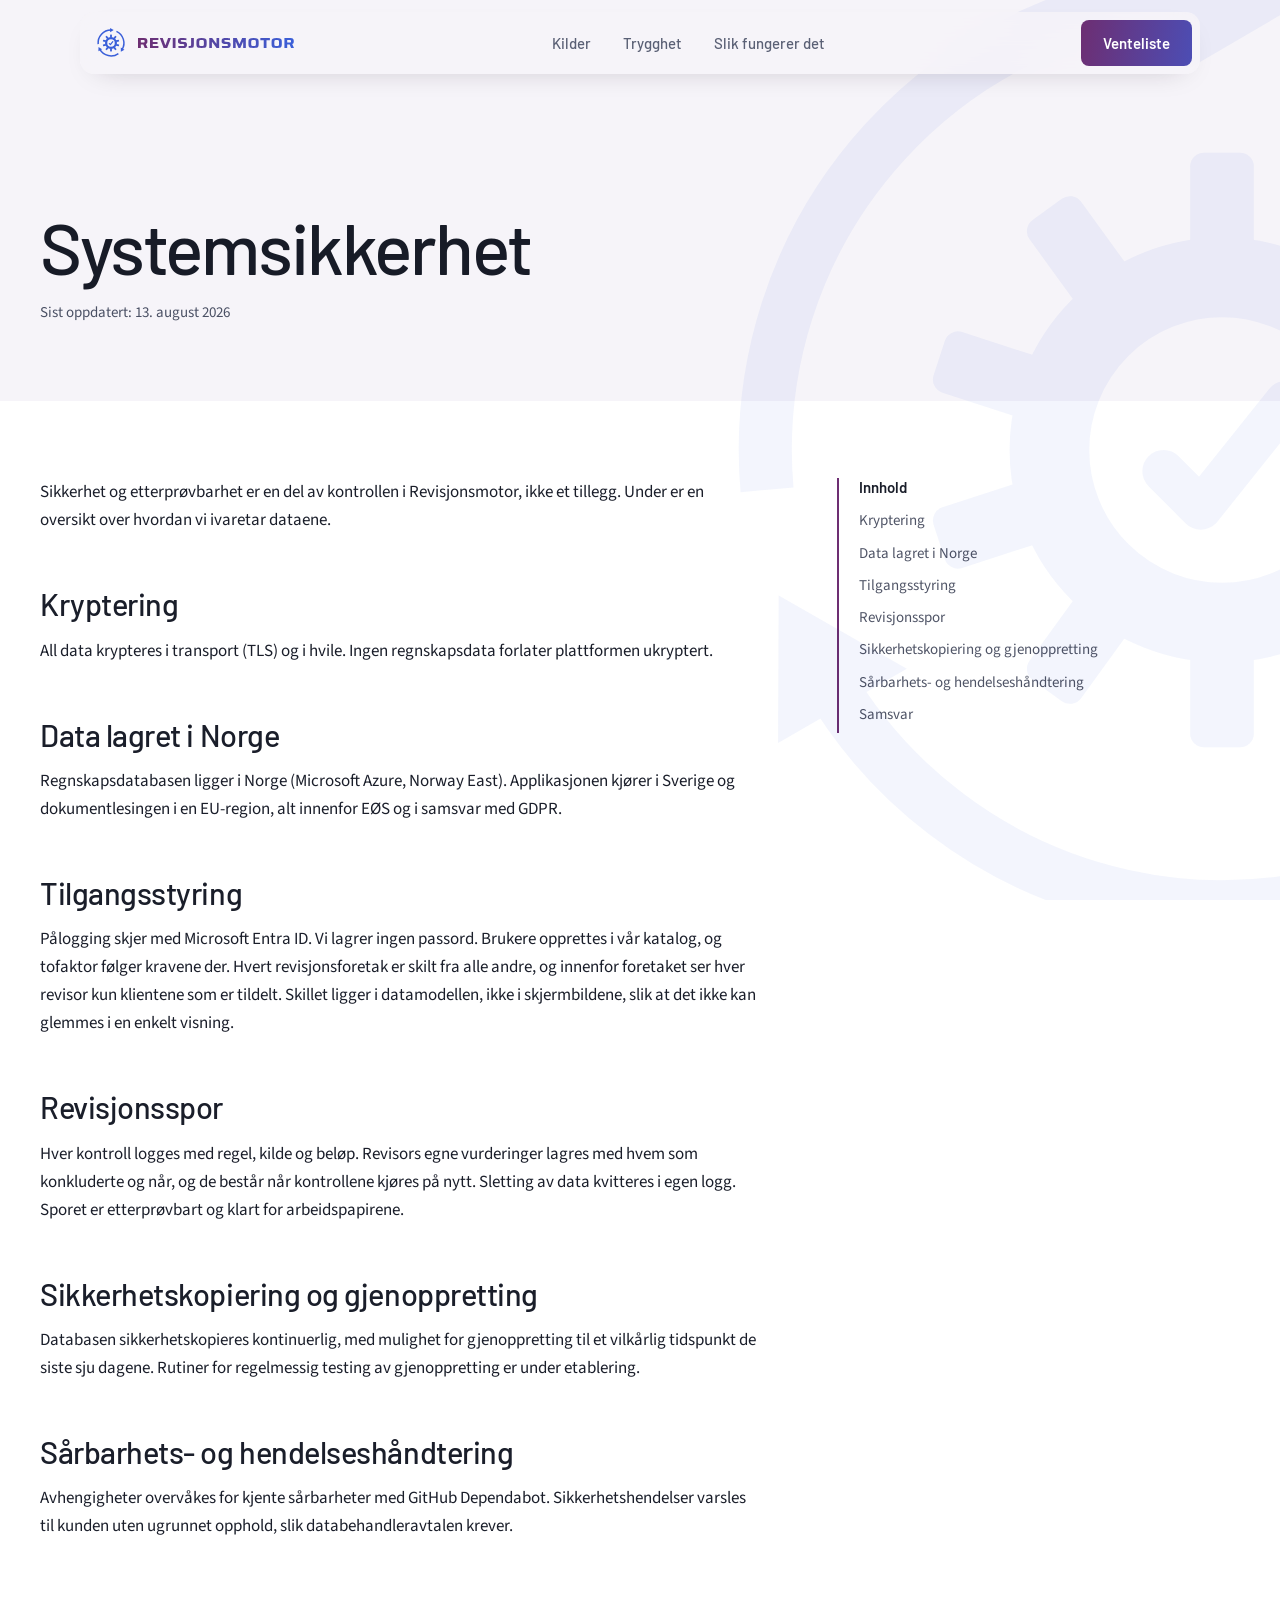
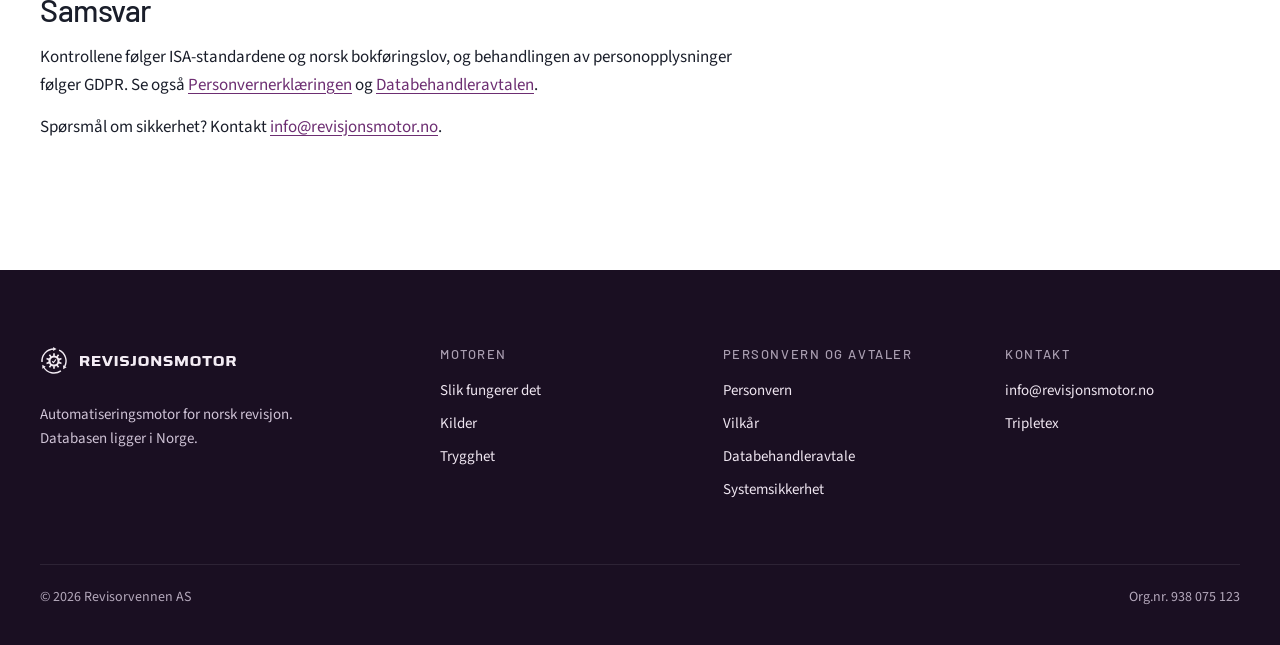
<file: systemsikkerhet.html>
<!DOCTYPE html>
<html lang="nb">
<head>
<meta charset="utf-8">
<meta name="viewport" content="width=device-width, initial-scale=1">
<meta name="referrer" content="strict-origin-when-cross-origin">
<meta http-equiv="Content-Security-Policy" content="default-src 'self'; base-uri 'self'; img-src 'self' data:; style-src 'self' 'unsafe-inline'; font-src 'self'; script-src 'self'; form-action 'self' mailto:">
<title>Systemsikkerhet | Revisjonsmotor</title>
<meta name="description" content="Slik ivaretar Revisjonsmotor sikkerheten: kryptering, data lagret i Norge, tilgangsstyring, revisjonsspor, backup og samsvar.">
<link rel="canonical" href="https://revisjonsmotor.no/systemsikkerhet.html">
<meta name="theme-color" content="#6d2e72">
<meta property="og:type" content="website">
<meta property="og:locale" content="nb_NO">
<meta property="og:site_name" content="Revisjonsmotor">
<meta property="og:title" content="Systemsikkerhet | Revisjonsmotor">
<meta property="og:description" content="Slik ivaretar Revisjonsmotor sikkerheten: kryptering, data lagret i Norge, tilgangsstyring, revisjonsspor, backup og samsvar.">
<meta property="og:url" content="https://revisjonsmotor.no/systemsikkerhet.html">
<meta property="og:image" content="https://revisjonsmotor.no/og-image.png">
<meta property="og:image:width" content="1200">
<meta property="og:image:height" content="630">
<meta property="og:image:alt" content="Revisjonsmotor. Programmet gjør kontrollene. Revisor konkluderer.">
<meta name="twitter:card" content="summary_large_image">
<link rel="icon" href="favicon.svg" type="image/svg+xml">
<link rel="icon" href="favicon-32.png" sizes="32x32" type="image/png">
<link rel="apple-touch-icon" href="apple-touch-icon.png">
<link rel="preload" href="fonter/barlow-500.woff2" as="font" type="font/woff2" crossorigin>
<link rel="preload" href="fonter/source-sans-3.woff2" as="font" type="font/woff2" crossorigin>

<script src="js-klasse.js"></script>
<style>
@font-face{font-family:'Barlow';font-weight:300;font-style:normal;font-display:swap;src:url(fonter/barlow-300.woff2) format('woff2')}
@font-face{font-family:'Barlow';font-weight:400;font-style:normal;font-display:swap;src:url(fonter/barlow-400.woff2) format('woff2')}
@font-face{font-family:'Barlow';font-weight:500;font-style:normal;font-display:swap;src:url(fonter/barlow-500.woff2) format('woff2')}
@font-face{font-family:'Barlow';font-weight:600;font-style:normal;font-display:swap;src:url(fonter/barlow-600.woff2) format('woff2')}
@font-face{font-family:'Source Sans 3';font-weight:200 900;font-style:normal;font-display:swap;src:url(fonter/source-sans-3.woff2) format('woff2')}
@font-face{font-family:'Saira Motor';font-weight:700;font-style:normal;font-display:swap;src:url(fonter/saira-motor.woff2) format('woff2')}
html{scroll-behavior:smooth;scroll-padding-top:72px;-webkit-text-size-adjust:100%}
*{box-sizing:border-box}
body{margin:0;background:#1b0c1d;color:var(--rm-ink,#f3ecf4);font-family:'Source Sans 3',system-ui,-apple-system,'Segoe UI',sans-serif;font-size:17px;line-height:1.55;-webkit-font-smoothing:antialiased}
h1,h2,h3,h4,p,ul,ol,figure{margin:0;padding:0}
img,svg,canvas{display:block}
a{color:var(--rm-acc,#d3c0d5)}
a:hover{color:var(--rm-hi,#ffffff)}
::selection{background:var(--rm-acc,#d3c0d5);color:var(--rm-bg,#1b0c1d)}
:focus-visible{outline:2px solid var(--rm-acc,#d3c0d5);outline-offset:3px}
@media (prefers-reduced-motion:reduce){html{scroll-behavior:auto}*{transition:none!important}}
</style>
<style>:root{--rm-bg:#f6f4f9;--rm-hdr:rgba(246,244,249,.86);--rm-plum:#141f4d;--rm-panel:#ece8f2;--rm-ink:#171b27;--rm-hi:#0b0e17;--rm-mut:#4a5064;--rm-mut2:#5a6075;--rm-mut3:#585e72;--rm-acc:#6d2e72;--rm-lrgb:28,18,32;--rm-cta:#3a5fd9;--rm-ctaink:#ffffff;--rm-ctah:#4b70f0;--rm-lbg:#ffffff;--rm-link:#1a1e2a;--rm-lmut:#4f5466;--rm-lmut2:#61667a;--rm-lline:#dde2ee;--rm-lline2:#e9ecf4;--rm-brand:#6d2e72;--rm-okl:#1d7a46;--rm-ok:#1d7a46;--rm-chk:#a15c08;--rm-miss:#6f6676;--rm-pbg:linear-gradient(140deg,#2a1230 0%,#21173f 60%,#18204e 100%);--rm-pink:#ffffff;--rm-pmut:#e6dcea;--rm-pmut2:#cfc3d6;--rm-pcta:#3a5fd9;--rm-pctaink:#ffffff;--rm-pctah:#4b70f0;--rm-fbg:#1a0f22;--rm-fmut:#cfc3d6;--rm-flink:#efe6f1;--rm-navon:#1c1620;--rm-navoff:#5a6075;--rm-navu:rgba(28,18,32,.85);--rm-logol:none;--rm-logod:block;--rm-glowbg:radial-gradient(closest-side,rgba(109,46,114,.08),rgba(58,95,217,.06) 62%,rgba(58,95,217,0));--rm-accg:linear-gradient(100deg,#6d2e72 0%,#3a5fd9 100%);--rm-accgv:linear-gradient(180deg,#6d2e72 0%,#3a5fd9 100%);--rm-ctabg:linear-gradient(100deg,#6d2e72 0%,#3a5fd9 100%);--rm-ctabd:#3a5fd9;--rm-ctahbg:linear-gradient(100deg,#6d2e72 0%,#3a5fd9 100%);--rm-pctabg:linear-gradient(100deg,#6d2e72 0%,#3a5fd9 100%);--rm-pctabd:#3a5fd9;--rm-pctahbg:linear-gradient(100deg,#6d2e72 0%,#3a5fd9 100%);--rm-tg:linear-gradient(90deg,#6d2e72,#3a5fd9);--rm-tgf:transparent;--rm-ital:#6d2e72;--rm-alle:#6d2e72;--rm-ash:0 0 40px rgba(58,95,217,.16);--rm-chip:rgba(109,46,114,.08);--rm-hdrsh:0 10px 30px -18px rgba(28,18,32,.28);--rm-mkl:none;--rm-mkd:none;--rm-mka:none;--rm-mkb:none;--rm-mkc:none;--rm-mke:none;--rm-mkp2:none;--rm-mkp3:none;--rm-mkp4:none;--rm-mkp5:block;--rm-fhi:#ffffff;--rm-fline:rgba(255,255,255,.1)}
html{background:var(--rm-bg)}
body{background:var(--rm-bg)}
.sh{position:sticky;top:0;z-index:50;padding:12px clamp(10px,2.4vw,24px) 0}
.sh-indre{max-width:1120px;margin:0 auto;height:62px;padding:0 8px 0 16px;display:flex;align-items:center;gap:clamp(10px,2vw,24px);border-radius:14px;background:var(--rm-hdr);-webkit-backdrop-filter:saturate(140%) blur(16px);backdrop-filter:saturate(140%) blur(16px);box-shadow:var(--rm-hdrsh,0 12px 32px -14px rgba(0,0,0,.6))}
.sh-logo{display:flex;align-items:center;gap:12px;flex:none;text-decoration:none}
.sh-logo .merke{width:30px;height:30px;transition:transform 1100ms cubic-bezier(.23,1,.32,1)}
.sh-logo:hover .merke{transform:rotate(360deg)}
.sh-logo .ord{width:clamp(112px,22vw,156px);height:auto}
.sh-logo .ord-l{display:var(--rm-logol,block)}.sh-logo .ord-d{display:var(--rm-logod,none)}
.sh-nav{flex:1 1 auto;min-width:0;display:flex;flex-wrap:wrap;justify-content:center;align-items:center;column-gap:2px;height:40px;overflow:hidden;font:500 15px/20px 'Barlow',system-ui,sans-serif}
.sh-nav::before{content:"";width:0;height:40px}
.sh-nav a{padding:9px 15px;border-radius:8px;color:var(--rm-navoff);text-decoration:none;white-space:nowrap;transition:background-color 200ms ease,color 150ms ease}
.sh-nav a:hover{color:var(--rm-hi);background:rgba(var(--rm-lrgb),.06)}
.sh-nav a[aria-current=page]{color:var(--rm-navon);background:rgba(var(--rm-lrgb),.09)}
.sh-knapp{flex:none;display:inline-flex;align-items:center;height:46px;padding:0 22px;border-radius:8px;background:var(--rm-ctabg);background-size:160% 100%;color:var(--rm-ctaink);font:600 15px/1 'Barlow',system-ui,sans-serif;text-decoration:none;white-space:nowrap;transition:background-position 420ms cubic-bezier(.23,1,.32,1),transform 220ms cubic-bezier(.23,1,.32,1)}
.sh-knapp:hover{background-position:100% 0;transform:translateY(-1px);color:var(--rm-ctaink)}

.sf-ramme{max-width:1280px;margin:0 auto;padding:0 clamp(20px,4vw,40px)}
.sf-topp{padding:clamp(72px,9vw,136px) 0 clamp(56px,6vw,88px)}
.sf-kicker{display:flex;align-items:center;gap:14px;font:500 12px/1 'Barlow',system-ui,sans-serif;letter-spacing:.16em;text-transform:uppercase;color:var(--rm-mut2)}
.sf-kicker span{width:32px;height:1px;background:var(--rm-mut2)}
.sf-topp h1{margin-top:22px;max-width:16ch;font:500 clamp(44px,5.6vw,88px)/.98 'Barlow',system-ui,sans-serif;letter-spacing:-.03em;color:var(--rm-ink);text-wrap:balance}
.sf-ingress{margin-top:28px;max-width:52ch;font-size:clamp(17px,1.4vw,20px);line-height:1.55;color:var(--rm-ink);text-wrap:pretty}
.sf-hopp{display:flex;flex-wrap:wrap;gap:8px;margin-top:36px}
.sf-hopp a{padding:9px 14px;border-radius:8px;background:var(--rm-chip);color:var(--rm-ink);font:500 15px/1 'Barlow',system-ui,sans-serif;text-decoration:none;transition:background-color 200ms ease,color 150ms ease}
.sf-hopp a:hover{background:rgba(var(--rm-lrgb),.1);color:var(--rm-hi)}

.sf-seksjon{padding:clamp(88px,9vw,136px) 0;background:var(--rm-bg);color:var(--rm-ink)}
.sf-seksjon.lys{background:var(--rm-lbg);color:var(--rm-link);--rm-ink:var(--rm-link);--rm-hi:var(--rm-link);--rm-mut:var(--rm-lmut);--rm-acc:var(--rm-brand)}
.sf-h2{max-width:16ch;font:500 clamp(36px,4vw,60px)/1.04 'Barlow',system-ui,sans-serif;letter-spacing:-.025em;color:inherit;text-wrap:balance}
.sf-tekst{max-width:62ch;margin-top:28px}
.sf-tekst p{font-size:17px;line-height:1.65;text-wrap:pretty}
.sf-tekst p+p{margin-top:16px}
.sf-tekst strong{font-weight:600}
.sf-delt{display:flex;flex-wrap:wrap;gap:24px 80px;align-items:flex-start}
.sf-delt>.sf-h2{flex:5 1 320px}
.sf-delt>.sf-tekst{flex:7 1 480px;margin-top:0}
.sf-ital{font-family:'Iowan Old Style','Palatino Linotype',Palatino,'Book Antiqua',Georgia,serif;font-style:italic;font-weight:400;letter-spacing:-.01em;color:var(--rm-ital);background:var(--rm-tg,none);-webkit-background-clip:text;background-clip:text;-webkit-text-fill-color:var(--rm-tgf,currentColor)}

.sj{list-style:none;margin-top:clamp(40px,5vw,72px)}
.sj-steg{--p:0;display:grid;grid-template-columns:minmax(0,5fr) minmax(0,6fr);gap:clamp(32px,6vw,96px);align-items:center;padding:clamp(40px,5vw,64px) 0;border-top:1px solid rgba(var(--rm-lrgb),.12)}
.sj-steg.vist,html:not(.js) .sj-steg{--p:1}
.sj-hvem{display:block;margin-bottom:14px;font:700 14px/1 'Saira Motor','Barlow',sans-serif;letter-spacing:.02em;color:var(--rm-acc)}
.sj-hvem.revisor{font:600 14px/1 'Barlow',system-ui,sans-serif;letter-spacing:0;color:var(--rm-hi)}
.sj-tekst h3{font:500 clamp(30px,3vw,44px)/1.05 'Barlow',system-ui,sans-serif;letter-spacing:-.02em;color:var(--rm-ink)}
.sj-kort{margin-top:14px;max-width:42ch;font-size:18px;line-height:1.5;color:var(--rm-ink);text-wrap:pretty}
.sj-mer{margin-top:14px;max-width:46ch;font-size:16px;line-height:1.55;color:var(--rm-mut);text-wrap:pretty}
.sj-ramme{height:480px}
.sj-steg>*{min-width:0}

.sf-kilder{list-style:none;margin-top:clamp(36px,4vw,56px);border-top:1px solid var(--rm-lline)}
.sf-kilder li{display:flex;flex-wrap:wrap;align-items:baseline;gap:6px 32px;padding:22px 0;border-bottom:1px solid var(--rm-lline)}
.sf-kilder .navn{flex:0 0 260px;font:500 22px/1.2 'Barlow',system-ui,sans-serif;color:var(--rm-link)}
.sf-kilder .hva{flex:1 1 280px;font-size:16px;color:var(--rm-lmut)}
.sf-pil{display:inline-flex;align-items:center;gap:8px;color:var(--rm-brand);font:500 15px/1 'Barlow',system-ui,sans-serif;text-decoration:none}
.sf-pil:hover{color:var(--rm-link)}
.sf-seksjon:not(.lys) .sf-pil{color:var(--rm-acc)}
.sf-seksjon:not(.lys) .sf-pil:hover{color:var(--rm-hi)}

.sf-kontroller{display:grid;grid-template-columns:repeat(auto-fit,minmax(min(100%,440px),1fr));gap:16px;margin-top:clamp(36px,4vw,56px)}
.sf-kontroll{background:var(--rm-panel);border-radius:2px;padding:clamp(24px,2.6vw,36px)}
.sf-seksjon.lys .sf-kontroll{background:rgba(28,18,32,.045)}
.sf-kontroll.bred{grid-column:1/-1}
.sf-kontroll h3{font:500 clamp(24px,2.2vw,30px)/1.15 'Barlow',system-ui,sans-serif;letter-spacing:-.01em;color:var(--rm-ink)}
.sf-kontroll p{margin-top:12px;max-width:72ch;font-size:16px;line-height:1.6;color:var(--rm-ink);text-wrap:pretty}
.sf-kontroll ol{margin:14px 0 0;padding-left:22px;max-width:72ch}
.sf-kontroll li{margin-top:10px;font-size:16px;line-height:1.6;color:var(--rm-ink)}
.sf-kontroll li::marker{color:var(--rm-acc);font-weight:600}

.sf-slutt{background:var(--rm-pbg);padding:clamp(88px,10vw,152px) 0 clamp(72px,8vw,112px)}

@media (max-width:860px){
  .sj-steg{grid-template-columns:1fr}
  .sj-ramme{height:440px;--hn:118px;--fl:92px}
  .sj-smal-skjul{display:none!important}
  .sj-boks{padding:14px 12px!important;gap:8px!important;font-size:18px!important}
  .sf-kilder .navn{flex-basis:100%}
}

.kt-ramme{position:relative;z-index:1;max-width:1280px;margin:0 auto;padding:0 clamp(20px,4vw,40px);display:flex;flex-wrap:wrap;align-items:flex-end;gap:32px 80px}
.kt-tittel{flex:7 1 480px;min-width:0;max-width:12ch;font:500 clamp(44px,5.6vw,88px)/.98 'Barlow',system-ui,sans-serif;letter-spacing:-.03em;color:var(--rm-pink,#fff);text-wrap:balance}
.kt-h{flex:5 1 340px;min-width:0;max-width:460px}
.kt-ingress{font-size:18px;line-height:1.55;color:var(--rm-pmut,#e3d6e4);text-wrap:pretty}
.kt-h .knapp-fade{margin-top:28px}
.kt-epost{margin-top:22px;font-size:15px;line-height:1.5;color:var(--rm-pmut2,#cdbcd0)}
.knapp-fade{display:inline-flex;align-items:center;gap:10px;height:52px;padding:0 24px;border:0;border-radius:8px;cursor:pointer;background:var(--rm-pctabg,#fff);background-size:160% 100%;background-position:0 0;color:var(--rm-pctaink,#6d2e72);font:600 16px/1 'Barlow',system-ui,sans-serif;text-decoration:none;white-space:nowrap;transition:background-position 420ms cubic-bezier(.23,1,.32,1),transform 220ms cubic-bezier(.23,1,.32,1),filter 200ms ease}
.knapp-fade:hover{background-position:100% 0;transform:translateY(-1px);filter:brightness(1.06);color:var(--rm-pctaink,#6d2e72)}

.ft{background:var(--rm-fbg,#311533);color:var(--rm-fmut,#cdbcd0)}
.ft-ramme{max-width:1280px;margin:0 auto;padding:0 clamp(20px,4vw,40px)}
.ft-rad{display:grid;grid-template-columns:minmax(240px,1.5fr) repeat(3,minmax(150px,1fr));gap:40px 48px;padding:clamp(56px,6vw,88px) 0 clamp(44px,5vw,64px)}
.ft-logo{display:inline-flex;align-items:center;gap:12px;text-decoration:none}
.ft-logo img{width:28px;height:28px}
.ft-logo .ft-ord{width:156px;height:auto}
.ft-merke p{margin-top:20px;font-size:15px;line-height:1.6}
.ft-kol{display:flex;flex-direction:column;gap:12px}
.ft-kol h3{margin-bottom:6px;font:500 13px/1.2 'Barlow',system-ui,sans-serif;letter-spacing:.12em;text-transform:uppercase;color:var(--rm-fmut,#cdbcd0);opacity:.8}
.ft-kol a{width:fit-content;color:var(--rm-flink,#e7dbe8);text-decoration:none;font-size:15px;line-height:1.4;transition:color 150ms ease}
.ft-kol a:hover{color:var(--rm-fhi,#fff);text-decoration:underline;text-underline-offset:4px}
.ft-bunn{display:flex;flex-wrap:wrap;justify-content:space-between;gap:8px 24px;padding:22px 0 36px;border-top:1px solid var(--rm-fline,rgba(255,255,255,.1));font-size:14px;opacity:.85}
@media (max-width:900px){.ft-rad{grid-template-columns:1fr 1fr}.ft-merke{grid-column:1/-1}}
@media (max-width:520px){.ft-rad{grid-template-columns:1fr}}

/* Knappene glir mellom plomme og kobolt når musa er over */
#dc-rot header a[href="#kontakt"], #topp a[href="#kontakt"]{background-size:160% 100%!important;transition:background-position 420ms cubic-bezier(.23,1,.32,1),transform 220ms cubic-bezier(.23,1,.32,1),filter 200ms ease!important}
#dc-rot header a[href="#kontakt"]:hover, #topp a[href="#kontakt"]:hover{background-position:100% 0!important}
@media (prefers-reduced-motion:reduce){.knapp-fade{transition:none}}

.mm-knapp{display:none;flex:none;align-items:center;justify-content:center;width:44px;height:44px;border:0;border-radius:8px;background:transparent;color:var(--rm-ink);cursor:pointer;transition:background-color 150ms ease}
.mm-knapp:hover,.mm-knapp[aria-expanded=true]{background:rgba(var(--rm-lrgb),.08)}
.mm-panel{position:absolute;left:clamp(10px,2.4vw,24px);right:clamp(10px,2.4vw,24px);top:80px;z-index:60;display:flex;flex-direction:column;padding:10px;border-radius:14px;background:var(--rm-lbg,#fff);box-shadow:0 18px 40px -18px rgba(28,18,32,.45)}
.mm-panel[hidden]{display:none}
.mm-panel a{padding:14px 16px;border-radius:8px;color:var(--rm-link,#1f1b26);font:500 18px/1.2 'Barlow',system-ui,sans-serif;text-decoration:none}
.mm-panel a:hover,.mm-panel a:focus-visible{background:rgba(28,18,32,.06)}
@media (max-width:760px){
  .mm-knapp{display:inline-flex}
  .sh-nav,#dc-rot header nav[aria-label=Hovedmeny]{display:none!important}
  .sh-indre,#dc-rot header>div{gap:8px!important;padding:0 6px 0 12px!important}
  .sh-knapp,#dc-rot header a[href="#kontakt"]{padding:0 16px!important;height:42px!important}
  .sh-logo{margin-right:auto}
}
@media (max-width:360px){.sh-logo .ord,#dc-rot header a[aria-label] img[width="168"]{width:96px!important}}

main [id]{scroll-margin-top:96px}
.anim{--p:0}
.anim.vist,html:not(.js) .anim{--p:1}
.anim.nullstill,.anim.nullstill *{transition:none!important}
.panel-ramme{height:530px;min-width:0}
.hvem{display:inline-block;font:700 14px/1 'Saira Motor','Barlow',sans-serif;letter-spacing:.02em;color:var(--rm-acc)}
.hvem.revisor{font:600 14px/1 'Barlow',system-ui,sans-serif;letter-spacing:0;color:var(--rm-hi)}
.knapp-rolig{display:inline-flex;align-items:center;gap:8px;height:52px;padding:0 24px;border:0;border-radius:8px;background:rgba(var(--rm-lrgb),.07);color:var(--rm-ink);font:600 16px/1 'Barlow',system-ui,sans-serif;cursor:pointer;transition:background-color 150ms ease,transform 150ms ease}
.knapp-rolig:hover{background:rgba(var(--rm-lrgb),.12)}
.knapp-rolig:active{transform:scale(.97)}
.knapp-rolig:disabled{opacity:.4;cursor:default}
/* På smale skjermer vokser panelet med innholdet, så ingen tekst klippes bort. Prikkene i Sorterer har et tak (--pm). */
@media (max-width:860px){.panel-ramme{display:grid;height:auto;min-height:440px;--hn:118px;--fl:92px;--pm:228px}.sj-smal-skjul{display:none!important}.sj-boks{padding:14px 12px!important;gap:8px!important;font-size:18px!important}}

.sh{position:sticky}
.sf-kontroll{border-radius:2px}

.sf-topp h1{overflow-wrap:break-word}
@media (max-width:520px){.sf-topp h1{font-size:clamp(28px,9.4vw,44px)}}
.fs-dato{margin-top:20px;font-size:15px;color:var(--rm-mut)}
.fs-jur{padding-top:clamp(56px,6vw,88px)}
.fs-rute{display:grid;grid-template-columns:minmax(0,720px) minmax(0,1fr);gap:clamp(40px,6vw,96px);align-items:start}
.fs-tekst{min-width:0}
.fs-tekst h2{margin:52px 0 14px;font:500 clamp(24px,2.4vw,32px)/1.18 'Barlow',system-ui,sans-serif;letter-spacing:-.015em;color:var(--rm-hi);text-wrap:balance;scroll-margin-top:96px}
.fs-tekst h2:first-child{margin-top:0}
.fs-tekst h2,.fs-tekst h3{overflow-wrap:break-word}
@media (max-width:520px){.fs-tekst h2{font-size:clamp(20px,6.6vw,24px)}}
.fs-tekst p,.fs-tekst li{font-size:17px;line-height:1.65;text-wrap:pretty}
.fs-tekst p{margin:0 0 14px}
.fs-tekst ul,.fs-tekst ol{margin:0 0 16px;padding-left:1.25em}
.fs-tekst li+li{margin-top:6px}
.fs-tekst a{color:var(--rm-brand);text-decoration:underline;text-underline-offset:3px;overflow-wrap:anywhere}
.fs-tekst a:hover{color:var(--rm-link)}
.fs-tekst strong{font-weight:600}
.tabell-ramme{margin:18px 0 22px;overflow-x:auto;border:1px solid var(--rm-lline);border-radius:2px;background:var(--rm-lbg)}
.tabell-ramme table{width:100%;border-collapse:collapse;font-size:15px;line-height:1.5}
.tabell-ramme th{text-align:left;font:600 14px/1.3 'Barlow',system-ui,sans-serif;background:var(--rm-panel);color:var(--rm-hi)}
.tabell-ramme th,.tabell-ramme td{padding:11px 14px;border-bottom:1px solid var(--rm-lline);vertical-align:top}
.tabell-ramme tr:last-child td{border-bottom:0}
.fs-innhold{position:sticky;top:104px;border-left:2px solid var(--rm-brand);padding:2px 0 2px 20px}
.fs-innhold b{display:block;margin-bottom:10px;font:600 15px/1 'Barlow',system-ui,sans-serif;color:var(--rm-hi)}
.fs-innhold ol{list-style:none;margin:0;padding:0}
.fs-innhold a{display:block;padding:6px 0;font-size:15px;line-height:1.35;color:var(--rm-lmut);text-decoration:none;transition:color 150ms ease}
.fs-innhold a:hover{color:var(--rm-brand)}
@media (max-width:900px){.fs-rute{grid-template-columns:minmax(0,1fr)}.fs-innhold{display:none}}
.fs-lockup{display:flex;flex-wrap:wrap;align-items:center;gap:20px 28px}
.fs-rm{display:inline-flex;align-items:center;gap:12px}
.fs-rm .m{width:44px;height:44px}
.fs-rm .o{width:230px;height:auto}
.fs-skille{width:1px;height:44px;background:var(--rm-lline)}
.fs-ttx{width:auto;height:46px}
.fs-merknad{margin-top:22px;font-size:14px;color:var(--rm-lmut)}
.fs-merknad a{color:inherit;text-decoration:underline;text-underline-offset:3px}
.fs-kort-seksjon{padding:clamp(48px,5vw,72px) 0}
.sf-kontroll .hvem{margin-bottom:12px}
.sf-kontroll p+p{margin-top:12px}
@media (max-width:420px){.fs-rm .o{width:180px}.fs-skille{display:none}}

.vm-lag{position:fixed;inset:0;pointer-events:none;z-index:40;overflow:hidden;mix-blend-mode:multiply;opacity:var(--vmv,1);transition:opacity .4s ease}
.vm{position:absolute;aspect-ratio:1/1;height:min(118vh,1300px);right:calc(46vw - min(118vh,1300px));top:50%;transform:translateY(-50%);opacity:.06}
.vm-pil,.vm-gir{transform-box:view-box;transform-origin:50px 50px}
.vm-pil{transform:rotate(var(--vmrot,0deg))}
.vm-gir{transform:rotate(calc(var(--vmrot,0deg) * -0.6))}
@media (max-width:700px){.vm{height:92vh;right:calc(45vw - 92vh)}}
</style>
</head>
<body>
<header class="sh"><div class="sh-indre">
  <a class="sh-logo" href="index.html" aria-label="Revisjonsmotor, forsiden"><img class="merke" src="[data-uri]" alt="" width="30" height="30"><img class="ord ord-l" src="[data-uri]" alt="" width="168" height="11"><img class="ord ord-d" src="[data-uri]" alt="" width="168" height="11"></a>
  <nav class="sh-nav" aria-label="Hovedmeny"><a href="index.html#kilder">Kilder</a><a href="index.html#trygghet">Trygghet</a><a href="slik-fungerer-det.html">Slik fungerer det</a></nav>
  <button type="button" class="mm-knapp" aria-expanded="false" aria-controls="mm-panel" aria-label="Meny"><svg viewBox="0 0 24 24" width="22" height="22" aria-hidden="true"><path d="M4 7h16M4 12h16M4 17h16" fill="none" stroke="currentColor" stroke-width="1.8" stroke-linecap="round"></path></svg></button>
  <a class="sh-knapp" href="index.html#kontakt">Venteliste</a>
</div><div id="mm-panel" class="mm-panel" hidden><a href="index.html#kilder">Kilder</a><a href="index.html#trygghet">Trygghet</a><a href="slik-fungerer-det.html">Slik fungerer det</a></div></header>
<main>
<section class="sf-topp"><div class="sf-ramme">
  <h1>Systemsikkerhet</h1>
  <p class="fs-dato">Sist oppdatert: 13. august 2026</p>
</div></section>
<section class="sf-seksjon lys fs-jur"><div class="sf-ramme"><div class="fs-rute"><article class="fs-tekst"><p>Sikkerhet og etterprøvbarhet er en del av kontrollen i Revisjonsmotor, ikke et tillegg. Under er en oversikt over hvordan vi ivaretar dataene.</p>

    <h2 id="kryptering">Kryptering</h2>
    <p>All data krypteres i transport (TLS) og i hvile. Ingen regnskapsdata forlater plattformen ukryptert.</p>

    <h2 id="data-lagret-i-norge">Data lagret i Norge</h2>
    <p>Regnskapsdatabasen ligger i Norge (Microsoft Azure, Norway East). Applikasjonen kjører i Sverige og dokumentlesingen i en EU-region, alt innenfor EØS og i samsvar med GDPR.</p>

    <h2 id="tilgangsstyring">Tilgangsstyring</h2>
    <p>Pålogging skjer med Microsoft Entra ID. Vi lagrer ingen passord. Brukere opprettes i vår katalog, og tofaktor følger kravene der. Hvert revisjonsforetak er skilt fra alle andre, og innenfor foretaket ser hver revisor kun klientene som er tildelt. Skillet ligger i datamodellen, ikke i skjermbildene, slik at det ikke kan glemmes i en enkelt visning.</p>

    <h2 id="revisjonsspor">Revisjonsspor</h2>
    <p>Hver kontroll logges med regel, kilde og beløp. Revisors egne vurderinger lagres med hvem som konkluderte og når, og de består når kontrollene kjøres på nytt. Sletting av data kvitteres i egen logg. Sporet er etterprøvbart og klart for arbeidspapirene.</p>

    <h2 id="sikkerhetskopiering-og-gjenoppretting">Sikkerhetskopiering og gjenoppretting</h2>
    <p>Databasen sikkerhetskopieres kontinuerlig, med mulighet for gjenoppretting til et vilkårlig tidspunkt de siste sju dagene. Rutiner for regelmessig testing av gjenoppretting er under etablering.</p>

    <h2 id="sarbarhets-og-hendelseshandtering">Sårbarhets- og hendelseshåndtering</h2>
    <p>Avhengigheter overvåkes for kjente sårbarheter med GitHub Dependabot. Sikkerhetshendelser varsles til kunden uten ugrunnet opphold, slik databehandleravtalen krever.</p>

    <h2 id="samsvar">Samsvar</h2>
    <p>Kontrollene følger ISA-standardene og norsk bokføringslov, og behandlingen av personopplysninger følger GDPR. Se også <a href="personvern.html">Personvernerklæringen</a> og <a href="databehandleravtale.html">Databehandleravtalen</a>.</p>

    <p>Spørsmål om sikkerhet? Kontakt <a href="mailto:info@revisjonsmotor.no">info@revisjonsmotor.no</a>.</p></article><aside class="fs-innhold" aria-label="Innhold"><b>Innhold</b><ol><li><a href="#kryptering">Kryptering</a></li><li><a href="#data-lagret-i-norge">Data lagret i Norge</a></li><li><a href="#tilgangsstyring">Tilgangsstyring</a></li><li><a href="#revisjonsspor">Revisjonsspor</a></li><li><a href="#sikkerhetskopiering-og-gjenoppretting">Sikkerhetskopiering og gjenoppretting</a></li><li><a href="#sarbarhets-og-hendelseshandtering">Sårbarhets- og hendelseshåndtering</a></li><li><a href="#samsvar">Samsvar</a></li></ol></aside></div></div></section>

</main>
<footer id="bunn" class="ft">
  <div class="ft-ramme">
    <div class="ft-rad">
      <div class="ft-merke">
        <a class="ft-logo" href="index.html" aria-label="Revisjonsmotor, forsiden"><img src="[data-uri]" alt="" width="28" height="28"><img class="ft-ord" src="[data-uri]" alt="" width="168" height="11"></a>
        <p>Automatiseringsmotor for norsk revisjon.<br>Databasen ligger i Norge.</p>
      </div>
      <nav class="ft-kol" aria-label="Motoren">
        <h3>Motoren</h3>
        <a href="slik-fungerer-det.html">Slik fungerer det</a><a href="index.html#kilder">Kilder</a><a href="index.html#trygghet">Trygghet</a>
      </nav>
      <nav class="ft-kol" aria-label="Personvern og avtaler">
        <h3>Personvern og avtaler</h3>
        <a href="personvern.html">Personvern</a><a href="vilkar.html">Vilkår</a><a href="databehandleravtale.html">Databehandleravtale</a><a href="systemsikkerhet.html" aria-current="page">Systemsikkerhet</a>
      </nav>
      <nav class="ft-kol" aria-label="Kontakt">
        <h3>Kontakt</h3>
        <a href="mailto:info@revisjonsmotor.no">info@revisjonsmotor.no</a><a href="tripletex.html">Tripletex</a>
      </nav>
    </div>
    <div class="ft-bunn"><span>© 2026 Revisorvennen AS</span><span>Org.nr. 938 075 123</span></div>
  </div>
</footer>
<script src="sider.js"></script>
<div class="vm-lag" aria-hidden="true"><svg class="vm" viewBox="0 0 100 100"><g class="vm-pil" fill="none" stroke="#3a5fd9" stroke-width="5"><path d="M 7.16 53.75 A 43 43 0 0 1 50 7"/><path d="M 68.17 11.03 A 43 43 0 0 1 87.24 71.5"/><path d="M 74.66 85.22 A 43 43 0 0 1 12.76 71.5"/><g fill="#3a5fd9" stroke="none"><path d="M 59 7 L 47 0 L 47 14 Z"/><path d="M 82.74 79.29 L 94.8 72.4 L 82.68 65.4 Z"/><path d="M 8.26 63.71 L 8.2 77.6 L 20.32 70.6 Z"/></g></g><g class="vm-gir"><g fill="#3a5fd9"><rect x="47" y="22" width="6" height="10" rx="1.3" transform="rotate(0 50 50)"/><rect x="47" y="22" width="6" height="10" rx="1.3" transform="rotate(36 50 50)"/><rect x="47" y="22" width="6" height="10" rx="1.3" transform="rotate(72 50 50)"/><rect x="47" y="22" width="6" height="10" rx="1.3" transform="rotate(108 50 50)"/><rect x="47" y="22" width="6" height="10" rx="1.3" transform="rotate(144 50 50)"/><rect x="47" y="22" width="6" height="10" rx="1.3" transform="rotate(180 50 50)"/><rect x="47" y="22" width="6" height="10" rx="1.3" transform="rotate(216 50 50)"/><rect x="47" y="22" width="6" height="10" rx="1.3" transform="rotate(252 50 50)"/><rect x="47" y="22" width="6" height="10" rx="1.3" transform="rotate(288 50 50)"/><rect x="47" y="22" width="6" height="10" rx="1.3" transform="rotate(324 50 50)"/></g><circle cx="50" cy="50" r="16.25" fill="none" stroke="#3a5fd9" stroke-width="7.5"/><path d="M44.5 52 L48 55.5 L56 45.5" fill="none" stroke="#3a5fd9" stroke-width="4" stroke-linecap="round" stroke-linejoin="round"/></g></svg></div><script src="vannmerke.js"></script></body>
</html>
</file>
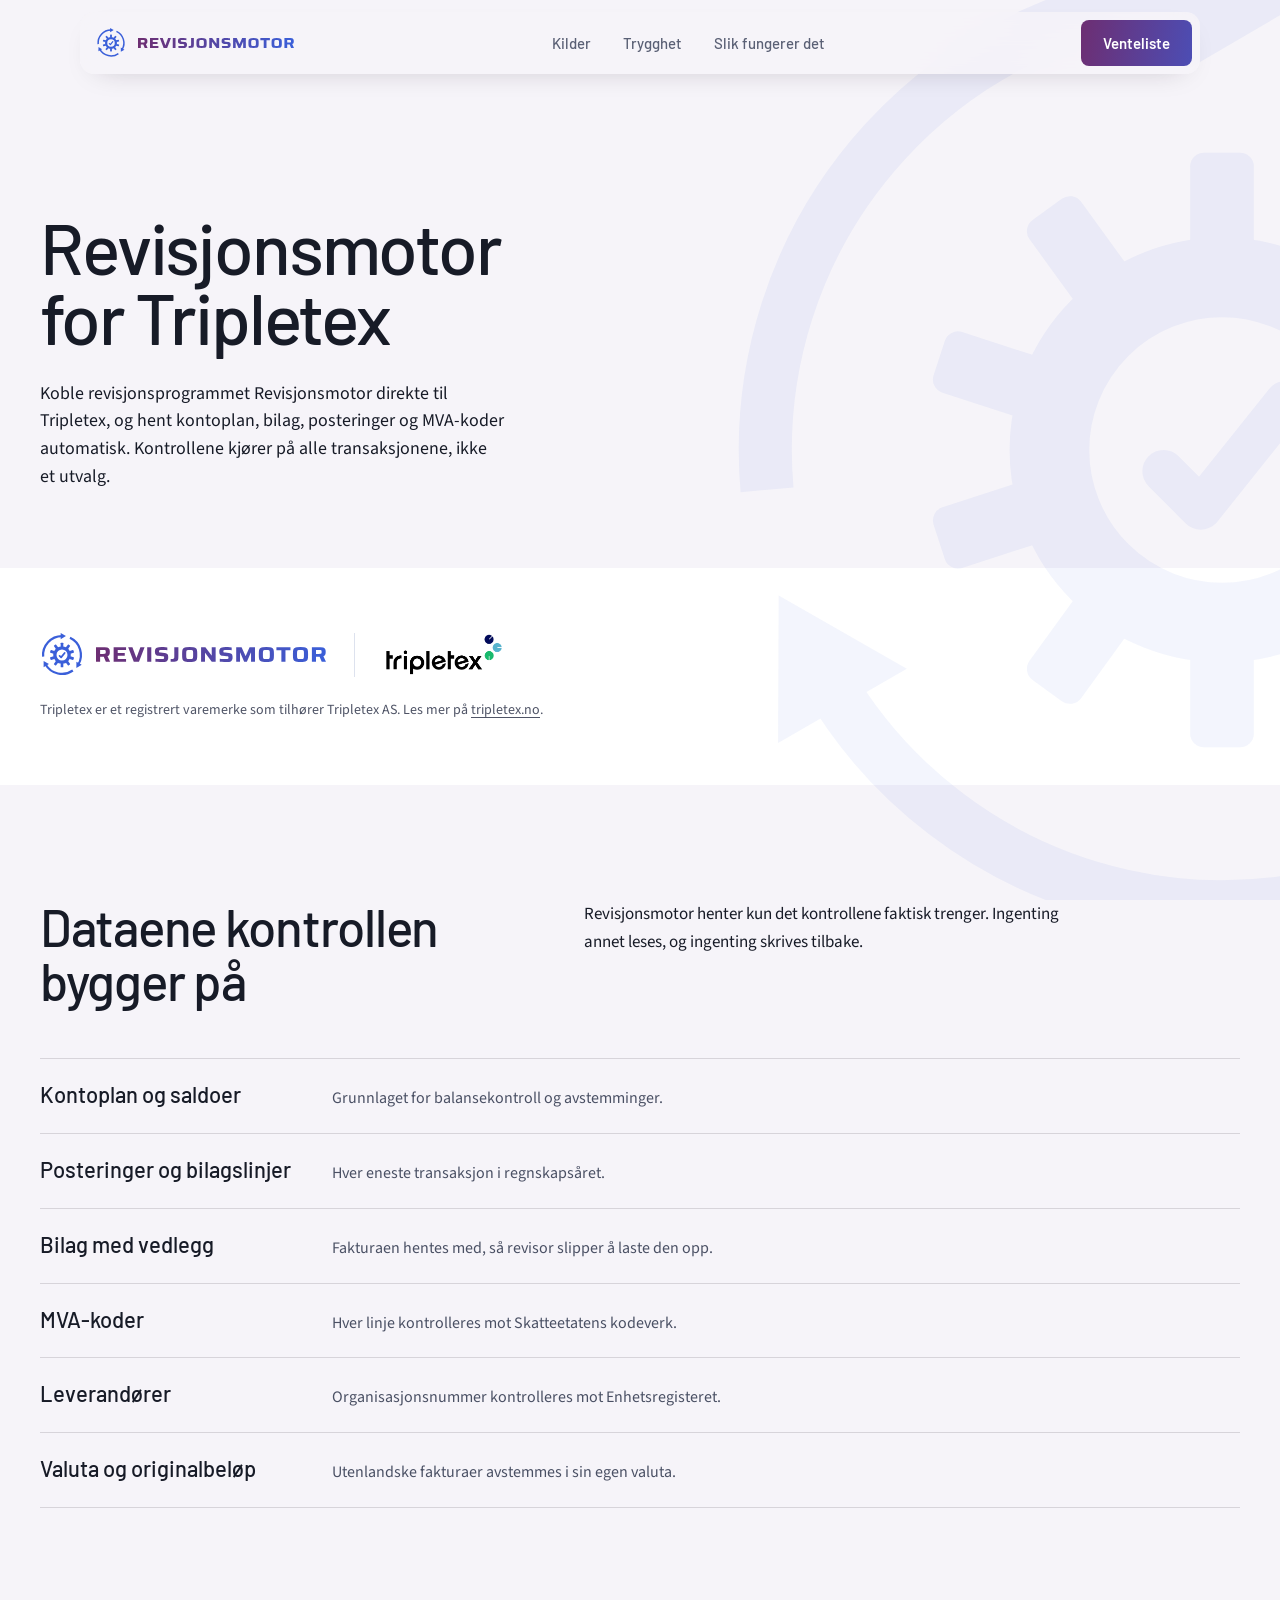
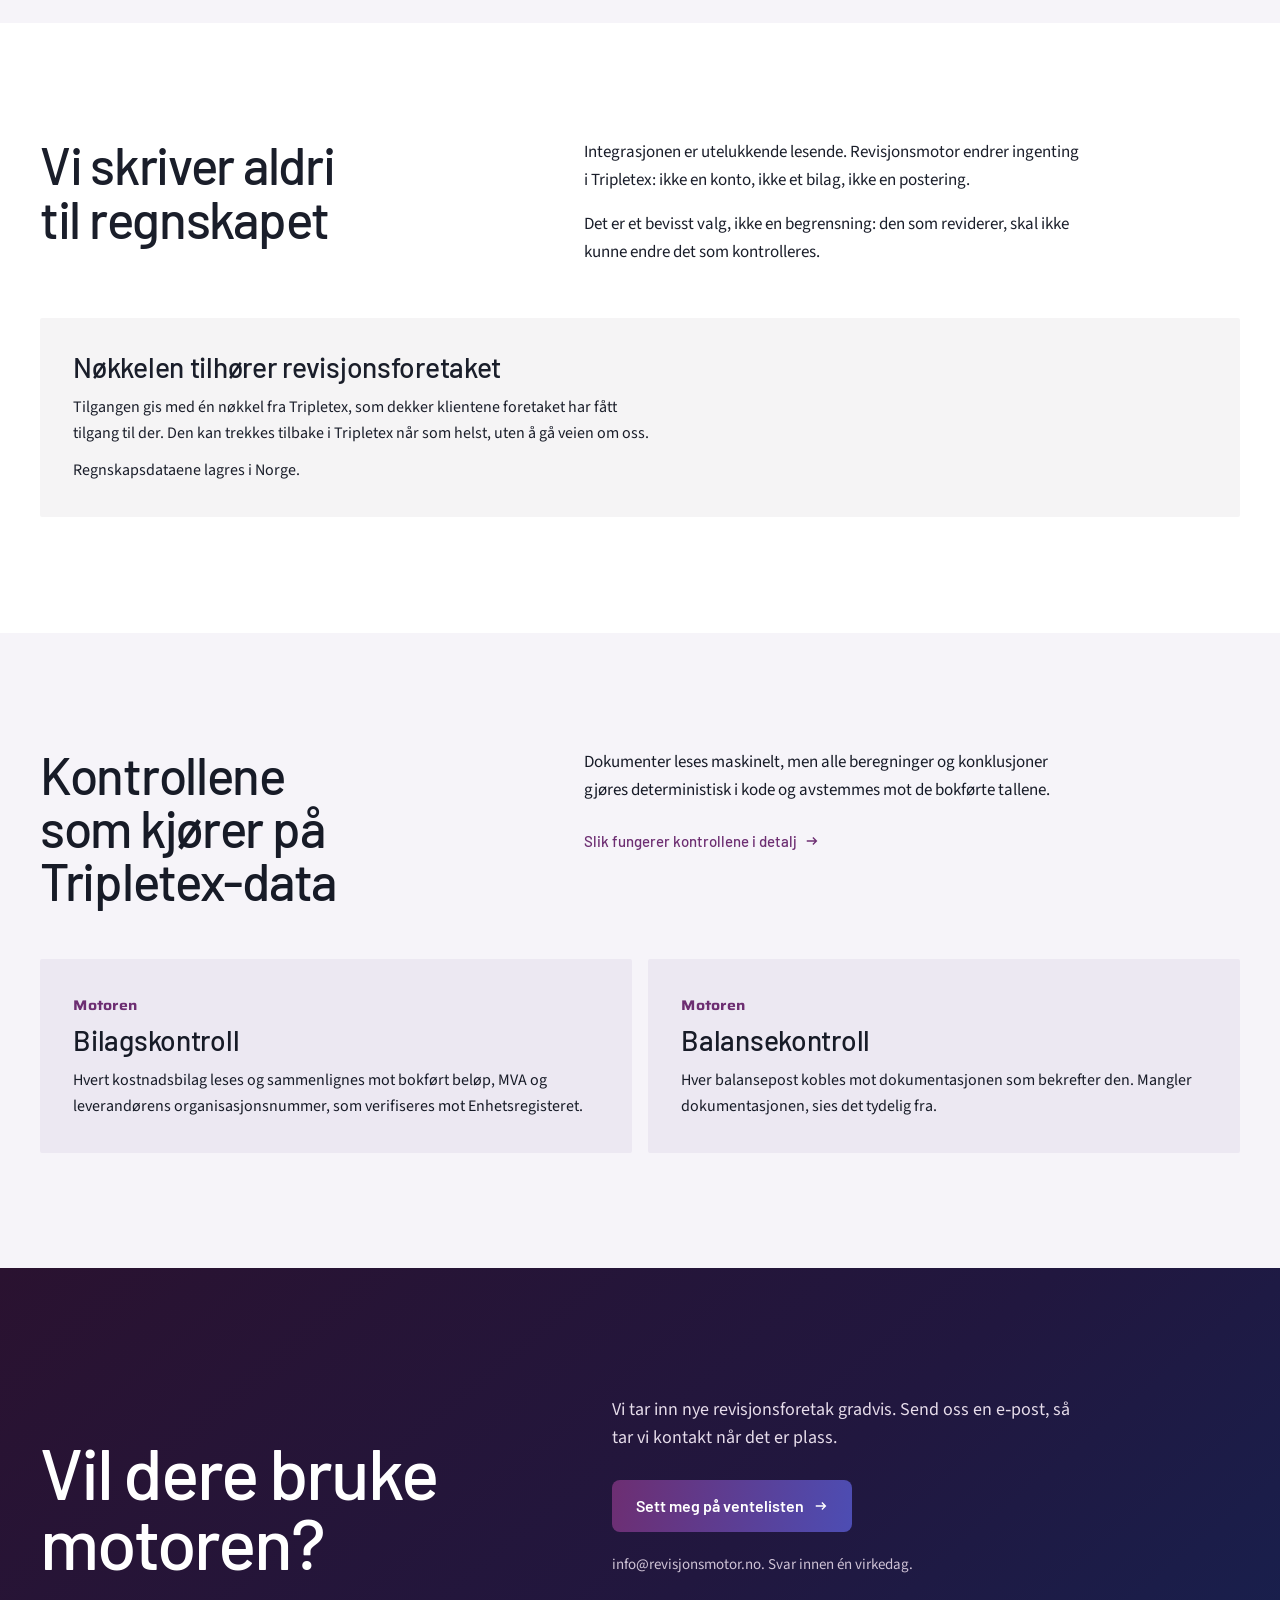
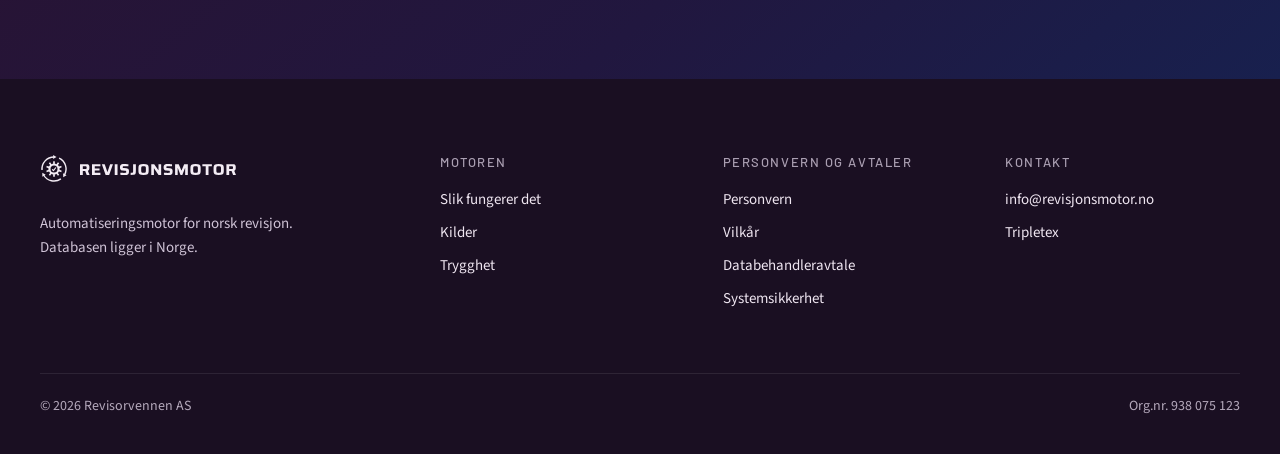
<file: tripletex.html>
<!DOCTYPE html>
<html lang="nb">
<head>
<meta charset="utf-8">
<meta name="viewport" content="width=device-width, initial-scale=1">
<meta name="referrer" content="strict-origin-when-cross-origin">
<meta http-equiv="Content-Security-Policy" content="default-src 'self'; base-uri 'self'; img-src 'self' data:; style-src 'self' 'unsafe-inline'; font-src 'self'; script-src 'self'; form-action 'self' mailto:">
<title>Revisjonsprogram for Tripletex | Revisjonsmotor</title>
<meta name="description" content="Revisjonsprogram for Tripletex: Revisjonsmotor henter kontoplan, bilag og posteringer og kontrollerer dem. Bare lesende. Dataene lagres i Norge.">
<link rel="canonical" href="https://revisjonsmotor.no/tripletex.html">
<meta name="theme-color" content="#6d2e72">
<meta property="og:type" content="website">
<meta property="og:locale" content="nb_NO">
<meta property="og:site_name" content="Revisjonsmotor">
<meta property="og:title" content="Revisjonsprogram for Tripletex | Revisjonsmotor">
<meta property="og:description" content="Revisjonsprogram for Tripletex: Revisjonsmotor henter kontoplan, bilag og posteringer og kontrollerer dem. Bare lesende. Dataene lagres i Norge.">
<meta property="og:url" content="https://revisjonsmotor.no/tripletex.html">
<meta property="og:image" content="https://revisjonsmotor.no/og-image.png">
<meta property="og:image:width" content="1200">
<meta property="og:image:height" content="630">
<meta property="og:image:alt" content="Revisjonsmotor. Programmet gjør kontrollene. Revisor konkluderer.">
<meta name="twitter:card" content="summary_large_image">
<link rel="icon" href="favicon.svg" type="image/svg+xml">
<link rel="icon" href="favicon-32.png" sizes="32x32" type="image/png">
<link rel="apple-touch-icon" href="apple-touch-icon.png">
<link rel="preload" href="fonter/barlow-500.woff2" as="font" type="font/woff2" crossorigin>
<link rel="preload" href="fonter/source-sans-3.woff2" as="font" type="font/woff2" crossorigin>

<script src="js-klasse.js"></script>
<style>
@font-face{font-family:'Barlow';font-weight:300;font-style:normal;font-display:swap;src:url(fonter/barlow-300.woff2) format('woff2')}
@font-face{font-family:'Barlow';font-weight:400;font-style:normal;font-display:swap;src:url(fonter/barlow-400.woff2) format('woff2')}
@font-face{font-family:'Barlow';font-weight:500;font-style:normal;font-display:swap;src:url(fonter/barlow-500.woff2) format('woff2')}
@font-face{font-family:'Barlow';font-weight:600;font-style:normal;font-display:swap;src:url(fonter/barlow-600.woff2) format('woff2')}
@font-face{font-family:'Source Sans 3';font-weight:200 900;font-style:normal;font-display:swap;src:url(fonter/source-sans-3.woff2) format('woff2')}
@font-face{font-family:'Saira Motor';font-weight:700;font-style:normal;font-display:swap;src:url(fonter/saira-motor.woff2) format('woff2')}
html{scroll-behavior:smooth;scroll-padding-top:72px;-webkit-text-size-adjust:100%}
*{box-sizing:border-box}
body{margin:0;background:#1b0c1d;color:var(--rm-ink,#f3ecf4);font-family:'Source Sans 3',system-ui,-apple-system,'Segoe UI',sans-serif;font-size:17px;line-height:1.55;-webkit-font-smoothing:antialiased}
h1,h2,h3,h4,p,ul,ol,figure{margin:0;padding:0}
img,svg,canvas{display:block}
a{color:var(--rm-acc,#d3c0d5)}
a:hover{color:var(--rm-hi,#ffffff)}
::selection{background:var(--rm-acc,#d3c0d5);color:var(--rm-bg,#1b0c1d)}
:focus-visible{outline:2px solid var(--rm-acc,#d3c0d5);outline-offset:3px}
@media (prefers-reduced-motion:reduce){html{scroll-behavior:auto}*{transition:none!important}}
</style>
<style>:root{--rm-bg:#f6f4f9;--rm-hdr:rgba(246,244,249,.86);--rm-plum:#141f4d;--rm-panel:#ece8f2;--rm-ink:#171b27;--rm-hi:#0b0e17;--rm-mut:#4a5064;--rm-mut2:#5a6075;--rm-mut3:#585e72;--rm-acc:#6d2e72;--rm-lrgb:28,18,32;--rm-cta:#3a5fd9;--rm-ctaink:#ffffff;--rm-ctah:#4b70f0;--rm-lbg:#ffffff;--rm-link:#1a1e2a;--rm-lmut:#4f5466;--rm-lmut2:#61667a;--rm-lline:#dde2ee;--rm-lline2:#e9ecf4;--rm-brand:#6d2e72;--rm-okl:#1d7a46;--rm-ok:#1d7a46;--rm-chk:#a15c08;--rm-miss:#6f6676;--rm-pbg:linear-gradient(140deg,#2a1230 0%,#21173f 60%,#18204e 100%);--rm-pink:#ffffff;--rm-pmut:#e6dcea;--rm-pmut2:#cfc3d6;--rm-pcta:#3a5fd9;--rm-pctaink:#ffffff;--rm-pctah:#4b70f0;--rm-fbg:#1a0f22;--rm-fmut:#cfc3d6;--rm-flink:#efe6f1;--rm-navon:#1c1620;--rm-navoff:#5a6075;--rm-navu:rgba(28,18,32,.85);--rm-logol:none;--rm-logod:block;--rm-glowbg:radial-gradient(closest-side,rgba(109,46,114,.08),rgba(58,95,217,.06) 62%,rgba(58,95,217,0));--rm-accg:linear-gradient(100deg,#6d2e72 0%,#3a5fd9 100%);--rm-accgv:linear-gradient(180deg,#6d2e72 0%,#3a5fd9 100%);--rm-ctabg:linear-gradient(100deg,#6d2e72 0%,#3a5fd9 100%);--rm-ctabd:#3a5fd9;--rm-ctahbg:linear-gradient(100deg,#6d2e72 0%,#3a5fd9 100%);--rm-pctabg:linear-gradient(100deg,#6d2e72 0%,#3a5fd9 100%);--rm-pctabd:#3a5fd9;--rm-pctahbg:linear-gradient(100deg,#6d2e72 0%,#3a5fd9 100%);--rm-tg:linear-gradient(90deg,#6d2e72,#3a5fd9);--rm-tgf:transparent;--rm-ital:#6d2e72;--rm-alle:#6d2e72;--rm-ash:0 0 40px rgba(58,95,217,.16);--rm-chip:rgba(109,46,114,.08);--rm-hdrsh:0 10px 30px -18px rgba(28,18,32,.28);--rm-mkl:none;--rm-mkd:none;--rm-mka:none;--rm-mkb:none;--rm-mkc:none;--rm-mke:none;--rm-mkp2:none;--rm-mkp3:none;--rm-mkp4:none;--rm-mkp5:block;--rm-fhi:#ffffff;--rm-fline:rgba(255,255,255,.1)}
html{background:var(--rm-bg)}
body{background:var(--rm-bg)}
.sh{position:sticky;top:0;z-index:50;padding:12px clamp(10px,2.4vw,24px) 0}
.sh-indre{max-width:1120px;margin:0 auto;height:62px;padding:0 8px 0 16px;display:flex;align-items:center;gap:clamp(10px,2vw,24px);border-radius:14px;background:var(--rm-hdr);-webkit-backdrop-filter:saturate(140%) blur(16px);backdrop-filter:saturate(140%) blur(16px);box-shadow:var(--rm-hdrsh,0 12px 32px -14px rgba(0,0,0,.6))}
.sh-logo{display:flex;align-items:center;gap:12px;flex:none;text-decoration:none}
.sh-logo .merke{width:30px;height:30px;transition:transform 1100ms cubic-bezier(.23,1,.32,1)}
.sh-logo:hover .merke{transform:rotate(360deg)}
.sh-logo .ord{width:clamp(112px,22vw,156px);height:auto}
.sh-logo .ord-l{display:var(--rm-logol,block)}.sh-logo .ord-d{display:var(--rm-logod,none)}
.sh-nav{flex:1 1 auto;min-width:0;display:flex;flex-wrap:wrap;justify-content:center;align-items:center;column-gap:2px;height:40px;overflow:hidden;font:500 15px/20px 'Barlow',system-ui,sans-serif}
.sh-nav::before{content:"";width:0;height:40px}
.sh-nav a{padding:9px 15px;border-radius:8px;color:var(--rm-navoff);text-decoration:none;white-space:nowrap;transition:background-color 200ms ease,color 150ms ease}
.sh-nav a:hover{color:var(--rm-hi);background:rgba(var(--rm-lrgb),.06)}
.sh-nav a[aria-current=page]{color:var(--rm-navon);background:rgba(var(--rm-lrgb),.09)}
.sh-knapp{flex:none;display:inline-flex;align-items:center;height:46px;padding:0 22px;border-radius:8px;background:var(--rm-ctabg);background-size:160% 100%;color:var(--rm-ctaink);font:600 15px/1 'Barlow',system-ui,sans-serif;text-decoration:none;white-space:nowrap;transition:background-position 420ms cubic-bezier(.23,1,.32,1),transform 220ms cubic-bezier(.23,1,.32,1)}
.sh-knapp:hover{background-position:100% 0;transform:translateY(-1px);color:var(--rm-ctaink)}

.sf-ramme{max-width:1280px;margin:0 auto;padding:0 clamp(20px,4vw,40px)}
.sf-topp{padding:clamp(72px,9vw,136px) 0 clamp(56px,6vw,88px)}
.sf-kicker{display:flex;align-items:center;gap:14px;font:500 12px/1 'Barlow',system-ui,sans-serif;letter-spacing:.16em;text-transform:uppercase;color:var(--rm-mut2)}
.sf-kicker span{width:32px;height:1px;background:var(--rm-mut2)}
.sf-topp h1{margin-top:22px;max-width:16ch;font:500 clamp(44px,5.6vw,88px)/.98 'Barlow',system-ui,sans-serif;letter-spacing:-.03em;color:var(--rm-ink);text-wrap:balance}
.sf-ingress{margin-top:28px;max-width:52ch;font-size:clamp(17px,1.4vw,20px);line-height:1.55;color:var(--rm-ink);text-wrap:pretty}
.sf-hopp{display:flex;flex-wrap:wrap;gap:8px;margin-top:36px}
.sf-hopp a{padding:9px 14px;border-radius:8px;background:var(--rm-chip);color:var(--rm-ink);font:500 15px/1 'Barlow',system-ui,sans-serif;text-decoration:none;transition:background-color 200ms ease,color 150ms ease}
.sf-hopp a:hover{background:rgba(var(--rm-lrgb),.1);color:var(--rm-hi)}

.sf-seksjon{padding:clamp(88px,9vw,136px) 0;background:var(--rm-bg);color:var(--rm-ink)}
.sf-seksjon.lys{background:var(--rm-lbg);color:var(--rm-link);--rm-ink:var(--rm-link);--rm-hi:var(--rm-link);--rm-mut:var(--rm-lmut);--rm-acc:var(--rm-brand)}
.sf-h2{max-width:16ch;font:500 clamp(36px,4vw,60px)/1.04 'Barlow',system-ui,sans-serif;letter-spacing:-.025em;color:inherit;text-wrap:balance}
.sf-tekst{max-width:62ch;margin-top:28px}
.sf-tekst p{font-size:17px;line-height:1.65;text-wrap:pretty}
.sf-tekst p+p{margin-top:16px}
.sf-tekst strong{font-weight:600}
.sf-delt{display:flex;flex-wrap:wrap;gap:24px 80px;align-items:flex-start}
.sf-delt>.sf-h2{flex:5 1 320px}
.sf-delt>.sf-tekst{flex:7 1 480px;margin-top:0}
.sf-ital{font-family:'Iowan Old Style','Palatino Linotype',Palatino,'Book Antiqua',Georgia,serif;font-style:italic;font-weight:400;letter-spacing:-.01em;color:var(--rm-ital);background:var(--rm-tg,none);-webkit-background-clip:text;background-clip:text;-webkit-text-fill-color:var(--rm-tgf,currentColor)}

.sj{list-style:none;margin-top:clamp(40px,5vw,72px)}
.sj-steg{--p:0;display:grid;grid-template-columns:minmax(0,5fr) minmax(0,6fr);gap:clamp(32px,6vw,96px);align-items:center;padding:clamp(40px,5vw,64px) 0;border-top:1px solid rgba(var(--rm-lrgb),.12)}
.sj-steg.vist,html:not(.js) .sj-steg{--p:1}
.sj-hvem{display:block;margin-bottom:14px;font:700 14px/1 'Saira Motor','Barlow',sans-serif;letter-spacing:.02em;color:var(--rm-acc)}
.sj-hvem.revisor{font:600 14px/1 'Barlow',system-ui,sans-serif;letter-spacing:0;color:var(--rm-hi)}
.sj-tekst h3{font:500 clamp(30px,3vw,44px)/1.05 'Barlow',system-ui,sans-serif;letter-spacing:-.02em;color:var(--rm-ink)}
.sj-kort{margin-top:14px;max-width:42ch;font-size:18px;line-height:1.5;color:var(--rm-ink);text-wrap:pretty}
.sj-mer{margin-top:14px;max-width:46ch;font-size:16px;line-height:1.55;color:var(--rm-mut);text-wrap:pretty}
.sj-ramme{height:480px}
.sj-steg>*{min-width:0}

.sf-kilder{list-style:none;margin-top:clamp(36px,4vw,56px);border-top:1px solid var(--rm-lline)}
.sf-kilder li{display:flex;flex-wrap:wrap;align-items:baseline;gap:6px 32px;padding:22px 0;border-bottom:1px solid var(--rm-lline)}
.sf-kilder .navn{flex:0 0 260px;font:500 22px/1.2 'Barlow',system-ui,sans-serif;color:var(--rm-link)}
.sf-kilder .hva{flex:1 1 280px;font-size:16px;color:var(--rm-lmut)}
.sf-pil{display:inline-flex;align-items:center;gap:8px;color:var(--rm-brand);font:500 15px/1 'Barlow',system-ui,sans-serif;text-decoration:none}
.sf-pil:hover{color:var(--rm-link)}
.sf-seksjon:not(.lys) .sf-pil{color:var(--rm-acc)}
.sf-seksjon:not(.lys) .sf-pil:hover{color:var(--rm-hi)}

.sf-kontroller{display:grid;grid-template-columns:repeat(auto-fit,minmax(min(100%,440px),1fr));gap:16px;margin-top:clamp(36px,4vw,56px)}
.sf-kontroll{background:var(--rm-panel);border-radius:2px;padding:clamp(24px,2.6vw,36px)}
.sf-seksjon.lys .sf-kontroll{background:rgba(28,18,32,.045)}
.sf-kontroll.bred{grid-column:1/-1}
.sf-kontroll h3{font:500 clamp(24px,2.2vw,30px)/1.15 'Barlow',system-ui,sans-serif;letter-spacing:-.01em;color:var(--rm-ink)}
.sf-kontroll p{margin-top:12px;max-width:72ch;font-size:16px;line-height:1.6;color:var(--rm-ink);text-wrap:pretty}
.sf-kontroll ol{margin:14px 0 0;padding-left:22px;max-width:72ch}
.sf-kontroll li{margin-top:10px;font-size:16px;line-height:1.6;color:var(--rm-ink)}
.sf-kontroll li::marker{color:var(--rm-acc);font-weight:600}

.sf-slutt{background:var(--rm-pbg);padding:clamp(88px,10vw,152px) 0 clamp(72px,8vw,112px)}

@media (max-width:860px){
  .sj-steg{grid-template-columns:1fr}
  .sj-ramme{height:440px;--hn:118px;--fl:92px}
  .sj-smal-skjul{display:none!important}
  .sj-boks{padding:14px 12px!important;gap:8px!important;font-size:18px!important}
  .sf-kilder .navn{flex-basis:100%}
}

.kt-ramme{position:relative;z-index:1;max-width:1280px;margin:0 auto;padding:0 clamp(20px,4vw,40px);display:flex;flex-wrap:wrap;align-items:flex-end;gap:32px 80px}
.kt-tittel{flex:7 1 480px;min-width:0;max-width:12ch;font:500 clamp(44px,5.6vw,88px)/.98 'Barlow',system-ui,sans-serif;letter-spacing:-.03em;color:var(--rm-pink,#fff);text-wrap:balance}
.kt-h{flex:5 1 340px;min-width:0;max-width:460px}
.kt-ingress{font-size:18px;line-height:1.55;color:var(--rm-pmut,#e3d6e4);text-wrap:pretty}
.kt-h .knapp-fade{margin-top:28px}
.kt-epost{margin-top:22px;font-size:15px;line-height:1.5;color:var(--rm-pmut2,#cdbcd0)}
.knapp-fade{display:inline-flex;align-items:center;gap:10px;height:52px;padding:0 24px;border:0;border-radius:8px;cursor:pointer;background:var(--rm-pctabg,#fff);background-size:160% 100%;background-position:0 0;color:var(--rm-pctaink,#6d2e72);font:600 16px/1 'Barlow',system-ui,sans-serif;text-decoration:none;white-space:nowrap;transition:background-position 420ms cubic-bezier(.23,1,.32,1),transform 220ms cubic-bezier(.23,1,.32,1),filter 200ms ease}
.knapp-fade:hover{background-position:100% 0;transform:translateY(-1px);filter:brightness(1.06);color:var(--rm-pctaink,#6d2e72)}

.ft{background:var(--rm-fbg,#311533);color:var(--rm-fmut,#cdbcd0)}
.ft-ramme{max-width:1280px;margin:0 auto;padding:0 clamp(20px,4vw,40px)}
.ft-rad{display:grid;grid-template-columns:minmax(240px,1.5fr) repeat(3,minmax(150px,1fr));gap:40px 48px;padding:clamp(56px,6vw,88px) 0 clamp(44px,5vw,64px)}
.ft-logo{display:inline-flex;align-items:center;gap:12px;text-decoration:none}
.ft-logo img{width:28px;height:28px}
.ft-logo .ft-ord{width:156px;height:auto}
.ft-merke p{margin-top:20px;font-size:15px;line-height:1.6}
.ft-kol{display:flex;flex-direction:column;gap:12px}
.ft-kol h3{margin-bottom:6px;font:500 13px/1.2 'Barlow',system-ui,sans-serif;letter-spacing:.12em;text-transform:uppercase;color:var(--rm-fmut,#cdbcd0);opacity:.8}
.ft-kol a{width:fit-content;color:var(--rm-flink,#e7dbe8);text-decoration:none;font-size:15px;line-height:1.4;transition:color 150ms ease}
.ft-kol a:hover{color:var(--rm-fhi,#fff);text-decoration:underline;text-underline-offset:4px}
.ft-bunn{display:flex;flex-wrap:wrap;justify-content:space-between;gap:8px 24px;padding:22px 0 36px;border-top:1px solid var(--rm-fline,rgba(255,255,255,.1));font-size:14px;opacity:.85}
@media (max-width:900px){.ft-rad{grid-template-columns:1fr 1fr}.ft-merke{grid-column:1/-1}}
@media (max-width:520px){.ft-rad{grid-template-columns:1fr}}

/* Knappene glir mellom plomme og kobolt når musa er over */
#dc-rot header a[href="#kontakt"], #topp a[href="#kontakt"]{background-size:160% 100%!important;transition:background-position 420ms cubic-bezier(.23,1,.32,1),transform 220ms cubic-bezier(.23,1,.32,1),filter 200ms ease!important}
#dc-rot header a[href="#kontakt"]:hover, #topp a[href="#kontakt"]:hover{background-position:100% 0!important}
@media (prefers-reduced-motion:reduce){.knapp-fade{transition:none}}

.mm-knapp{display:none;flex:none;align-items:center;justify-content:center;width:44px;height:44px;border:0;border-radius:8px;background:transparent;color:var(--rm-ink);cursor:pointer;transition:background-color 150ms ease}
.mm-knapp:hover,.mm-knapp[aria-expanded=true]{background:rgba(var(--rm-lrgb),.08)}
.mm-panel{position:absolute;left:clamp(10px,2.4vw,24px);right:clamp(10px,2.4vw,24px);top:80px;z-index:60;display:flex;flex-direction:column;padding:10px;border-radius:14px;background:var(--rm-lbg,#fff);box-shadow:0 18px 40px -18px rgba(28,18,32,.45)}
.mm-panel[hidden]{display:none}
.mm-panel a{padding:14px 16px;border-radius:8px;color:var(--rm-link,#1f1b26);font:500 18px/1.2 'Barlow',system-ui,sans-serif;text-decoration:none}
.mm-panel a:hover,.mm-panel a:focus-visible{background:rgba(28,18,32,.06)}
@media (max-width:760px){
  .mm-knapp{display:inline-flex}
  .sh-nav,#dc-rot header nav[aria-label=Hovedmeny]{display:none!important}
  .sh-indre,#dc-rot header>div{gap:8px!important;padding:0 6px 0 12px!important}
  .sh-knapp,#dc-rot header a[href="#kontakt"]{padding:0 16px!important;height:42px!important}
  .sh-logo{margin-right:auto}
}
@media (max-width:360px){.sh-logo .ord,#dc-rot header a[aria-label] img[width="168"]{width:96px!important}}

main [id]{scroll-margin-top:96px}
.anim{--p:0}
.anim.vist,html:not(.js) .anim{--p:1}
.anim.nullstill,.anim.nullstill *{transition:none!important}
.panel-ramme{height:530px;min-width:0}
.hvem{display:inline-block;font:700 14px/1 'Saira Motor','Barlow',sans-serif;letter-spacing:.02em;color:var(--rm-acc)}
.hvem.revisor{font:600 14px/1 'Barlow',system-ui,sans-serif;letter-spacing:0;color:var(--rm-hi)}
.knapp-rolig{display:inline-flex;align-items:center;gap:8px;height:52px;padding:0 24px;border:0;border-radius:8px;background:rgba(var(--rm-lrgb),.07);color:var(--rm-ink);font:600 16px/1 'Barlow',system-ui,sans-serif;cursor:pointer;transition:background-color 150ms ease,transform 150ms ease}
.knapp-rolig:hover{background:rgba(var(--rm-lrgb),.12)}
.knapp-rolig:active{transform:scale(.97)}
.knapp-rolig:disabled{opacity:.4;cursor:default}
/* På smale skjermer vokser panelet med innholdet, så ingen tekst klippes bort. Prikkene i Sorterer har et tak (--pm). */
@media (max-width:860px){.panel-ramme{display:grid;height:auto;min-height:440px;--hn:118px;--fl:92px;--pm:228px}.sj-smal-skjul{display:none!important}.sj-boks{padding:14px 12px!important;gap:8px!important;font-size:18px!important}}

.sh{position:sticky}
.sf-kontroll{border-radius:2px}

.sf-topp h1{overflow-wrap:break-word}
@media (max-width:520px){.sf-topp h1{font-size:clamp(28px,9.4vw,44px)}}
.fs-dato{margin-top:20px;font-size:15px;color:var(--rm-mut)}
.fs-jur{padding-top:clamp(56px,6vw,88px)}
.fs-rute{display:grid;grid-template-columns:minmax(0,720px) minmax(0,1fr);gap:clamp(40px,6vw,96px);align-items:start}
.fs-tekst{min-width:0}
.fs-tekst h2{margin:52px 0 14px;font:500 clamp(24px,2.4vw,32px)/1.18 'Barlow',system-ui,sans-serif;letter-spacing:-.015em;color:var(--rm-hi);text-wrap:balance;scroll-margin-top:96px}
.fs-tekst h2:first-child{margin-top:0}
.fs-tekst h2,.fs-tekst h3{overflow-wrap:break-word}
@media (max-width:520px){.fs-tekst h2{font-size:clamp(20px,6.6vw,24px)}}
.fs-tekst p,.fs-tekst li{font-size:17px;line-height:1.65;text-wrap:pretty}
.fs-tekst p{margin:0 0 14px}
.fs-tekst ul,.fs-tekst ol{margin:0 0 16px;padding-left:1.25em}
.fs-tekst li+li{margin-top:6px}
.fs-tekst a{color:var(--rm-brand);text-decoration:underline;text-underline-offset:3px;overflow-wrap:anywhere}
.fs-tekst a:hover{color:var(--rm-link)}
.fs-tekst strong{font-weight:600}
.tabell-ramme{margin:18px 0 22px;overflow-x:auto;border:1px solid var(--rm-lline);border-radius:2px;background:var(--rm-lbg)}
.tabell-ramme table{width:100%;border-collapse:collapse;font-size:15px;line-height:1.5}
.tabell-ramme th{text-align:left;font:600 14px/1.3 'Barlow',system-ui,sans-serif;background:var(--rm-panel);color:var(--rm-hi)}
.tabell-ramme th,.tabell-ramme td{padding:11px 14px;border-bottom:1px solid var(--rm-lline);vertical-align:top}
.tabell-ramme tr:last-child td{border-bottom:0}
.fs-innhold{position:sticky;top:104px;border-left:2px solid var(--rm-brand);padding:2px 0 2px 20px}
.fs-innhold b{display:block;margin-bottom:10px;font:600 15px/1 'Barlow',system-ui,sans-serif;color:var(--rm-hi)}
.fs-innhold ol{list-style:none;margin:0;padding:0}
.fs-innhold a{display:block;padding:6px 0;font-size:15px;line-height:1.35;color:var(--rm-lmut);text-decoration:none;transition:color 150ms ease}
.fs-innhold a:hover{color:var(--rm-brand)}
@media (max-width:900px){.fs-rute{grid-template-columns:minmax(0,1fr)}.fs-innhold{display:none}}
.fs-lockup{display:flex;flex-wrap:wrap;align-items:center;gap:20px 28px}
.fs-rm{display:inline-flex;align-items:center;gap:12px}
.fs-rm .m{width:44px;height:44px}
.fs-rm .o{width:230px;height:auto}
.fs-skille{width:1px;height:44px;background:var(--rm-lline)}
.fs-ttx{width:auto;height:46px}
.fs-merknad{margin-top:22px;font-size:14px;color:var(--rm-lmut)}
.fs-merknad a{color:inherit;text-decoration:underline;text-underline-offset:3px}
.fs-kort-seksjon{padding:clamp(48px,5vw,72px) 0}
.sf-kontroll .hvem{margin-bottom:12px}
.sf-kontroll p+p{margin-top:12px}
@media (max-width:420px){.fs-rm .o{width:180px}.fs-skille{display:none}}

.vm-lag{position:fixed;inset:0;pointer-events:none;z-index:40;overflow:hidden;mix-blend-mode:multiply;opacity:var(--vmv,1);transition:opacity .4s ease}
.vm{position:absolute;aspect-ratio:1/1;height:min(118vh,1300px);right:calc(46vw - min(118vh,1300px));top:50%;transform:translateY(-50%);opacity:.06}
.vm-pil,.vm-gir{transform-box:view-box;transform-origin:50px 50px}
.vm-pil{transform:rotate(var(--vmrot,0deg))}
.vm-gir{transform:rotate(calc(var(--vmrot,0deg) * -0.6))}
@media (max-width:700px){.vm{height:92vh;right:calc(45vw - 92vh)}}
</style>
</head>
<body>
<header class="sh"><div class="sh-indre">
  <a class="sh-logo" href="index.html" aria-label="Revisjonsmotor, forsiden"><img class="merke" src="[data-uri]" alt="" width="30" height="30"><img class="ord ord-l" src="[data-uri]" alt="" width="168" height="11"><img class="ord ord-d" src="[data-uri]" alt="" width="168" height="11"></a>
  <nav class="sh-nav" aria-label="Hovedmeny"><a href="index.html#kilder">Kilder</a><a href="index.html#trygghet">Trygghet</a><a href="slik-fungerer-det.html">Slik fungerer det</a></nav>
  <button type="button" class="mm-knapp" aria-expanded="false" aria-controls="mm-panel" aria-label="Meny"><svg viewBox="0 0 24 24" width="22" height="22" aria-hidden="true"><path d="M4 7h16M4 12h16M4 17h16" fill="none" stroke="currentColor" stroke-width="1.8" stroke-linecap="round"></path></svg></button>
  <a class="sh-knapp" href="#kontakt">Venteliste</a>
</div><div id="mm-panel" class="mm-panel" hidden><a href="index.html#kilder">Kilder</a><a href="index.html#trygghet">Trygghet</a><a href="slik-fungerer-det.html">Slik fungerer det</a></div></header>
<main>
<section class="sf-topp"><div class="sf-ramme">
  <h1>Revisjonsmotor for Tripletex</h1>
  <p class="sf-ingress">Koble revisjonsprogrammet Revisjonsmotor direkte til Tripletex, og hent kontoplan, bilag, posteringer og MVA-koder automatisk. Kontrollene kjører på alle transaksjonene, ikke et utvalg.</p>
</div></section>

<section class="sf-seksjon lys fs-kort-seksjon"><div class="sf-ramme">
  <div class="fs-lockup"><span class="fs-rm" aria-label="Revisjonsmotor"><img class="m" src="[data-uri]" alt="" width="44" height="44"><img class="o" src="[data-uri]" alt="" width="230" height="15"></span><span class="fs-skille" aria-hidden="true"></span><a href="https://www.tripletex.no/" target="_blank" rel="noopener" aria-label="Tripletex, åpner tripletex.no"><img class="fs-ttx" src="[data-uri]" alt="Tripletex" width="1920" height="727"></a></div>
  <p class="fs-merknad">Tripletex er et registrert varemerke som tilhører Tripletex AS. Les mer på <a href="https://www.tripletex.no/" target="_blank" rel="noopener">tripletex.no</a>.</p>
</div></section>

<section class="sf-seksjon"><div class="sf-ramme">
  <div class="sf-delt">
    <h2 class="sf-h2">Dataene kontrollen bygger på</h2>
    <div class="sf-tekst"><p>Revisjonsmotor henter kun det kontrollene faktisk trenger. Ingenting annet leses, og ingenting skrives tilbake.</p></div>
  </div>
  <ul class="sf-kilder" style="--rm-lline:rgba(var(--rm-lrgb),.14);--rm-link:var(--rm-ink);--rm-lmut:var(--rm-mut)"><li><span class="navn">Kontoplan og saldoer</span><span class="hva">Grunnlaget for balansekontroll og avstemminger.</span></li><li><span class="navn">Posteringer og bilagslinjer</span><span class="hva">Hver eneste transaksjon i regnskapsåret.</span></li><li><span class="navn">Bilag med vedlegg</span><span class="hva">Fakturaen hentes med, så revisor slipper å laste den opp.</span></li><li><span class="navn">MVA-koder</span><span class="hva">Hver linje kontrolleres mot Skatteetatens kodeverk.</span></li><li><span class="navn">Leverandører</span><span class="hva">Organisasjonsnummer kontrolleres mot Enhetsregisteret.</span></li><li><span class="navn">Valuta og originalbeløp</span><span class="hva">Utenlandske fakturaer avstemmes i sin egen valuta.</span></li></ul>
</div></section>

<section class="sf-seksjon lys"><div class="sf-ramme">
  <div class="sf-delt">
    <h2 class="sf-h2">Vi skriver aldri til regnskapet</h2>
    <div class="sf-tekst">
      <p>Integrasjonen er utelukkende lesende. Revisjonsmotor endrer ingenting i Tripletex: ikke en konto, ikke et bilag, ikke en postering.</p>
      <p>Det er et bevisst valg, ikke en begrensning: den som reviderer, skal ikke kunne endre det som kontrolleres.</p>
    </div>
  </div>
  <div class="sf-kontroller"><div class="sf-kontroll bred"><h3>Nøkkelen tilhører revisjonsforetaket</h3>
    <p>Tilgangen gis med én nøkkel fra Tripletex, som dekker klientene foretaket har fått tilgang til der. Den kan trekkes tilbake i Tripletex når som helst, uten å gå veien om oss.</p>
    <p>Regnskapsdataene lagres i Norge.</p></div></div>
</div></section>

<section class="sf-seksjon"><div class="sf-ramme">
  <div class="sf-delt">
    <h2 class="sf-h2">Kontrollene som kjører på Tripletex-data</h2>
    <div class="sf-tekst"><p>Dokumenter leses maskinelt, men alle beregninger og konklusjoner gjøres deterministisk i kode og avstemmes mot de bokførte tallene.</p>
      <p style="margin-top:24px"><a class="sf-pil" href="slik-fungerer-det.html">Slik fungerer kontrollene i detalj<svg viewBox="0 0 16 16" width="14" height="14" aria-hidden="true"><path d="M2 8h11M9 4l4 4-4 4" fill="none" stroke="currentColor" stroke-width="1.6"></path></svg></a></p></div>
  </div>
  <div class="sf-kontroller">
    <div class="sf-kontroll"><span class="hvem">Motoren</span><h3>Bilagskontroll</h3><p>Hvert kostnadsbilag leses og sammenlignes mot bokført beløp, MVA og leverandørens organisasjonsnummer, som verifiseres mot Enhetsregisteret.</p></div>
    <div class="sf-kontroll"><span class="hvem">Motoren</span><h3>Balansekontroll</h3><p>Hver balansepost kobles mot dokumentasjonen som bekrefter den. Mangler dokumentasjonen, sies det tydelig fra.</p></div>
  </div>
</div></section>

<section id="kontakt" class="sf-slutt">
  <div class="kt-ramme">
    <h2 class="kt-tittel">Vil dere bruke motoren?</h2>
    <div class="kt-h">
      <p class="kt-ingress">Vi tar inn nye revisjonsforetak gradvis. Send oss en e&#8209;post, så tar vi kontakt når det er plass.</p>
      <a class="knapp-fade" href="mailto:info@revisjonsmotor.no?subject=Venteliste%20for%20Revisjonsmotor">Sett meg på ventelisten<svg viewBox="0 0 16 16" width="14" height="14" aria-hidden="true"><path d="M2 8h11M9 4l4 4-4 4" fill="none" stroke="currentColor" stroke-width="1.6"></path></svg></a>
      <p class="kt-epost">info@revisjonsmotor.no. Svar innen én virkedag.</p>
    </div>
  </div>
</section>

</main>
<footer id="bunn" class="ft">
  <div class="ft-ramme">
    <div class="ft-rad">
      <div class="ft-merke">
        <a class="ft-logo" href="index.html" aria-label="Revisjonsmotor, forsiden"><img src="[data-uri]" alt="" width="28" height="28"><img class="ft-ord" src="[data-uri]" alt="" width="168" height="11"></a>
        <p>Automatiseringsmotor for norsk revisjon.<br>Databasen ligger i Norge.</p>
      </div>
      <nav class="ft-kol" aria-label="Motoren">
        <h3>Motoren</h3>
        <a href="slik-fungerer-det.html">Slik fungerer det</a><a href="index.html#kilder">Kilder</a><a href="index.html#trygghet">Trygghet</a>
      </nav>
      <nav class="ft-kol" aria-label="Personvern og avtaler">
        <h3>Personvern og avtaler</h3>
        <a href="personvern.html">Personvern</a><a href="vilkar.html">Vilkår</a><a href="databehandleravtale.html">Databehandleravtale</a><a href="systemsikkerhet.html">Systemsikkerhet</a>
      </nav>
      <nav class="ft-kol" aria-label="Kontakt">
        <h3>Kontakt</h3>
        <a href="mailto:info@revisjonsmotor.no">info@revisjonsmotor.no</a><a href="tripletex.html" aria-current="page">Tripletex</a>
      </nav>
    </div>
    <div class="ft-bunn"><span>© 2026 Revisorvennen AS</span><span>Org.nr. 938 075 123</span></div>
  </div>
</footer>
<script src="sider.js"></script>
<div class="vm-lag" aria-hidden="true"><svg class="vm" viewBox="0 0 100 100"><g class="vm-pil" fill="none" stroke="#3a5fd9" stroke-width="5"><path d="M 7.16 53.75 A 43 43 0 0 1 50 7"/><path d="M 68.17 11.03 A 43 43 0 0 1 87.24 71.5"/><path d="M 74.66 85.22 A 43 43 0 0 1 12.76 71.5"/><g fill="#3a5fd9" stroke="none"><path d="M 59 7 L 47 0 L 47 14 Z"/><path d="M 82.74 79.29 L 94.8 72.4 L 82.68 65.4 Z"/><path d="M 8.26 63.71 L 8.2 77.6 L 20.32 70.6 Z"/></g></g><g class="vm-gir"><g fill="#3a5fd9"><rect x="47" y="22" width="6" height="10" rx="1.3" transform="rotate(0 50 50)"/><rect x="47" y="22" width="6" height="10" rx="1.3" transform="rotate(36 50 50)"/><rect x="47" y="22" width="6" height="10" rx="1.3" transform="rotate(72 50 50)"/><rect x="47" y="22" width="6" height="10" rx="1.3" transform="rotate(108 50 50)"/><rect x="47" y="22" width="6" height="10" rx="1.3" transform="rotate(144 50 50)"/><rect x="47" y="22" width="6" height="10" rx="1.3" transform="rotate(180 50 50)"/><rect x="47" y="22" width="6" height="10" rx="1.3" transform="rotate(216 50 50)"/><rect x="47" y="22" width="6" height="10" rx="1.3" transform="rotate(252 50 50)"/><rect x="47" y="22" width="6" height="10" rx="1.3" transform="rotate(288 50 50)"/><rect x="47" y="22" width="6" height="10" rx="1.3" transform="rotate(324 50 50)"/></g><circle cx="50" cy="50" r="16.25" fill="none" stroke="#3a5fd9" stroke-width="7.5"/><path d="M44.5 52 L48 55.5 L56 45.5" fill="none" stroke="#3a5fd9" stroke-width="4" stroke-linecap="round" stroke-linejoin="round"/></g></svg></div><script src="vannmerke.js"></script></body>
</html>
</file>
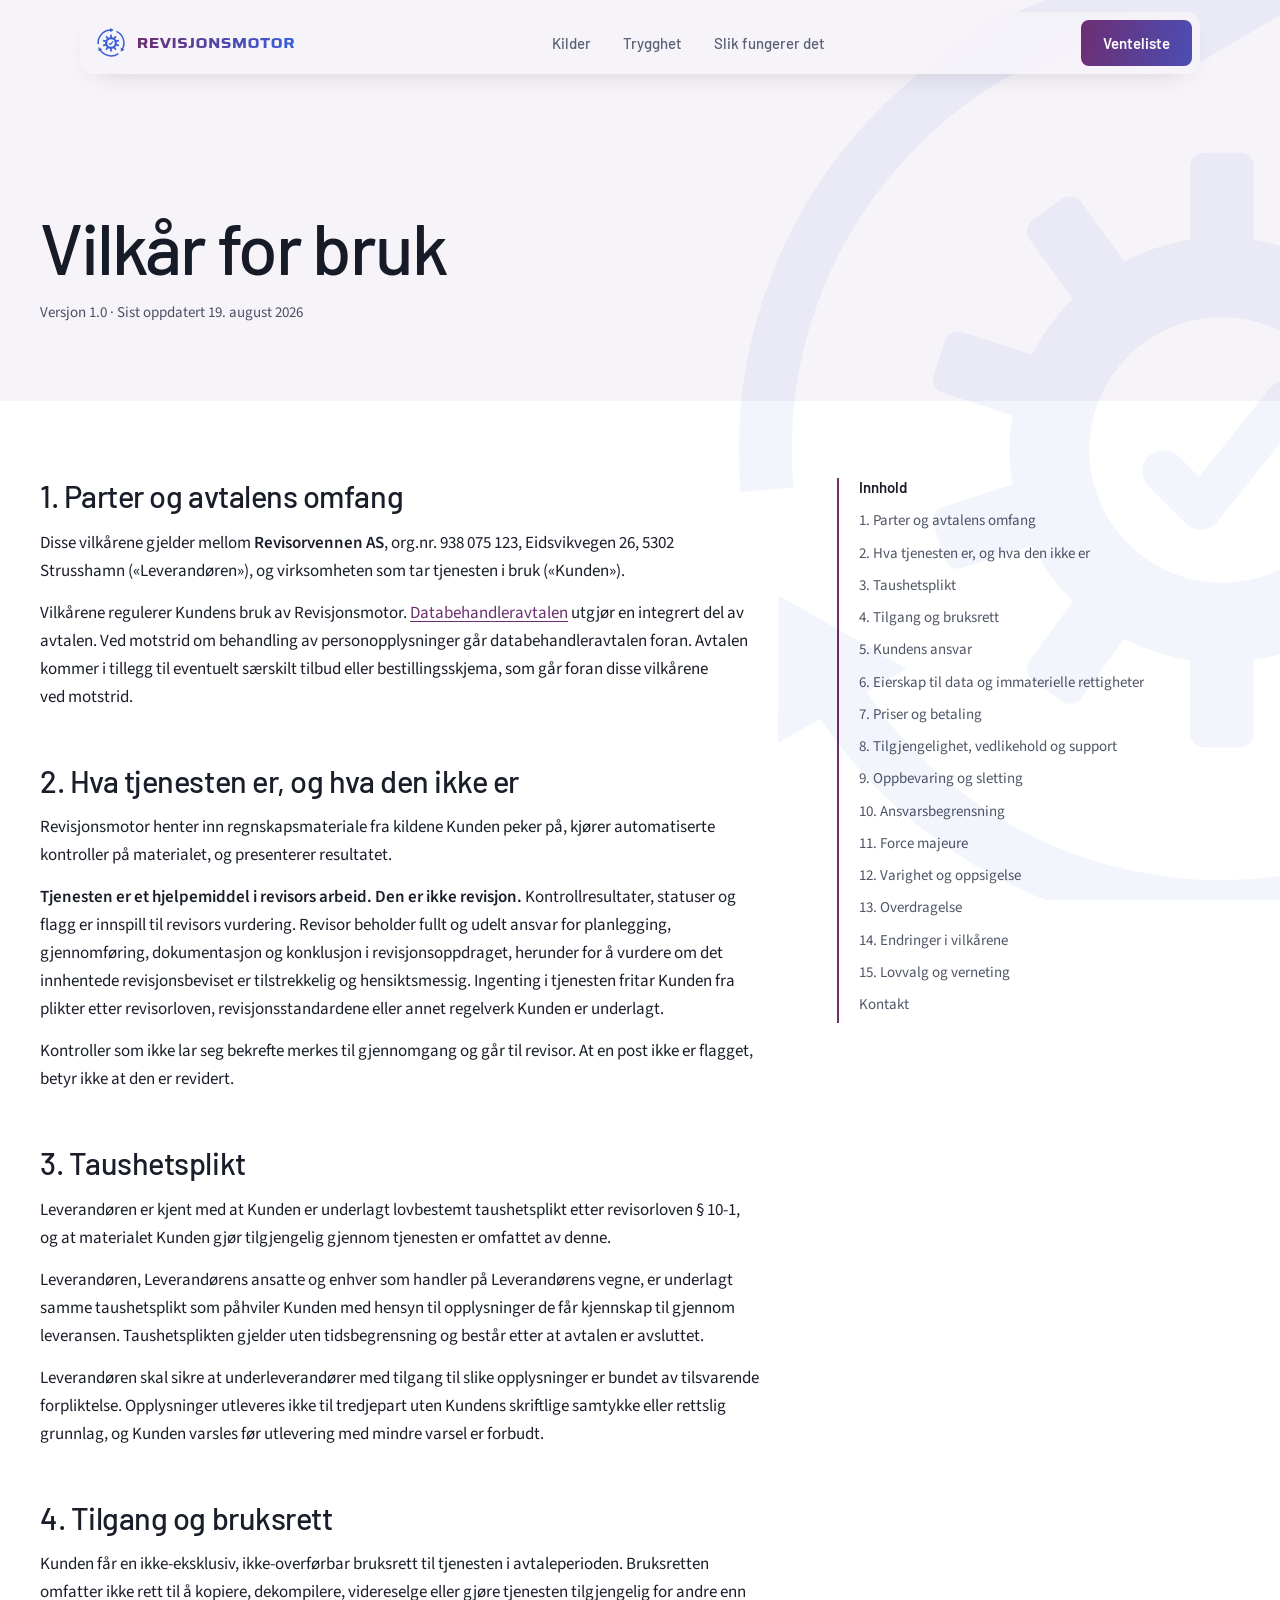
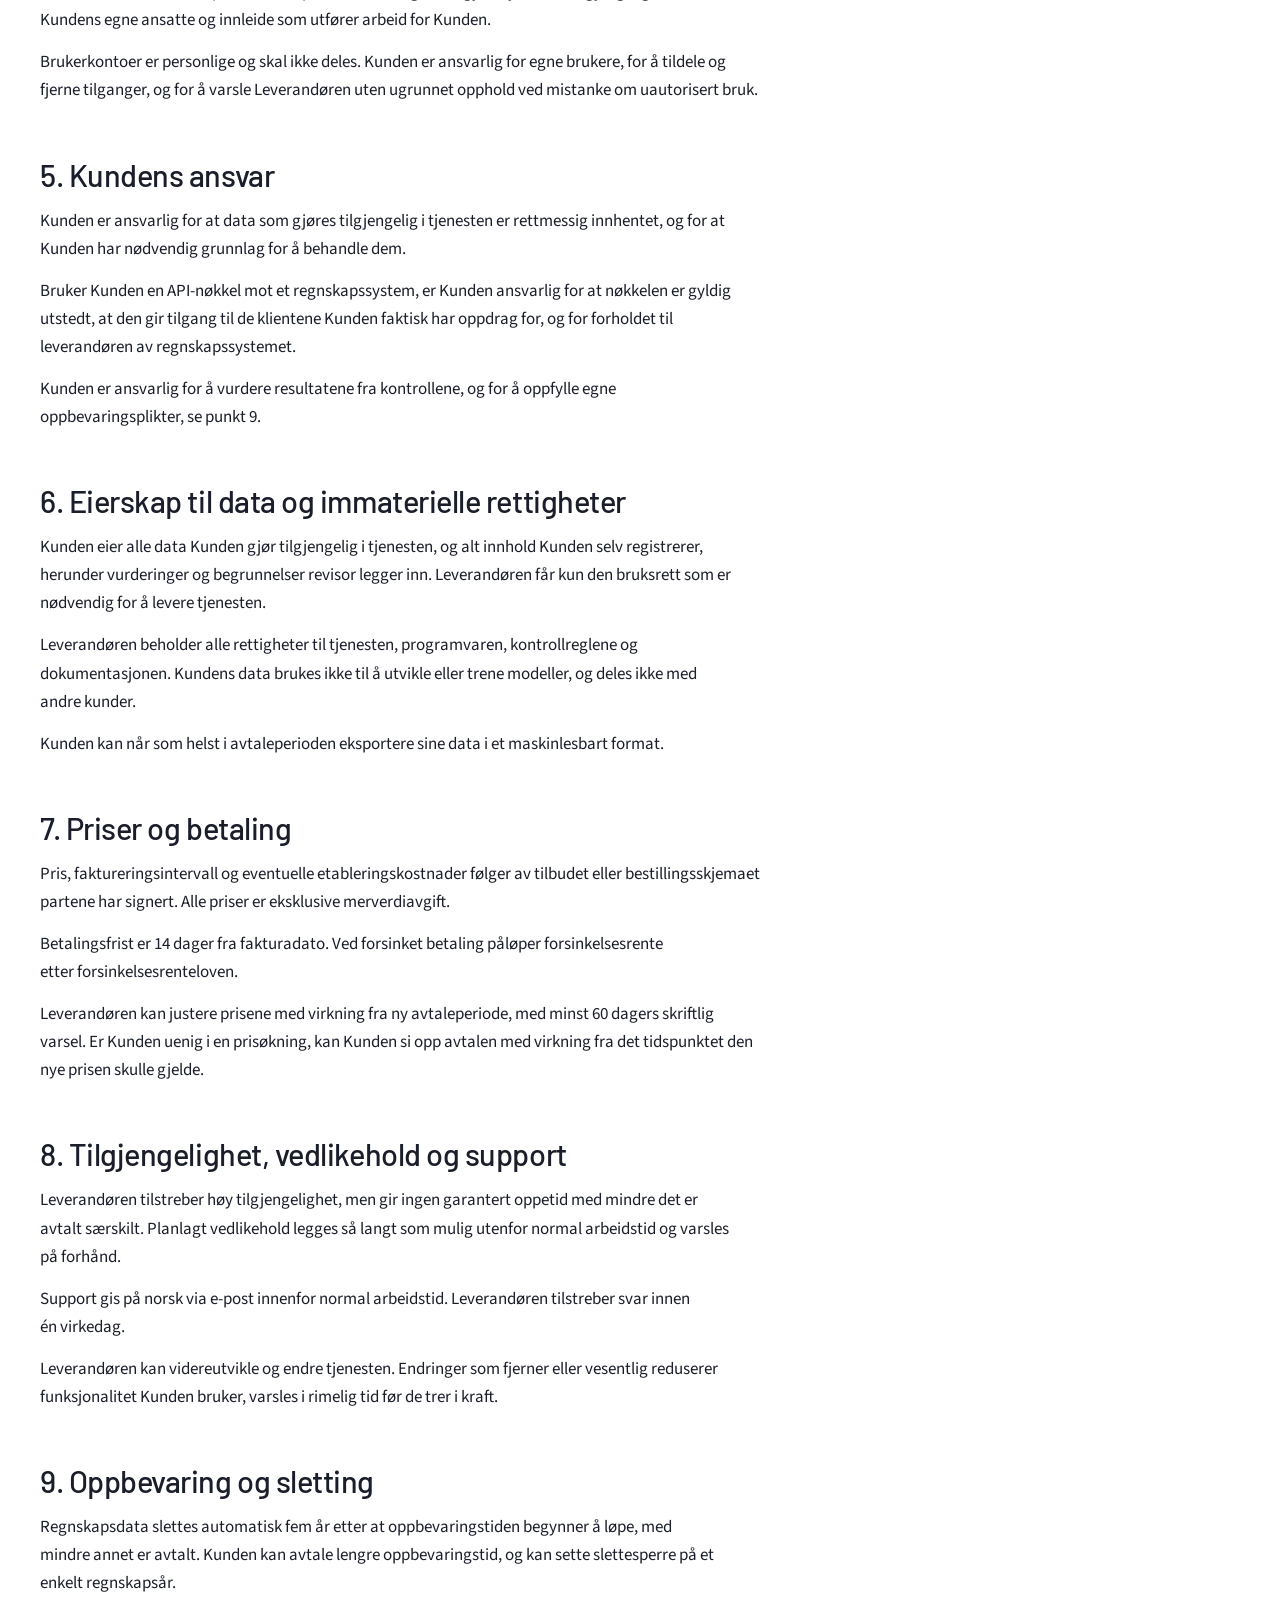
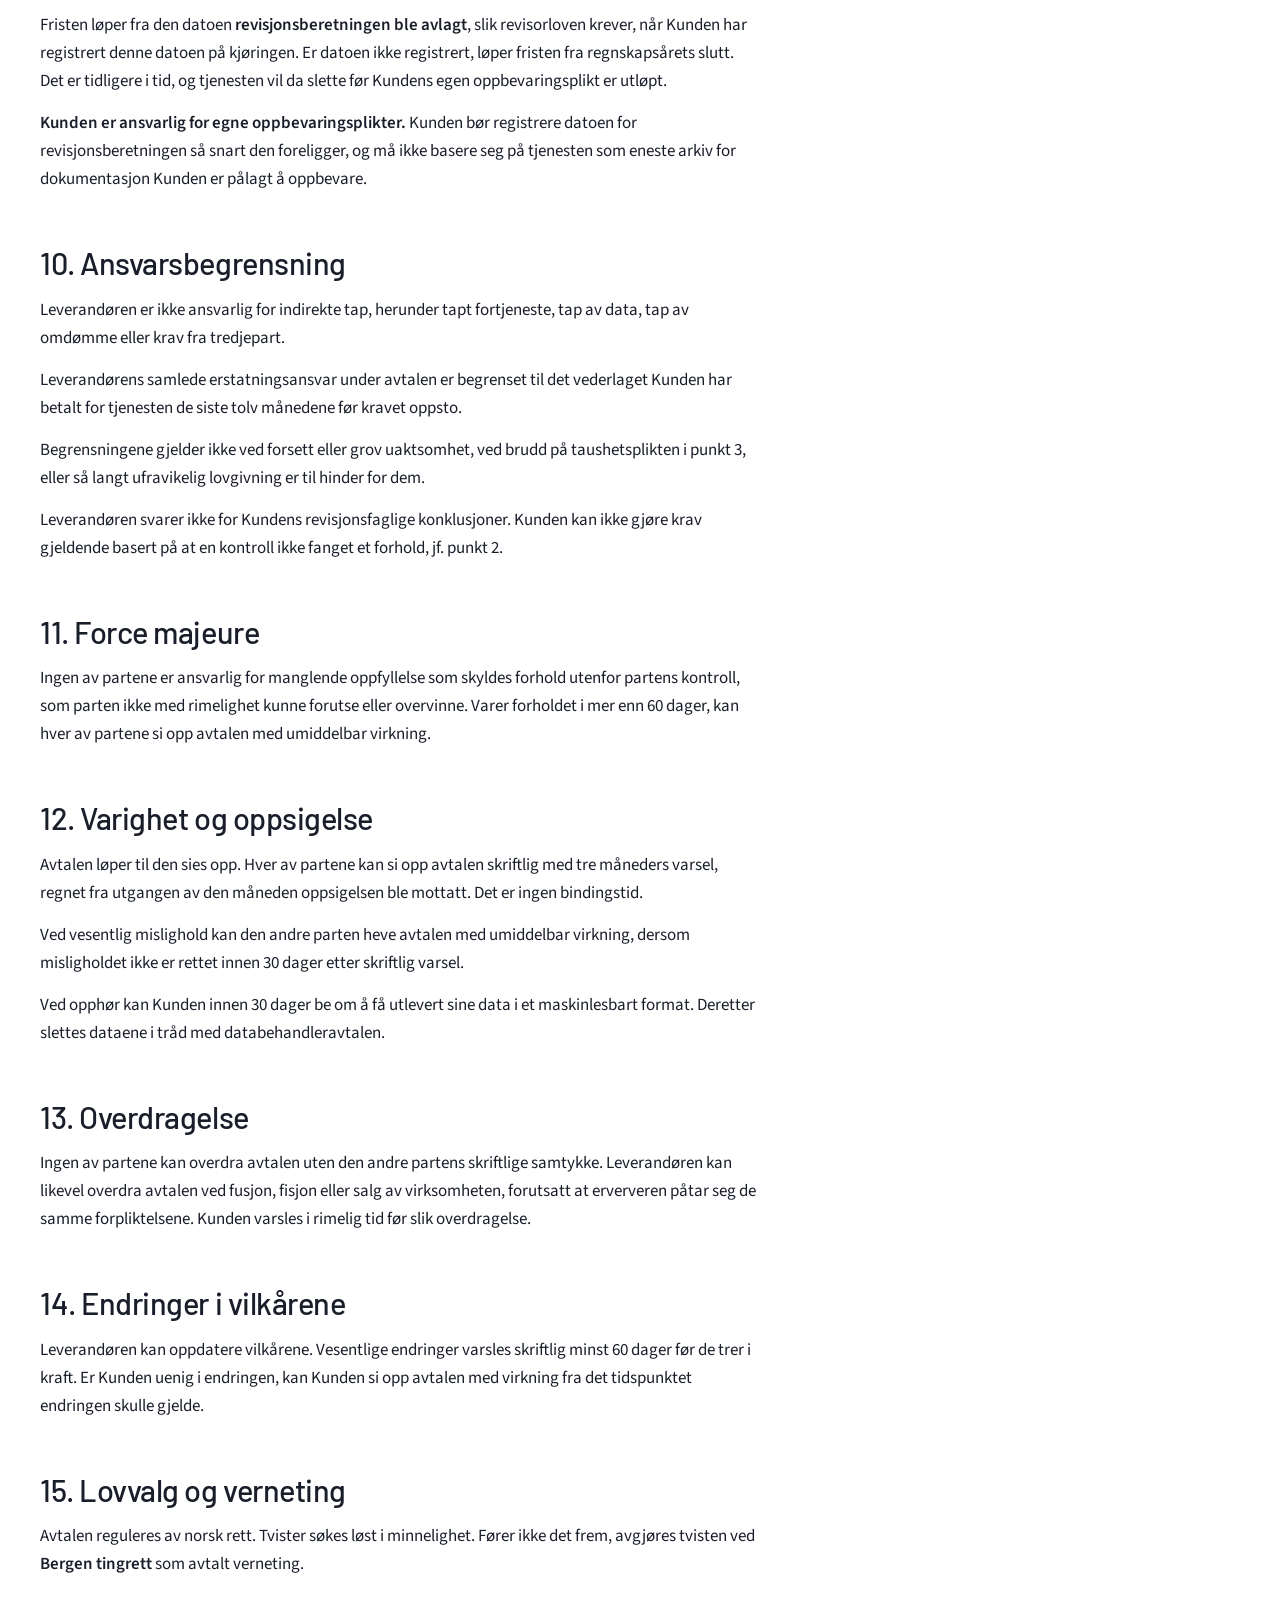
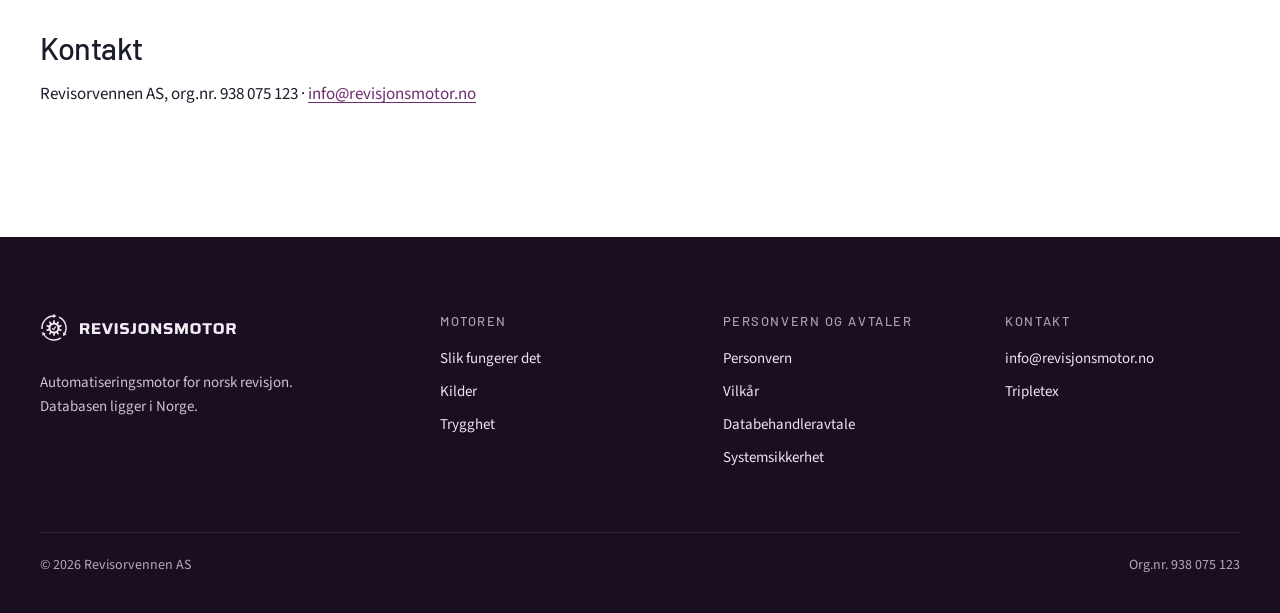
<file: vilkar.html>
<!DOCTYPE html>
<html lang="nb">
<head>
<meta charset="utf-8">
<meta name="viewport" content="width=device-width, initial-scale=1">
<meta name="referrer" content="strict-origin-when-cross-origin">
<meta http-equiv="Content-Security-Policy" content="default-src 'self'; base-uri 'self'; img-src 'self' data:; style-src 'self' 'unsafe-inline'; font-src 'self'; script-src 'self'; form-action 'self' mailto:">
<title>Vilkår for bruk | Revisjonsmotor</title>
<meta name="description" content="Vilkår for bruk av Revisjonsmotor: tjenesten, brukerens ansvar, ansvarsbegrensning, oppsigelse og lovvalg.">
<link rel="canonical" href="https://revisjonsmotor.no/vilkar.html">
<meta name="theme-color" content="#6d2e72">
<meta property="og:type" content="website">
<meta property="og:locale" content="nb_NO">
<meta property="og:site_name" content="Revisjonsmotor">
<meta property="og:title" content="Vilkår for bruk | Revisjonsmotor">
<meta property="og:description" content="Vilkår for bruk av Revisjonsmotor: tjenesten, brukerens ansvar, ansvarsbegrensning, oppsigelse og lovvalg.">
<meta property="og:url" content="https://revisjonsmotor.no/vilkar.html">
<meta property="og:image" content="https://revisjonsmotor.no/og-image.png">
<meta property="og:image:width" content="1200">
<meta property="og:image:height" content="630">
<meta property="og:image:alt" content="Revisjonsmotor. Programmet gjør kontrollene. Revisor konkluderer.">
<meta name="twitter:card" content="summary_large_image">
<link rel="icon" href="favicon.svg" type="image/svg+xml">
<link rel="icon" href="favicon-32.png" sizes="32x32" type="image/png">
<link rel="apple-touch-icon" href="apple-touch-icon.png">
<link rel="preload" href="fonter/barlow-500.woff2" as="font" type="font/woff2" crossorigin>
<link rel="preload" href="fonter/source-sans-3.woff2" as="font" type="font/woff2" crossorigin>

<script src="js-klasse.js"></script>
<style>
@font-face{font-family:'Barlow';font-weight:300;font-style:normal;font-display:swap;src:url(fonter/barlow-300.woff2) format('woff2')}
@font-face{font-family:'Barlow';font-weight:400;font-style:normal;font-display:swap;src:url(fonter/barlow-400.woff2) format('woff2')}
@font-face{font-family:'Barlow';font-weight:500;font-style:normal;font-display:swap;src:url(fonter/barlow-500.woff2) format('woff2')}
@font-face{font-family:'Barlow';font-weight:600;font-style:normal;font-display:swap;src:url(fonter/barlow-600.woff2) format('woff2')}
@font-face{font-family:'Source Sans 3';font-weight:200 900;font-style:normal;font-display:swap;src:url(fonter/source-sans-3.woff2) format('woff2')}
@font-face{font-family:'Saira Motor';font-weight:700;font-style:normal;font-display:swap;src:url(fonter/saira-motor.woff2) format('woff2')}
html{scroll-behavior:smooth;scroll-padding-top:72px;-webkit-text-size-adjust:100%}
*{box-sizing:border-box}
body{margin:0;background:#1b0c1d;color:var(--rm-ink,#f3ecf4);font-family:'Source Sans 3',system-ui,-apple-system,'Segoe UI',sans-serif;font-size:17px;line-height:1.55;-webkit-font-smoothing:antialiased}
h1,h2,h3,h4,p,ul,ol,figure{margin:0;padding:0}
img,svg,canvas{display:block}
a{color:var(--rm-acc,#d3c0d5)}
a:hover{color:var(--rm-hi,#ffffff)}
::selection{background:var(--rm-acc,#d3c0d5);color:var(--rm-bg,#1b0c1d)}
:focus-visible{outline:2px solid var(--rm-acc,#d3c0d5);outline-offset:3px}
@media (prefers-reduced-motion:reduce){html{scroll-behavior:auto}*{transition:none!important}}
</style>
<style>:root{--rm-bg:#f6f4f9;--rm-hdr:rgba(246,244,249,.86);--rm-plum:#141f4d;--rm-panel:#ece8f2;--rm-ink:#171b27;--rm-hi:#0b0e17;--rm-mut:#4a5064;--rm-mut2:#5a6075;--rm-mut3:#585e72;--rm-acc:#6d2e72;--rm-lrgb:28,18,32;--rm-cta:#3a5fd9;--rm-ctaink:#ffffff;--rm-ctah:#4b70f0;--rm-lbg:#ffffff;--rm-link:#1a1e2a;--rm-lmut:#4f5466;--rm-lmut2:#61667a;--rm-lline:#dde2ee;--rm-lline2:#e9ecf4;--rm-brand:#6d2e72;--rm-okl:#1d7a46;--rm-ok:#1d7a46;--rm-chk:#a15c08;--rm-miss:#6f6676;--rm-pbg:linear-gradient(140deg,#2a1230 0%,#21173f 60%,#18204e 100%);--rm-pink:#ffffff;--rm-pmut:#e6dcea;--rm-pmut2:#cfc3d6;--rm-pcta:#3a5fd9;--rm-pctaink:#ffffff;--rm-pctah:#4b70f0;--rm-fbg:#1a0f22;--rm-fmut:#cfc3d6;--rm-flink:#efe6f1;--rm-navon:#1c1620;--rm-navoff:#5a6075;--rm-navu:rgba(28,18,32,.85);--rm-logol:none;--rm-logod:block;--rm-glowbg:radial-gradient(closest-side,rgba(109,46,114,.08),rgba(58,95,217,.06) 62%,rgba(58,95,217,0));--rm-accg:linear-gradient(100deg,#6d2e72 0%,#3a5fd9 100%);--rm-accgv:linear-gradient(180deg,#6d2e72 0%,#3a5fd9 100%);--rm-ctabg:linear-gradient(100deg,#6d2e72 0%,#3a5fd9 100%);--rm-ctabd:#3a5fd9;--rm-ctahbg:linear-gradient(100deg,#6d2e72 0%,#3a5fd9 100%);--rm-pctabg:linear-gradient(100deg,#6d2e72 0%,#3a5fd9 100%);--rm-pctabd:#3a5fd9;--rm-pctahbg:linear-gradient(100deg,#6d2e72 0%,#3a5fd9 100%);--rm-tg:linear-gradient(90deg,#6d2e72,#3a5fd9);--rm-tgf:transparent;--rm-ital:#6d2e72;--rm-alle:#6d2e72;--rm-ash:0 0 40px rgba(58,95,217,.16);--rm-chip:rgba(109,46,114,.08);--rm-hdrsh:0 10px 30px -18px rgba(28,18,32,.28);--rm-mkl:none;--rm-mkd:none;--rm-mka:none;--rm-mkb:none;--rm-mkc:none;--rm-mke:none;--rm-mkp2:none;--rm-mkp3:none;--rm-mkp4:none;--rm-mkp5:block;--rm-fhi:#ffffff;--rm-fline:rgba(255,255,255,.1)}
html{background:var(--rm-bg)}
body{background:var(--rm-bg)}
.sh{position:sticky;top:0;z-index:50;padding:12px clamp(10px,2.4vw,24px) 0}
.sh-indre{max-width:1120px;margin:0 auto;height:62px;padding:0 8px 0 16px;display:flex;align-items:center;gap:clamp(10px,2vw,24px);border-radius:14px;background:var(--rm-hdr);-webkit-backdrop-filter:saturate(140%) blur(16px);backdrop-filter:saturate(140%) blur(16px);box-shadow:var(--rm-hdrsh,0 12px 32px -14px rgba(0,0,0,.6))}
.sh-logo{display:flex;align-items:center;gap:12px;flex:none;text-decoration:none}
.sh-logo .merke{width:30px;height:30px;transition:transform 1100ms cubic-bezier(.23,1,.32,1)}
.sh-logo:hover .merke{transform:rotate(360deg)}
.sh-logo .ord{width:clamp(112px,22vw,156px);height:auto}
.sh-logo .ord-l{display:var(--rm-logol,block)}.sh-logo .ord-d{display:var(--rm-logod,none)}
.sh-nav{flex:1 1 auto;min-width:0;display:flex;flex-wrap:wrap;justify-content:center;align-items:center;column-gap:2px;height:40px;overflow:hidden;font:500 15px/20px 'Barlow',system-ui,sans-serif}
.sh-nav::before{content:"";width:0;height:40px}
.sh-nav a{padding:9px 15px;border-radius:8px;color:var(--rm-navoff);text-decoration:none;white-space:nowrap;transition:background-color 200ms ease,color 150ms ease}
.sh-nav a:hover{color:var(--rm-hi);background:rgba(var(--rm-lrgb),.06)}
.sh-nav a[aria-current=page]{color:var(--rm-navon);background:rgba(var(--rm-lrgb),.09)}
.sh-knapp{flex:none;display:inline-flex;align-items:center;height:46px;padding:0 22px;border-radius:8px;background:var(--rm-ctabg);background-size:160% 100%;color:var(--rm-ctaink);font:600 15px/1 'Barlow',system-ui,sans-serif;text-decoration:none;white-space:nowrap;transition:background-position 420ms cubic-bezier(.23,1,.32,1),transform 220ms cubic-bezier(.23,1,.32,1)}
.sh-knapp:hover{background-position:100% 0;transform:translateY(-1px);color:var(--rm-ctaink)}

.sf-ramme{max-width:1280px;margin:0 auto;padding:0 clamp(20px,4vw,40px)}
.sf-topp{padding:clamp(72px,9vw,136px) 0 clamp(56px,6vw,88px)}
.sf-kicker{display:flex;align-items:center;gap:14px;font:500 12px/1 'Barlow',system-ui,sans-serif;letter-spacing:.16em;text-transform:uppercase;color:var(--rm-mut2)}
.sf-kicker span{width:32px;height:1px;background:var(--rm-mut2)}
.sf-topp h1{margin-top:22px;max-width:16ch;font:500 clamp(44px,5.6vw,88px)/.98 'Barlow',system-ui,sans-serif;letter-spacing:-.03em;color:var(--rm-ink);text-wrap:balance}
.sf-ingress{margin-top:28px;max-width:52ch;font-size:clamp(17px,1.4vw,20px);line-height:1.55;color:var(--rm-ink);text-wrap:pretty}
.sf-hopp{display:flex;flex-wrap:wrap;gap:8px;margin-top:36px}
.sf-hopp a{padding:9px 14px;border-radius:8px;background:var(--rm-chip);color:var(--rm-ink);font:500 15px/1 'Barlow',system-ui,sans-serif;text-decoration:none;transition:background-color 200ms ease,color 150ms ease}
.sf-hopp a:hover{background:rgba(var(--rm-lrgb),.1);color:var(--rm-hi)}

.sf-seksjon{padding:clamp(88px,9vw,136px) 0;background:var(--rm-bg);color:var(--rm-ink)}
.sf-seksjon.lys{background:var(--rm-lbg);color:var(--rm-link);--rm-ink:var(--rm-link);--rm-hi:var(--rm-link);--rm-mut:var(--rm-lmut);--rm-acc:var(--rm-brand)}
.sf-h2{max-width:16ch;font:500 clamp(36px,4vw,60px)/1.04 'Barlow',system-ui,sans-serif;letter-spacing:-.025em;color:inherit;text-wrap:balance}
.sf-tekst{max-width:62ch;margin-top:28px}
.sf-tekst p{font-size:17px;line-height:1.65;text-wrap:pretty}
.sf-tekst p+p{margin-top:16px}
.sf-tekst strong{font-weight:600}
.sf-delt{display:flex;flex-wrap:wrap;gap:24px 80px;align-items:flex-start}
.sf-delt>.sf-h2{flex:5 1 320px}
.sf-delt>.sf-tekst{flex:7 1 480px;margin-top:0}
.sf-ital{font-family:'Iowan Old Style','Palatino Linotype',Palatino,'Book Antiqua',Georgia,serif;font-style:italic;font-weight:400;letter-spacing:-.01em;color:var(--rm-ital);background:var(--rm-tg,none);-webkit-background-clip:text;background-clip:text;-webkit-text-fill-color:var(--rm-tgf,currentColor)}

.sj{list-style:none;margin-top:clamp(40px,5vw,72px)}
.sj-steg{--p:0;display:grid;grid-template-columns:minmax(0,5fr) minmax(0,6fr);gap:clamp(32px,6vw,96px);align-items:center;padding:clamp(40px,5vw,64px) 0;border-top:1px solid rgba(var(--rm-lrgb),.12)}
.sj-steg.vist,html:not(.js) .sj-steg{--p:1}
.sj-hvem{display:block;margin-bottom:14px;font:700 14px/1 'Saira Motor','Barlow',sans-serif;letter-spacing:.02em;color:var(--rm-acc)}
.sj-hvem.revisor{font:600 14px/1 'Barlow',system-ui,sans-serif;letter-spacing:0;color:var(--rm-hi)}
.sj-tekst h3{font:500 clamp(30px,3vw,44px)/1.05 'Barlow',system-ui,sans-serif;letter-spacing:-.02em;color:var(--rm-ink)}
.sj-kort{margin-top:14px;max-width:42ch;font-size:18px;line-height:1.5;color:var(--rm-ink);text-wrap:pretty}
.sj-mer{margin-top:14px;max-width:46ch;font-size:16px;line-height:1.55;color:var(--rm-mut);text-wrap:pretty}
.sj-ramme{height:480px}
.sj-steg>*{min-width:0}

.sf-kilder{list-style:none;margin-top:clamp(36px,4vw,56px);border-top:1px solid var(--rm-lline)}
.sf-kilder li{display:flex;flex-wrap:wrap;align-items:baseline;gap:6px 32px;padding:22px 0;border-bottom:1px solid var(--rm-lline)}
.sf-kilder .navn{flex:0 0 260px;font:500 22px/1.2 'Barlow',system-ui,sans-serif;color:var(--rm-link)}
.sf-kilder .hva{flex:1 1 280px;font-size:16px;color:var(--rm-lmut)}
.sf-pil{display:inline-flex;align-items:center;gap:8px;color:var(--rm-brand);font:500 15px/1 'Barlow',system-ui,sans-serif;text-decoration:none}
.sf-pil:hover{color:var(--rm-link)}
.sf-seksjon:not(.lys) .sf-pil{color:var(--rm-acc)}
.sf-seksjon:not(.lys) .sf-pil:hover{color:var(--rm-hi)}

.sf-kontroller{display:grid;grid-template-columns:repeat(auto-fit,minmax(min(100%,440px),1fr));gap:16px;margin-top:clamp(36px,4vw,56px)}
.sf-kontroll{background:var(--rm-panel);border-radius:2px;padding:clamp(24px,2.6vw,36px)}
.sf-seksjon.lys .sf-kontroll{background:rgba(28,18,32,.045)}
.sf-kontroll.bred{grid-column:1/-1}
.sf-kontroll h3{font:500 clamp(24px,2.2vw,30px)/1.15 'Barlow',system-ui,sans-serif;letter-spacing:-.01em;color:var(--rm-ink)}
.sf-kontroll p{margin-top:12px;max-width:72ch;font-size:16px;line-height:1.6;color:var(--rm-ink);text-wrap:pretty}
.sf-kontroll ol{margin:14px 0 0;padding-left:22px;max-width:72ch}
.sf-kontroll li{margin-top:10px;font-size:16px;line-height:1.6;color:var(--rm-ink)}
.sf-kontroll li::marker{color:var(--rm-acc);font-weight:600}

.sf-slutt{background:var(--rm-pbg);padding:clamp(88px,10vw,152px) 0 clamp(72px,8vw,112px)}

@media (max-width:860px){
  .sj-steg{grid-template-columns:1fr}
  .sj-ramme{height:440px;--hn:118px;--fl:92px}
  .sj-smal-skjul{display:none!important}
  .sj-boks{padding:14px 12px!important;gap:8px!important;font-size:18px!important}
  .sf-kilder .navn{flex-basis:100%}
}

.kt-ramme{position:relative;z-index:1;max-width:1280px;margin:0 auto;padding:0 clamp(20px,4vw,40px);display:flex;flex-wrap:wrap;align-items:flex-end;gap:32px 80px}
.kt-tittel{flex:7 1 480px;min-width:0;max-width:12ch;font:500 clamp(44px,5.6vw,88px)/.98 'Barlow',system-ui,sans-serif;letter-spacing:-.03em;color:var(--rm-pink,#fff);text-wrap:balance}
.kt-h{flex:5 1 340px;min-width:0;max-width:460px}
.kt-ingress{font-size:18px;line-height:1.55;color:var(--rm-pmut,#e3d6e4);text-wrap:pretty}
.kt-h .knapp-fade{margin-top:28px}
.kt-epost{margin-top:22px;font-size:15px;line-height:1.5;color:var(--rm-pmut2,#cdbcd0)}
.knapp-fade{display:inline-flex;align-items:center;gap:10px;height:52px;padding:0 24px;border:0;border-radius:8px;cursor:pointer;background:var(--rm-pctabg,#fff);background-size:160% 100%;background-position:0 0;color:var(--rm-pctaink,#6d2e72);font:600 16px/1 'Barlow',system-ui,sans-serif;text-decoration:none;white-space:nowrap;transition:background-position 420ms cubic-bezier(.23,1,.32,1),transform 220ms cubic-bezier(.23,1,.32,1),filter 200ms ease}
.knapp-fade:hover{background-position:100% 0;transform:translateY(-1px);filter:brightness(1.06);color:var(--rm-pctaink,#6d2e72)}

.ft{background:var(--rm-fbg,#311533);color:var(--rm-fmut,#cdbcd0)}
.ft-ramme{max-width:1280px;margin:0 auto;padding:0 clamp(20px,4vw,40px)}
.ft-rad{display:grid;grid-template-columns:minmax(240px,1.5fr) repeat(3,minmax(150px,1fr));gap:40px 48px;padding:clamp(56px,6vw,88px) 0 clamp(44px,5vw,64px)}
.ft-logo{display:inline-flex;align-items:center;gap:12px;text-decoration:none}
.ft-logo img{width:28px;height:28px}
.ft-logo .ft-ord{width:156px;height:auto}
.ft-merke p{margin-top:20px;font-size:15px;line-height:1.6}
.ft-kol{display:flex;flex-direction:column;gap:12px}
.ft-kol h3{margin-bottom:6px;font:500 13px/1.2 'Barlow',system-ui,sans-serif;letter-spacing:.12em;text-transform:uppercase;color:var(--rm-fmut,#cdbcd0);opacity:.8}
.ft-kol a{width:fit-content;color:var(--rm-flink,#e7dbe8);text-decoration:none;font-size:15px;line-height:1.4;transition:color 150ms ease}
.ft-kol a:hover{color:var(--rm-fhi,#fff);text-decoration:underline;text-underline-offset:4px}
.ft-bunn{display:flex;flex-wrap:wrap;justify-content:space-between;gap:8px 24px;padding:22px 0 36px;border-top:1px solid var(--rm-fline,rgba(255,255,255,.1));font-size:14px;opacity:.85}
@media (max-width:900px){.ft-rad{grid-template-columns:1fr 1fr}.ft-merke{grid-column:1/-1}}
@media (max-width:520px){.ft-rad{grid-template-columns:1fr}}

/* Knappene glir mellom plomme og kobolt når musa er over */
#dc-rot header a[href="#kontakt"], #topp a[href="#kontakt"]{background-size:160% 100%!important;transition:background-position 420ms cubic-bezier(.23,1,.32,1),transform 220ms cubic-bezier(.23,1,.32,1),filter 200ms ease!important}
#dc-rot header a[href="#kontakt"]:hover, #topp a[href="#kontakt"]:hover{background-position:100% 0!important}
@media (prefers-reduced-motion:reduce){.knapp-fade{transition:none}}

.mm-knapp{display:none;flex:none;align-items:center;justify-content:center;width:44px;height:44px;border:0;border-radius:8px;background:transparent;color:var(--rm-ink);cursor:pointer;transition:background-color 150ms ease}
.mm-knapp:hover,.mm-knapp[aria-expanded=true]{background:rgba(var(--rm-lrgb),.08)}
.mm-panel{position:absolute;left:clamp(10px,2.4vw,24px);right:clamp(10px,2.4vw,24px);top:80px;z-index:60;display:flex;flex-direction:column;padding:10px;border-radius:14px;background:var(--rm-lbg,#fff);box-shadow:0 18px 40px -18px rgba(28,18,32,.45)}
.mm-panel[hidden]{display:none}
.mm-panel a{padding:14px 16px;border-radius:8px;color:var(--rm-link,#1f1b26);font:500 18px/1.2 'Barlow',system-ui,sans-serif;text-decoration:none}
.mm-panel a:hover,.mm-panel a:focus-visible{background:rgba(28,18,32,.06)}
@media (max-width:760px){
  .mm-knapp{display:inline-flex}
  .sh-nav,#dc-rot header nav[aria-label=Hovedmeny]{display:none!important}
  .sh-indre,#dc-rot header>div{gap:8px!important;padding:0 6px 0 12px!important}
  .sh-knapp,#dc-rot header a[href="#kontakt"]{padding:0 16px!important;height:42px!important}
  .sh-logo{margin-right:auto}
}
@media (max-width:360px){.sh-logo .ord,#dc-rot header a[aria-label] img[width="168"]{width:96px!important}}

main [id]{scroll-margin-top:96px}
.anim{--p:0}
.anim.vist,html:not(.js) .anim{--p:1}
.anim.nullstill,.anim.nullstill *{transition:none!important}
.panel-ramme{height:530px;min-width:0}
.hvem{display:inline-block;font:700 14px/1 'Saira Motor','Barlow',sans-serif;letter-spacing:.02em;color:var(--rm-acc)}
.hvem.revisor{font:600 14px/1 'Barlow',system-ui,sans-serif;letter-spacing:0;color:var(--rm-hi)}
.knapp-rolig{display:inline-flex;align-items:center;gap:8px;height:52px;padding:0 24px;border:0;border-radius:8px;background:rgba(var(--rm-lrgb),.07);color:var(--rm-ink);font:600 16px/1 'Barlow',system-ui,sans-serif;cursor:pointer;transition:background-color 150ms ease,transform 150ms ease}
.knapp-rolig:hover{background:rgba(var(--rm-lrgb),.12)}
.knapp-rolig:active{transform:scale(.97)}
.knapp-rolig:disabled{opacity:.4;cursor:default}
/* På smale skjermer vokser panelet med innholdet, så ingen tekst klippes bort. Prikkene i Sorterer har et tak (--pm). */
@media (max-width:860px){.panel-ramme{display:grid;height:auto;min-height:440px;--hn:118px;--fl:92px;--pm:228px}.sj-smal-skjul{display:none!important}.sj-boks{padding:14px 12px!important;gap:8px!important;font-size:18px!important}}

.sh{position:sticky}
.sf-kontroll{border-radius:2px}

.sf-topp h1{overflow-wrap:break-word}
@media (max-width:520px){.sf-topp h1{font-size:clamp(28px,9.4vw,44px)}}
.fs-dato{margin-top:20px;font-size:15px;color:var(--rm-mut)}
.fs-jur{padding-top:clamp(56px,6vw,88px)}
.fs-rute{display:grid;grid-template-columns:minmax(0,720px) minmax(0,1fr);gap:clamp(40px,6vw,96px);align-items:start}
.fs-tekst{min-width:0}
.fs-tekst h2{margin:52px 0 14px;font:500 clamp(24px,2.4vw,32px)/1.18 'Barlow',system-ui,sans-serif;letter-spacing:-.015em;color:var(--rm-hi);text-wrap:balance;scroll-margin-top:96px}
.fs-tekst h2:first-child{margin-top:0}
.fs-tekst h2,.fs-tekst h3{overflow-wrap:break-word}
@media (max-width:520px){.fs-tekst h2{font-size:clamp(20px,6.6vw,24px)}}
.fs-tekst p,.fs-tekst li{font-size:17px;line-height:1.65;text-wrap:pretty}
.fs-tekst p{margin:0 0 14px}
.fs-tekst ul,.fs-tekst ol{margin:0 0 16px;padding-left:1.25em}
.fs-tekst li+li{margin-top:6px}
.fs-tekst a{color:var(--rm-brand);text-decoration:underline;text-underline-offset:3px;overflow-wrap:anywhere}
.fs-tekst a:hover{color:var(--rm-link)}
.fs-tekst strong{font-weight:600}
.tabell-ramme{margin:18px 0 22px;overflow-x:auto;border:1px solid var(--rm-lline);border-radius:2px;background:var(--rm-lbg)}
.tabell-ramme table{width:100%;border-collapse:collapse;font-size:15px;line-height:1.5}
.tabell-ramme th{text-align:left;font:600 14px/1.3 'Barlow',system-ui,sans-serif;background:var(--rm-panel);color:var(--rm-hi)}
.tabell-ramme th,.tabell-ramme td{padding:11px 14px;border-bottom:1px solid var(--rm-lline);vertical-align:top}
.tabell-ramme tr:last-child td{border-bottom:0}
.fs-innhold{position:sticky;top:104px;border-left:2px solid var(--rm-brand);padding:2px 0 2px 20px}
.fs-innhold b{display:block;margin-bottom:10px;font:600 15px/1 'Barlow',system-ui,sans-serif;color:var(--rm-hi)}
.fs-innhold ol{list-style:none;margin:0;padding:0}
.fs-innhold a{display:block;padding:6px 0;font-size:15px;line-height:1.35;color:var(--rm-lmut);text-decoration:none;transition:color 150ms ease}
.fs-innhold a:hover{color:var(--rm-brand)}
@media (max-width:900px){.fs-rute{grid-template-columns:minmax(0,1fr)}.fs-innhold{display:none}}
.fs-lockup{display:flex;flex-wrap:wrap;align-items:center;gap:20px 28px}
.fs-rm{display:inline-flex;align-items:center;gap:12px}
.fs-rm .m{width:44px;height:44px}
.fs-rm .o{width:230px;height:auto}
.fs-skille{width:1px;height:44px;background:var(--rm-lline)}
.fs-ttx{width:auto;height:46px}
.fs-merknad{margin-top:22px;font-size:14px;color:var(--rm-lmut)}
.fs-merknad a{color:inherit;text-decoration:underline;text-underline-offset:3px}
.fs-kort-seksjon{padding:clamp(48px,5vw,72px) 0}
.sf-kontroll .hvem{margin-bottom:12px}
.sf-kontroll p+p{margin-top:12px}
@media (max-width:420px){.fs-rm .o{width:180px}.fs-skille{display:none}}

.vm-lag{position:fixed;inset:0;pointer-events:none;z-index:40;overflow:hidden;mix-blend-mode:multiply;opacity:var(--vmv,1);transition:opacity .4s ease}
.vm{position:absolute;aspect-ratio:1/1;height:min(118vh,1300px);right:calc(46vw - min(118vh,1300px));top:50%;transform:translateY(-50%);opacity:.06}
.vm-pil,.vm-gir{transform-box:view-box;transform-origin:50px 50px}
.vm-pil{transform:rotate(var(--vmrot,0deg))}
.vm-gir{transform:rotate(calc(var(--vmrot,0deg) * -0.6))}
@media (max-width:700px){.vm{height:92vh;right:calc(45vw - 92vh)}}
</style>
</head>
<body>
<header class="sh"><div class="sh-indre">
  <a class="sh-logo" href="index.html" aria-label="Revisjonsmotor, forsiden"><img class="merke" src="[data-uri]" alt="" width="30" height="30"><img class="ord ord-l" src="[data-uri]" alt="" width="168" height="11"><img class="ord ord-d" src="[data-uri]" alt="" width="168" height="11"></a>
  <nav class="sh-nav" aria-label="Hovedmeny"><a href="index.html#kilder">Kilder</a><a href="index.html#trygghet">Trygghet</a><a href="slik-fungerer-det.html">Slik fungerer det</a></nav>
  <button type="button" class="mm-knapp" aria-expanded="false" aria-controls="mm-panel" aria-label="Meny"><svg viewBox="0 0 24 24" width="22" height="22" aria-hidden="true"><path d="M4 7h16M4 12h16M4 17h16" fill="none" stroke="currentColor" stroke-width="1.8" stroke-linecap="round"></path></svg></button>
  <a class="sh-knapp" href="index.html#kontakt">Venteliste</a>
</div><div id="mm-panel" class="mm-panel" hidden><a href="index.html#kilder">Kilder</a><a href="index.html#trygghet">Trygghet</a><a href="slik-fungerer-det.html">Slik fungerer det</a></div></header>
<main>
<section class="sf-topp"><div class="sf-ramme">
  <h1>Vilkår for bruk</h1>
  <p class="fs-dato">Versjon 1.0 · Sist oppdatert 19. august 2026</p>
</div></section>
<section class="sf-seksjon lys fs-jur"><div class="sf-ramme"><div class="fs-rute"><article class="fs-tekst"><h2 id="1-parter-og-avtalens-omfang">1. Parter og avtalens omfang</h2>
    <p>Disse vilkårene gjelder mellom <strong>Revisorvennen AS</strong>, org.nr. 938 075 123,
      Eidsvikvegen 26, 5302 Strusshamn («Leverandøren»), og virksomheten som tar tjenesten i
      bruk («Kunden»).</p>
    <p>Vilkårene regulerer Kundens bruk av Revisjonsmotor. <a href="databehandleravtale.html">Databehandleravtalen</a>
      utgjør en integrert del av avtalen. Ved motstrid om behandling av personopplysninger går
      databehandleravtalen foran. Avtalen kommer i tillegg til eventuelt særskilt tilbud eller
      bestillingsskjema, som går foran disse vilkårene ved motstrid.</p>

    <h2 id="2-hva-tjenesten-er-og-hva-den-ikke-er">2. Hva tjenesten er, og hva den ikke er</h2>
    <p>Revisjonsmotor henter inn regnskapsmateriale fra kildene Kunden peker på, kjører automatiserte
      kontroller på materialet, og presenterer resultatet.</p>
    <p><strong>Tjenesten er et hjelpemiddel i revisors arbeid. Den er ikke revisjon.</strong>
      Kontrollresultater, statuser og flagg er innspill til revisors vurdering. Revisor beholder fullt
      og udelt ansvar for planlegging, gjennomføring, dokumentasjon og konklusjon i revisjonsoppdraget,
      herunder for å vurdere om det innhentede revisjonsbeviset er tilstrekkelig og hensiktsmessig.
      Ingenting i tjenesten fritar Kunden fra plikter etter revisorloven, revisjonsstandardene eller
      annet regelverk Kunden er underlagt.</p>
    <p>Kontroller som ikke lar seg bekrefte merkes til gjennomgang og går til revisor. At en post ikke
      er flagget, betyr ikke at den er revidert.</p>

    <h2 id="3-taushetsplikt">3. Taushetsplikt</h2>
    <p>Leverandøren er kjent med at Kunden er underlagt lovbestemt taushetsplikt etter revisorloven
      § 10-1, og at materialet Kunden gjør tilgjengelig gjennom tjenesten er omfattet av denne.</p>
    <p>Leverandøren, Leverandørens ansatte og enhver som handler på Leverandørens vegne, er underlagt
      samme taushetsplikt som påhviler Kunden med hensyn til opplysninger de får kjennskap til gjennom
      leveransen. Taushetsplikten gjelder uten tidsbegrensning og består etter at avtalen er avsluttet.</p>
    <p>Leverandøren skal sikre at underleverandører med tilgang til slike opplysninger er bundet av
      tilsvarende forpliktelse. Opplysninger utleveres ikke til tredjepart uten Kundens skriftlige
      samtykke eller rettslig grunnlag, og Kunden varsles før utlevering med mindre varsel er forbudt.</p>

    <h2 id="4-tilgang-og-bruksrett">4. Tilgang og bruksrett</h2>
    <p>Kunden får en ikke-eksklusiv, ikke-overførbar bruksrett til tjenesten i avtaleperioden.
      Bruksretten omfatter ikke rett til å kopiere, dekompilere, videreselge eller gjøre tjenesten
      tilgjengelig for andre enn Kundens egne ansatte og innleide som utfører arbeid for Kunden.</p>
    <p>Brukerkontoer er personlige og skal ikke deles. Kunden er ansvarlig for egne brukere, for å
      tildele og fjerne tilganger, og for å varsle Leverandøren uten ugrunnet opphold ved mistanke om
      uautorisert bruk.</p>

    <h2 id="5-kundens-ansvar">5. Kundens ansvar</h2>
    <p>Kunden er ansvarlig for at data som gjøres tilgjengelig i tjenesten er rettmessig innhentet, og
      for at Kunden har nødvendig grunnlag for å behandle dem.</p>
    <p>Bruker Kunden en API-nøkkel mot et regnskapssystem, er Kunden ansvarlig for at nøkkelen er
      gyldig utstedt, at den gir tilgang til de klientene Kunden faktisk har oppdrag for, og for
      forholdet til leverandøren av regnskapssystemet.</p>
    <p>Kunden er ansvarlig for å vurdere resultatene fra kontrollene, og for å oppfylle egne
      oppbevaringsplikter, se punkt 9.</p>

    <h2 id="6-eierskap-til-data-og-immaterielle-rettigheter">6. Eierskap til data og immaterielle rettigheter</h2>
    <p>Kunden eier alle data Kunden gjør tilgjengelig i tjenesten, og alt innhold Kunden selv
      registrerer, herunder vurderinger og begrunnelser revisor legger inn. Leverandøren får kun den
      bruksrett som er nødvendig for å levere tjenesten.</p>
    <p>Leverandøren beholder alle rettigheter til tjenesten, programvaren, kontrollreglene og
      dokumentasjonen. Kundens data brukes ikke til å utvikle eller trene modeller, og deles ikke med
      andre kunder.</p>
    <p>Kunden kan når som helst i avtaleperioden eksportere sine data i et maskinlesbart format.</p>

    <h2 id="7-priser-og-betaling">7. Priser og betaling</h2>
    <p>Pris, faktureringsintervall og eventuelle etableringskostnader følger av tilbudet eller
      bestillingsskjemaet partene har signert. Alle priser er eksklusive merverdiavgift.</p>
    <p>Betalingsfrist er 14 dager fra fakturadato. Ved forsinket betaling påløper forsinkelsesrente
      etter forsinkelsesrenteloven.</p>
    <p>Leverandøren kan justere prisene med virkning fra ny avtaleperiode, med minst 60 dagers
      skriftlig varsel. Er Kunden uenig i en prisøkning, kan Kunden si opp avtalen med virkning fra
      det tidspunktet den nye prisen skulle gjelde.</p>

    <h2 id="8-tilgjengelighet-vedlikehold-og-support">8. Tilgjengelighet, vedlikehold og support</h2>
    <p>Leverandøren tilstreber høy tilgjengelighet, men gir ingen garantert oppetid med mindre det er
      avtalt særskilt. Planlagt vedlikehold legges så langt som mulig utenfor normal arbeidstid og
      varsles på forhånd.</p>
    <p>Support gis på norsk via e-post innenfor normal arbeidstid. Leverandøren tilstreber svar innen
      én virkedag.</p>
    <p>Leverandøren kan videreutvikle og endre tjenesten. Endringer som fjerner eller vesentlig
      reduserer funksjonalitet Kunden bruker, varsles i rimelig tid før de trer i kraft.</p>

    <h2 id="9-oppbevaring-og-sletting">9. Oppbevaring og sletting</h2>
    <p>Regnskapsdata slettes automatisk fem år etter at oppbevaringstiden begynner å løpe, med
      mindre annet er avtalt. Kunden kan avtale lengre oppbevaringstid, og kan sette slettesperre på
      et enkelt regnskapsår.</p>
    <p>Fristen løper fra den datoen <strong>revisjonsberetningen ble avlagt</strong>, slik
      revisorloven krever, når Kunden har registrert denne datoen på kjøringen. Er datoen ikke
      registrert, løper fristen fra regnskapsårets slutt. Det er tidligere i tid, og tjenesten vil
      da slette før Kundens egen oppbevaringsplikt er utløpt.</p>
    <p><strong>Kunden er ansvarlig for egne oppbevaringsplikter.</strong> Kunden bør registrere
      datoen for revisjonsberetningen så snart den foreligger, og må ikke basere seg på tjenesten
      som eneste arkiv for dokumentasjon Kunden er pålagt å oppbevare.</p>

    <h2 id="10-ansvarsbegrensning">10. Ansvarsbegrensning</h2>
    <p>Leverandøren er ikke ansvarlig for indirekte tap, herunder tapt fortjeneste, tap av data,
      tap av omdømme eller krav fra tredjepart.</p>
    <p>Leverandørens samlede erstatningsansvar under avtalen er begrenset til det vederlaget Kunden
      har betalt for tjenesten de siste tolv månedene før kravet oppsto.</p>
    <p>Begrensningene gjelder ikke ved forsett eller grov uaktsomhet, ved brudd på taushetsplikten i
      punkt 3, eller så langt ufravikelig lovgivning er til hinder for dem.</p>
    <p>Leverandøren svarer ikke for Kundens revisjonsfaglige konklusjoner. Kunden kan ikke gjøre krav
      gjeldende basert på at en kontroll ikke fanget et forhold, jf. punkt 2.</p>

    <h2 id="11-force-majeure">11. Force majeure</h2>
    <p>Ingen av partene er ansvarlig for manglende oppfyllelse som skyldes forhold utenfor partens
      kontroll, som parten ikke med rimelighet kunne forutse eller overvinne. Varer forholdet i mer
      enn 60 dager, kan hver av partene si opp avtalen med umiddelbar virkning.</p>

    <h2 id="12-varighet-og-oppsigelse">12. Varighet og oppsigelse</h2>
    <p>Avtalen løper til den sies opp. Hver av partene kan si opp avtalen skriftlig med tre måneders
      varsel, regnet fra utgangen av den måneden oppsigelsen ble mottatt. Det er ingen bindingstid.</p>
    <p>Ved vesentlig mislighold kan den andre parten heve avtalen med umiddelbar virkning, dersom
      misligholdet ikke er rettet innen 30 dager etter skriftlig varsel.</p>
    <p>Ved opphør kan Kunden innen 30 dager be om å få utlevert sine data i et maskinlesbart format.
      Deretter slettes dataene i tråd med databehandleravtalen.</p>

    <h2 id="13-overdragelse">13. Overdragelse</h2>
    <p>Ingen av partene kan overdra avtalen uten den andre partens skriftlige samtykke. Leverandøren
      kan likevel overdra avtalen ved fusjon, fisjon eller salg av virksomheten, forutsatt at
      erververen påtar seg de samme forpliktelsene. Kunden varsles i rimelig tid før slik overdragelse.</p>

    <h2 id="14-endringer-i-vilkarene">14. Endringer i vilkårene</h2>
    <p>Leverandøren kan oppdatere vilkårene. Vesentlige endringer varsles skriftlig minst 60 dager før
      de trer i kraft. Er Kunden uenig i endringen, kan Kunden si opp avtalen med virkning fra det
      tidspunktet endringen skulle gjelde.</p>

    <h2 id="15-lovvalg-og-verneting">15. Lovvalg og verneting</h2>
    <p>Avtalen reguleres av norsk rett. Tvister søkes løst i minnelighet. Fører ikke det frem, avgjøres
      tvisten ved <strong>Bergen tingrett</strong> som avtalt verneting.</p>

    <h2 id="kontakt">Kontakt</h2>
    <p>Revisorvennen AS, org.nr. 938 075 123 ·
      <a href="mailto:info@revisjonsmotor.no">info@revisjonsmotor.no</a></p></article><aside class="fs-innhold" aria-label="Innhold"><b>Innhold</b><ol><li><a href="#1-parter-og-avtalens-omfang">1. Parter og avtalens omfang</a></li><li><a href="#2-hva-tjenesten-er-og-hva-den-ikke-er">2. Hva tjenesten er, og hva den ikke er</a></li><li><a href="#3-taushetsplikt">3. Taushetsplikt</a></li><li><a href="#4-tilgang-og-bruksrett">4. Tilgang og bruksrett</a></li><li><a href="#5-kundens-ansvar">5. Kundens ansvar</a></li><li><a href="#6-eierskap-til-data-og-immaterielle-rettigheter">6. Eierskap til data og immaterielle rettigheter</a></li><li><a href="#7-priser-og-betaling">7. Priser og betaling</a></li><li><a href="#8-tilgjengelighet-vedlikehold-og-support">8. Tilgjengelighet, vedlikehold og support</a></li><li><a href="#9-oppbevaring-og-sletting">9. Oppbevaring og sletting</a></li><li><a href="#10-ansvarsbegrensning">10. Ansvarsbegrensning</a></li><li><a href="#11-force-majeure">11. Force majeure</a></li><li><a href="#12-varighet-og-oppsigelse">12. Varighet og oppsigelse</a></li><li><a href="#13-overdragelse">13. Overdragelse</a></li><li><a href="#14-endringer-i-vilkarene">14. Endringer i vilkårene</a></li><li><a href="#15-lovvalg-og-verneting">15. Lovvalg og verneting</a></li><li><a href="#kontakt">Kontakt</a></li></ol></aside></div></div></section>

</main>
<footer id="bunn" class="ft">
  <div class="ft-ramme">
    <div class="ft-rad">
      <div class="ft-merke">
        <a class="ft-logo" href="index.html" aria-label="Revisjonsmotor, forsiden"><img src="[data-uri]" alt="" width="28" height="28"><img class="ft-ord" src="[data-uri]" alt="" width="168" height="11"></a>
        <p>Automatiseringsmotor for norsk revisjon.<br>Databasen ligger i Norge.</p>
      </div>
      <nav class="ft-kol" aria-label="Motoren">
        <h3>Motoren</h3>
        <a href="slik-fungerer-det.html">Slik fungerer det</a><a href="index.html#kilder">Kilder</a><a href="index.html#trygghet">Trygghet</a>
      </nav>
      <nav class="ft-kol" aria-label="Personvern og avtaler">
        <h3>Personvern og avtaler</h3>
        <a href="personvern.html">Personvern</a><a href="vilkar.html" aria-current="page">Vilkår</a><a href="databehandleravtale.html">Databehandleravtale</a><a href="systemsikkerhet.html">Systemsikkerhet</a>
      </nav>
      <nav class="ft-kol" aria-label="Kontakt">
        <h3>Kontakt</h3>
        <a href="mailto:info@revisjonsmotor.no">info@revisjonsmotor.no</a><a href="tripletex.html">Tripletex</a>
      </nav>
    </div>
    <div class="ft-bunn"><span>© 2026 Revisorvennen AS</span><span>Org.nr. 938 075 123</span></div>
  </div>
</footer>
<script src="sider.js"></script>
<div class="vm-lag" aria-hidden="true"><svg class="vm" viewBox="0 0 100 100"><g class="vm-pil" fill="none" stroke="#3a5fd9" stroke-width="5"><path d="M 7.16 53.75 A 43 43 0 0 1 50 7"/><path d="M 68.17 11.03 A 43 43 0 0 1 87.24 71.5"/><path d="M 74.66 85.22 A 43 43 0 0 1 12.76 71.5"/><g fill="#3a5fd9" stroke="none"><path d="M 59 7 L 47 0 L 47 14 Z"/><path d="M 82.74 79.29 L 94.8 72.4 L 82.68 65.4 Z"/><path d="M 8.26 63.71 L 8.2 77.6 L 20.32 70.6 Z"/></g></g><g class="vm-gir"><g fill="#3a5fd9"><rect x="47" y="22" width="6" height="10" rx="1.3" transform="rotate(0 50 50)"/><rect x="47" y="22" width="6" height="10" rx="1.3" transform="rotate(36 50 50)"/><rect x="47" y="22" width="6" height="10" rx="1.3" transform="rotate(72 50 50)"/><rect x="47" y="22" width="6" height="10" rx="1.3" transform="rotate(108 50 50)"/><rect x="47" y="22" width="6" height="10" rx="1.3" transform="rotate(144 50 50)"/><rect x="47" y="22" width="6" height="10" rx="1.3" transform="rotate(180 50 50)"/><rect x="47" y="22" width="6" height="10" rx="1.3" transform="rotate(216 50 50)"/><rect x="47" y="22" width="6" height="10" rx="1.3" transform="rotate(252 50 50)"/><rect x="47" y="22" width="6" height="10" rx="1.3" transform="rotate(288 50 50)"/><rect x="47" y="22" width="6" height="10" rx="1.3" transform="rotate(324 50 50)"/></g><circle cx="50" cy="50" r="16.25" fill="none" stroke="#3a5fd9" stroke-width="7.5"/><path d="M44.5 52 L48 55.5 L56 45.5" fill="none" stroke="#3a5fd9" stroke-width="4" stroke-linecap="round" stroke-linejoin="round"/></g></svg></div><script src="vannmerke.js"></script></body>
</html>
</file>
